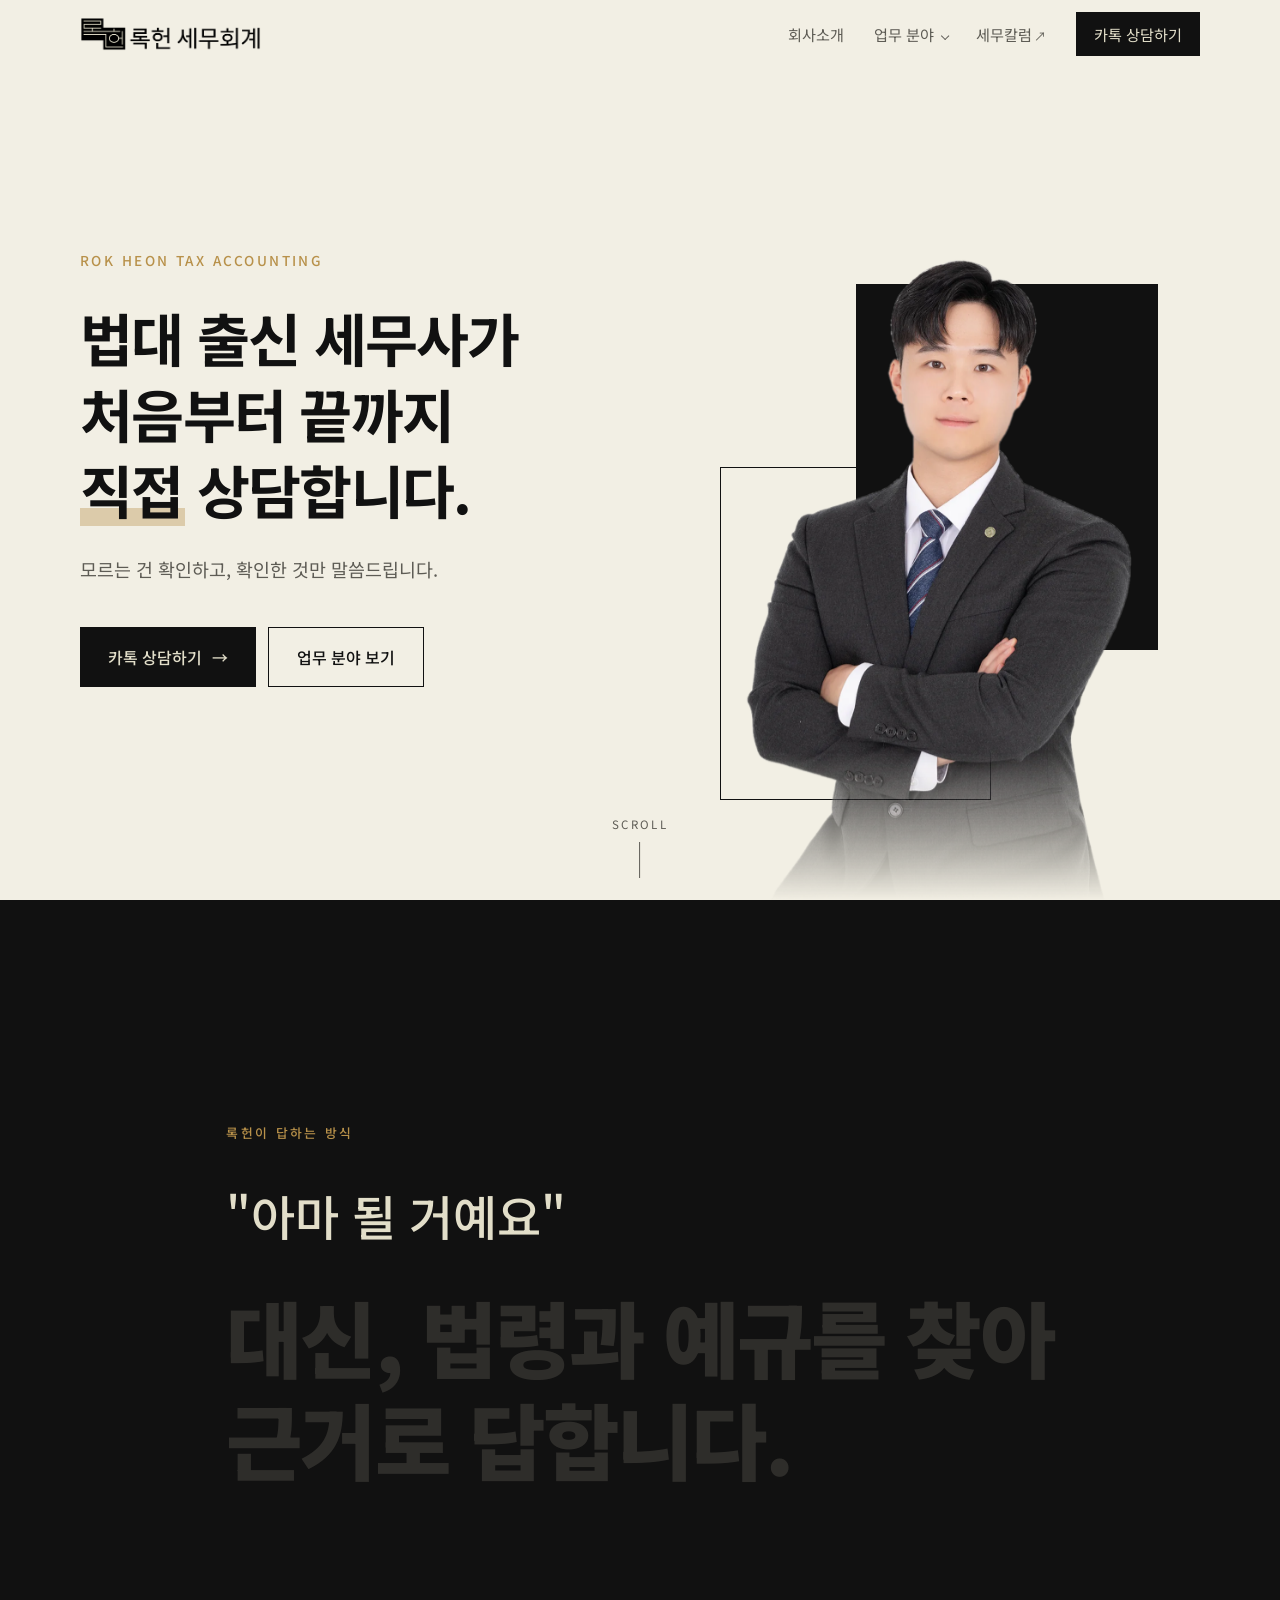
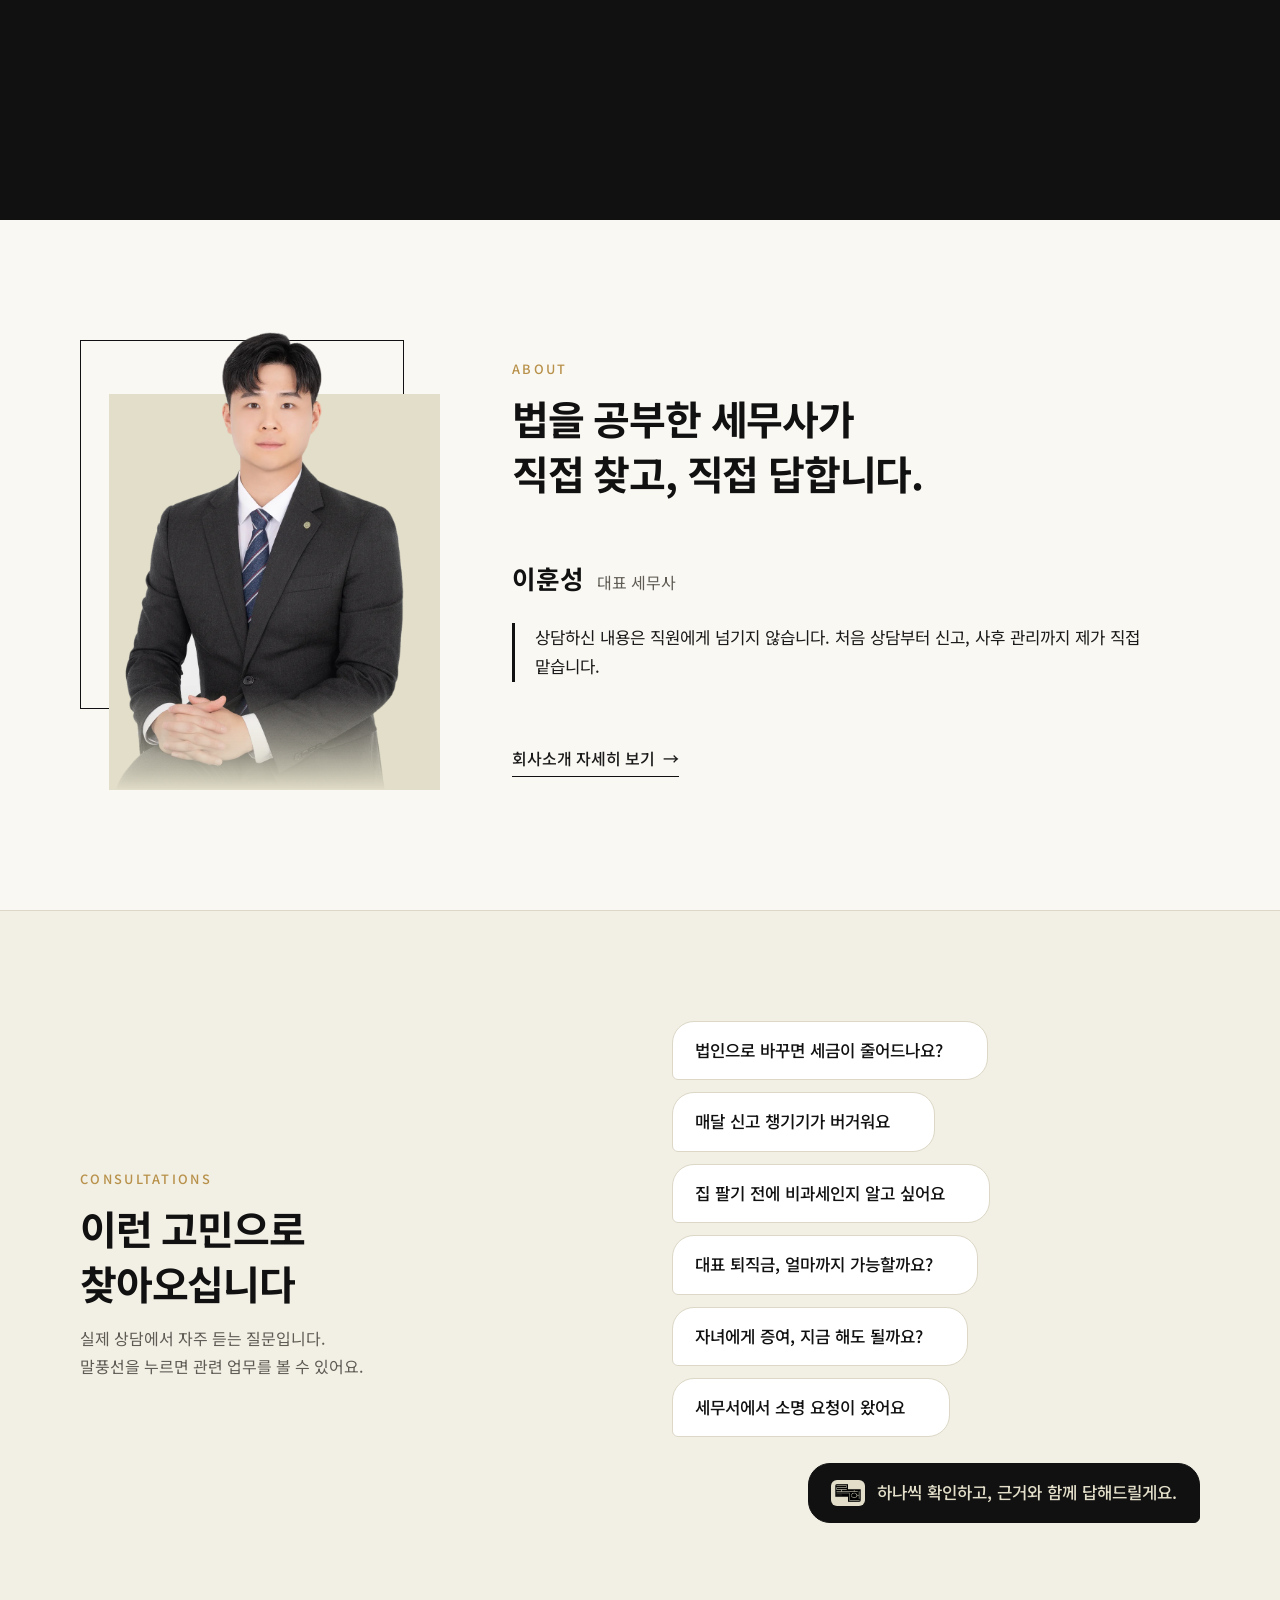
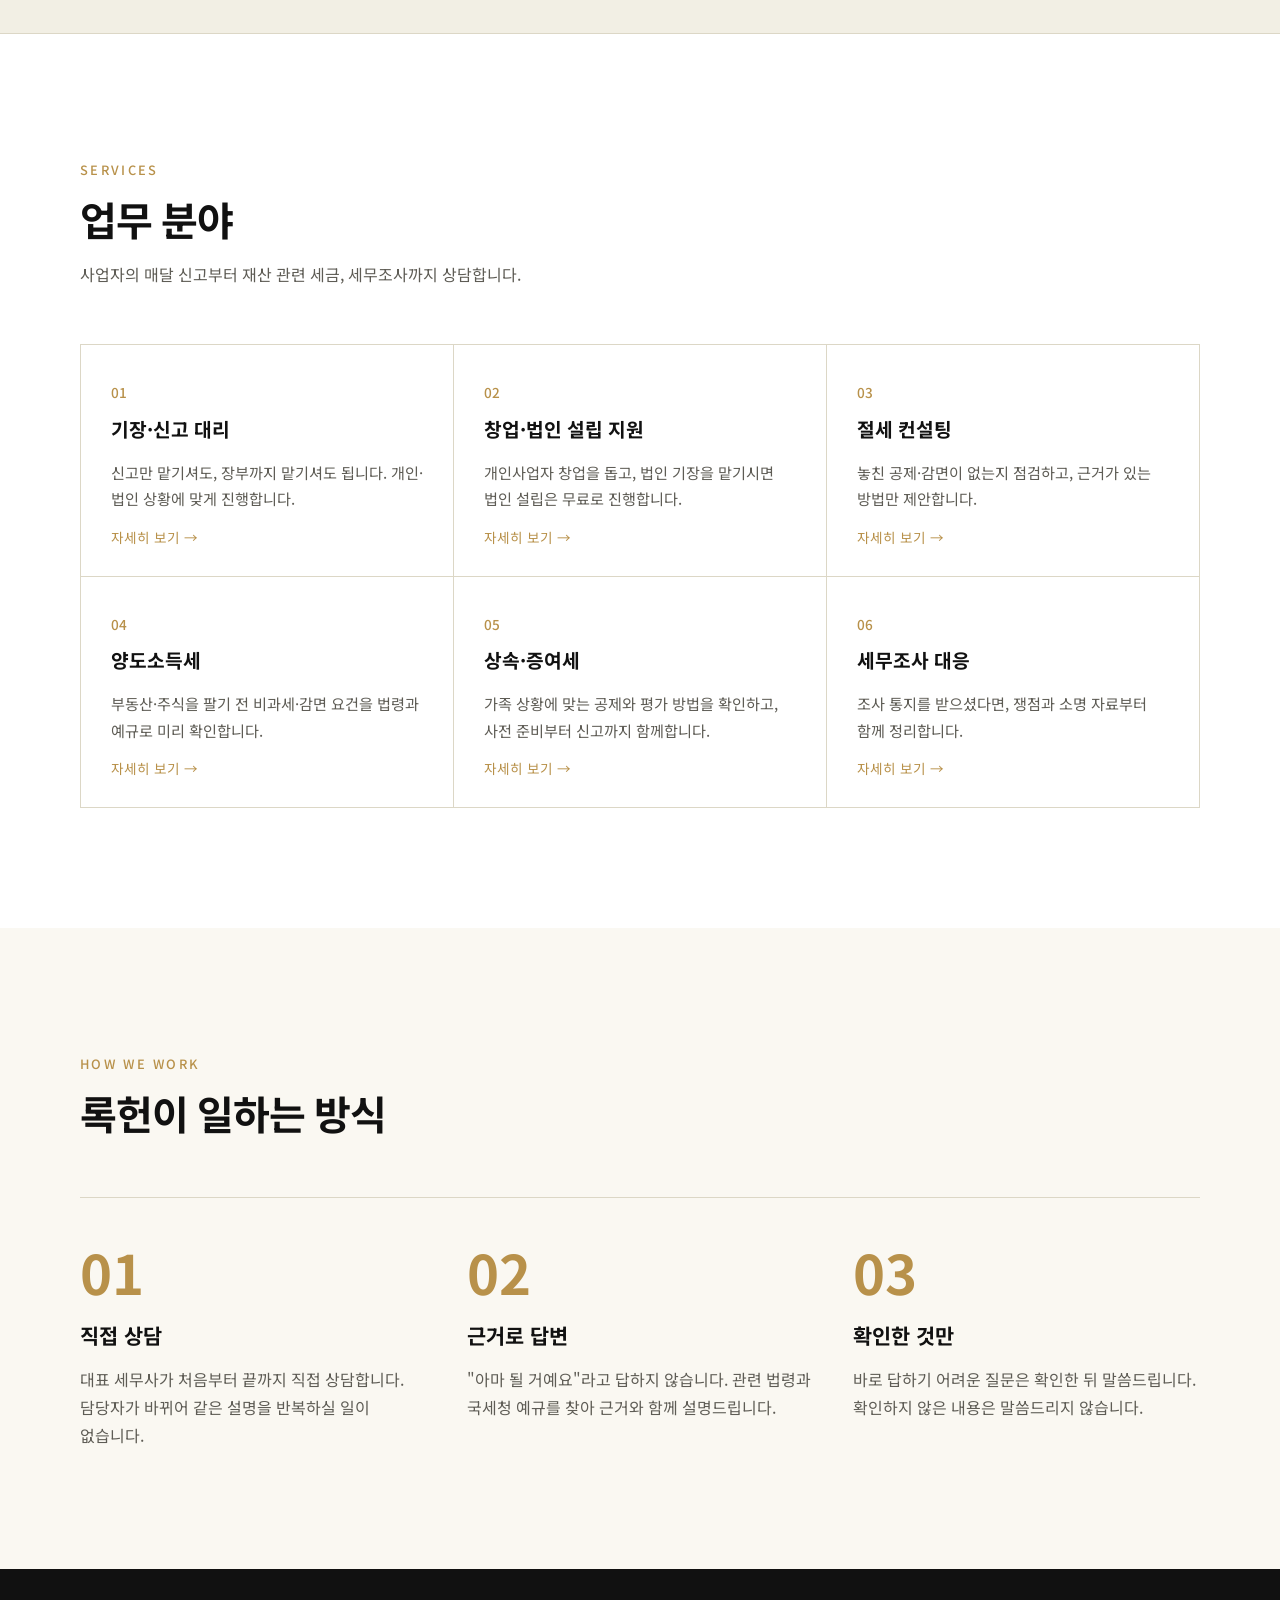
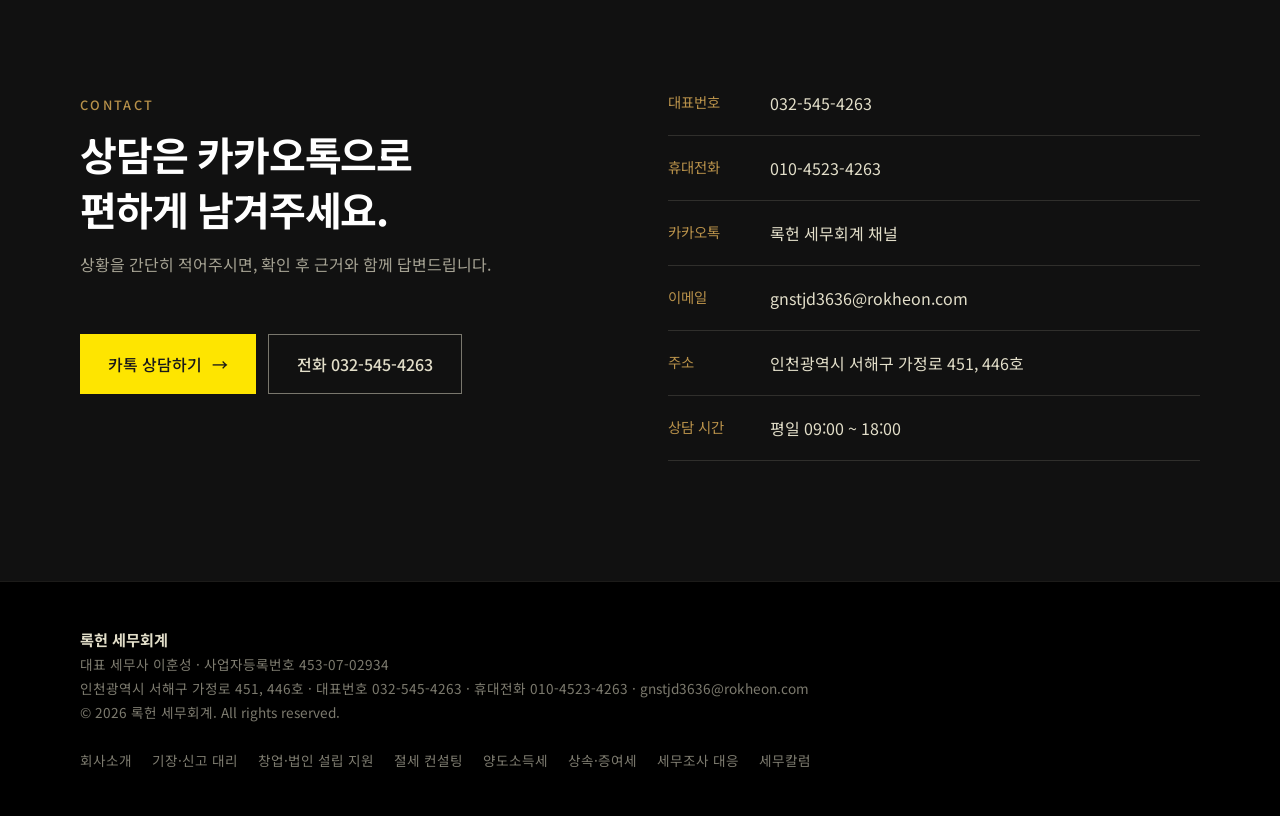
<file: index.html>
<!doctype html>
<html lang="ko">
<head>
<meta charset="utf-8">
<meta name="viewport" content="width=device-width, initial-scale=1">
<title>록헌 세무회계 | 인천 서해구 세무사 이훈성</title>
<meta name="description" content="인천 서해구 록헌 세무회계. 법대 출신 세무사가 처음부터 끝까지 직접 상담합니다. 법령과 예규를 근거로 답합니다.">
<link rel="canonical" href="http://rokheon.com/">
<meta property="og:type" content="website">
<meta property="og:site_name" content="록헌 세무회계">
<meta property="og:locale" content="ko_KR">
<meta property="og:url" content="http://rokheon.com/">
<meta property="og:title" content="록헌 세무회계 | 인천 서해구 세무사 이훈성">
<meta property="og:description" content="인천 서해구 록헌 세무회계. 법대 출신 세무사가 처음부터 끝까지 직접 상담합니다. 법령과 예규를 근거로 답합니다.">
<meta property="og:image" content="http://rokheon.com/%EC%9D%B4%EB%AF%B8%EC%A7%80/%EA%B3%B5%EC%9C%A0%EC%9D%B4%EB%AF%B8%EC%A7%80.jpg">
<meta property="og:image:width" content="1200">
<meta property="og:image:height" content="630">
<meta property="og:image:alt" content="록헌 세무회계 대표 세무사 이훈성">
<meta name="twitter:card" content="summary_large_image">
<script type="application/ld+json">{"@context":"https://schema.org","@type":"AccountingService","name":"록헌 세무회계","url":"http://rokheon.com/","image":"http://rokheon.com/%EC%9D%B4%EB%AF%B8%EC%A7%80/%EA%B3%B5%EC%9C%A0%EC%9D%B4%EB%AF%B8%EC%A7%80.jpg","logo":"http://rokheon.com/%EC%9D%B4%EB%AF%B8%EC%A7%80/%EB%A1%9C%EA%B3%A0_%EA%B3%A8%EB%93%9C.png","telephone":"+82-32-545-4263","email":"gnstjd3636@rokheon.com","address":{"@type":"PostalAddress","addressCountry":"KR","addressRegion":"인천광역시","addressLocality":"서해구","streetAddress":"가정로 451, 446호"},"openingHoursSpecification":{"@type":"OpeningHoursSpecification","dayOfWeek":["Monday","Tuesday","Wednesday","Thursday","Friday"],"opens":"09:00","closes":"18:00"},"founder":{"@type":"Person","name":"이훈성","jobTitle":"대표 세무사"},"sameAs":["https://blog.naver.com/rokheontax","https://www.youtube.com/channel/UC6APMK1LwbIcdYDDVssYpdw","https://www.instagram.com/rokheontax","https://pf.kakao.com/_EGkQG"]}</script>
<link rel="icon" href="이미지/심볼.png">
<link rel="preconnect" href="https://fonts.googleapis.com">
<link rel="preconnect" href="https://fonts.gstatic.com" crossorigin>
<link href="https://fonts.googleapis.com/css2?family=Noto+Sans+KR:wght@400;500;700;900&display=swap" rel="stylesheet">
<link rel="stylesheet" href="css/style.css?v=43c97560">
<script>document.documentElement.classList.add('js');</script>
</head>
<body>

<!-- 이 파일은 build.py가 만든 결과물입니다. 직접 고치지 말고 build.py 또는 _원본을 고친 뒤 다시 실행하세요. -->
<header class="site">
  <div class="wrap nav">
    <a href="index.html" class="logo"><img src="이미지/로고_가로.png" alt="록헌 세무회계"></a>
    <button class="burger" aria-label="메뉴 열기" aria-expanded="false"><i></i></button>
    <nav class="menu">
      <a href="about.html">회사소개</a>
      <div class="dd">
        <button class="dd-btn" aria-expanded="false">업무 분야<span class="chev"></span></button>
        <div class="dd-panel">
          <a href="services/bookkeeping.html">기장·신고 대리 <span>→</span></a>
          <a href="services/startup.html">창업·법인 설립 지원 <span>→</span></a>
          <a href="services/tax-planning.html">절세 컨설팅 <span>→</span></a>
          <a href="services/capital-gains.html">양도소득세 <span>→</span></a>
          <a href="services/inheritance-gift.html">상속·증여세 <span>→</span></a>
          <a href="services/tax-audit.html">세무조사 대응 <span>→</span></a>
        </div>
      </div>
      <a href="https://blog.naver.com/PostList.naver?blogId=rokheontax&amp;from=postList&amp;categoryNo=3" target="_blank" rel="noopener">세무칼럼<span class="ext">↗</span></a>
      <a href="https://pf.kakao.com/_EGkQG/chat" target="_blank" rel="noopener" class="cta">카톡 상담하기</a>
    </nav>
  </div>
  <div class="progress"></div>
</header>

<main>
  <!-- 1. 메인 -->
  <div class="hero">
    <div class="wrap">
      <div class="hero-text">
        <p class="eyebrow fade-in" style="--d:.1s">ROK HEON TAX ACCOUNTING</p>
        <h1>
          <span class="line"><span style="--d:.2s">법대 출신 세무사가</span></span>
          <span class="line"><span style="--d:.35s">처음부터 끝까지</span></span>
          <span class="line"><span style="--d:.5s"><em>직접</em> 상담합니다.</span></span>
        </h1>
        <p class="sub fade-in" style="--d:.9s">모르는 건 확인하고, 확인한 것만 말씀드립니다.</p>
        <div class="btns fade-in" style="--d:1.1s">
          <a href="https://pf.kakao.com/_EGkQG/chat" target="_blank" rel="noopener" class="btn btn-dark">카톡 상담하기 <span class="arr">→</span></a>
          <a href="#services" class="btn btn-line">업무 분야 보기</a>
        </div>
      </div>
      <div class="hero-visual">
        <div class="blk blk-a"></div>
        <div class="blk blk-b"></div>
        <div class="person"><img src="이미지/대표_메인.webp" alt="록헌 세무회계 대표 세무사 이훈성"></div>
      </div>
    </div>
    <div class="scroll-hint">SCROLL<i></i></div>
  </div>

  <!-- 2. 원칙 문장 — 스크롤하면 한 단어씩 채워짐 -->
  <div class="statement" id="statement">
    <div class="sticky">
      <div class="wrap">
        <small>록헌이 답하는 방식</small><br>
        <span class="maybe">"아마 될 거예요"</span>
        <p class="big">
          <span class="w">대신,</span> <span class="w gold">법령</span><span class="w">과</span> <span class="w gold">예규</span><span class="w">를</span> <span class="w">찾아</span><br>
          <span class="w">근거로</span> <span class="w">답합니다.</span>
        </p>
        <p class="after">감으로 하는 답변 대신, 조문과 국세청 해석 사례를 직접 찾아 확인한 내용만 말씀드립니다.</p>
      </div>
    </div>
  </div>

  <!-- 3. 대표 소개 (요약) -->
  <section class="sec">
    <div class="wrap">
      <div class="about">
        <div class="about-visual" data-reveal>
          <div class="frame-line"></div>
          <div class="frame"></div>
          <img src="이미지/대표_소개.webp" alt="대표 세무사 이훈성">
        </div>
        <div>
          <div class="sec-head" data-reveal>
            <small>ABOUT</small>
            <h2>법을 공부한 세무사가<br>직접 찾고, 직접 답합니다.</h2>
          </div>
          <h3 data-reveal>이훈성 <span>대표 세무사</span></h3>
          <p class="quote" data-reveal style="--d:.1s">상담하신 내용은 직원에게 넘기지 않습니다. 처음 상담부터 신고, 사후 관리까지 제가 직접 맡습니다.</p>
          <a href="about.html" class="more" data-reveal style="--d:.2s">회사소개 자세히 보기 <span class="arr">→</span></a>
        </div>
      </div>
    </div>
  </section>

  <!-- 이런 고민으로 찾아오십니다 — 메신저 대화처럼 하나씩 나타나는 말풍선 (질문 목록은 build.py WORRIES) -->
  <section class="worries" aria-labelledby="worries-title">
    <div class="wrap worries-grid">
      <div class="sec-head" data-reveal>
        <small>CONSULTATIONS</small>
        <h2 id="worries-title">이런 고민으로<br>찾아오십니다</h2>
        <p>실제 상담에서 자주 듣는 질문입니다.<br>말풍선을 누르면 관련 업무를 볼 수 있어요.</p>
      </div>
      <div class="chat">
        <a class="msg" href="services/startup.html" data-reveal style="--d:0.00s">법인으로 바꾸면 세금이 줄어드나요?</a>
        <a class="msg" href="services/bookkeeping.html" data-reveal style="--d:0.12s">매달 신고 챙기기가 버거워요</a>
        <a class="msg" href="services/capital-gains.html" data-reveal style="--d:0.24s">집 팔기 전에 비과세인지 알고 싶어요</a>
        <a class="msg" href="services/tax-planning.html" data-reveal style="--d:0.36s">대표 퇴직금, 얼마까지 가능할까요?</a>
        <a class="msg" href="services/inheritance-gift.html" data-reveal style="--d:0.48s">자녀에게 증여, 지금 해도 될까요?</a>
        <a class="msg" href="services/tax-audit.html" data-reveal style="--d:0.60s">세무서에서 소명 요청이 왔어요</a>
        <p class="msg me" data-reveal style="--d:0.82s"><img src="이미지/심볼.png" alt="록헌">하나씩 확인하고, 근거와 함께 답해드릴게요.</p>
      </div>
    </div>
  </section>

  <!-- 4. 업무 분야 -->
  <section id="services" class="sec bg-white">
    <div class="wrap">
      <div class="sec-head" data-reveal>
        <small>SERVICES</small>
        <h2>업무 분야</h2>
        <p>사업자의 매달 신고부터 재산 관련 세금, 세무조사까지 상담합니다.</p>
      </div>
      <div class="cards">
        <a class="card" href="services/bookkeeping.html" data-reveal style="--d:0.00s"><div class="num">01</div><h4>기장·신고 대리</h4><p>신고만 맡기셔도, 장부까지 맡기셔도 됩니다. 개인·법인 상황에 맞게 진행합니다.</p><span class="go">자세히 보기 <span class="arr">→</span></span></a>
        <a class="card" href="services/startup.html" data-reveal style="--d:0.08s"><div class="num">02</div><h4>창업·법인 설립 지원</h4><p>개인사업자 창업을 돕고, 법인 기장을 맡기시면 법인 설립은 무료로 진행합니다.</p><span class="go">자세히 보기 <span class="arr">→</span></span></a>
        <a class="card" href="services/tax-planning.html" data-reveal style="--d:0.16s"><div class="num">03</div><h4>절세 컨설팅</h4><p>놓친 공제·감면이 없는지 점검하고, 근거가 있는 방법만 제안합니다.</p><span class="go">자세히 보기 <span class="arr">→</span></span></a>
        <a class="card" href="services/capital-gains.html" data-reveal style="--d:0.24s"><div class="num">04</div><h4>양도소득세</h4><p>부동산·주식을 팔기 전 비과세·감면 요건을 법령과 예규로 미리 확인합니다.</p><span class="go">자세히 보기 <span class="arr">→</span></span></a>
        <a class="card" href="services/inheritance-gift.html" data-reveal style="--d:0.32s"><div class="num">05</div><h4>상속·증여세</h4><p>가족 상황에 맞는 공제와 평가 방법을 확인하고, 사전 준비부터 신고까지 함께합니다.</p><span class="go">자세히 보기 <span class="arr">→</span></span></a>
        <a class="card" href="services/tax-audit.html" data-reveal style="--d:0.40s"><div class="num">06</div><h4>세무조사 대응</h4><p>조사 통지를 받으셨다면, 쟁점과 소명 자료부터 함께 정리합니다.</p><span class="go">자세히 보기 <span class="arr">→</span></span></a>
      </div>
    </div>
  </section>

  <!-- 5. 일하는 방식 -->
  <section class="sec">
    <div class="wrap">
      <div class="sec-head" data-reveal>
        <small>HOW WE WORK</small>
        <h2>록헌이 일하는 방식</h2>
      </div>
      <div class="steps">
        <div class="step" data-reveal style="--d:0.00s"><div class="n">01</div><b>직접 상담</b><p>대표 세무사가 처음부터 끝까지 직접 상담합니다. 담당자가 바뀌어 같은 설명을 반복하실 일이 없습니다.</p></div>
        <div class="step" data-reveal style="--d:0.12s"><div class="n">02</div><b>근거로 답변</b><p>&quot;아마 될 거예요&quot;라고 답하지 않습니다. 관련 법령과 국세청 예규를 찾아 근거와 함께 설명드립니다.</p></div>
        <div class="step" data-reveal style="--d:0.24s"><div class="n">03</div><b>확인한 것만</b><p>바로 답하기 어려운 질문은 확인한 뒤 말씀드립니다. 확인하지 않은 내용은 말씀드리지 않습니다.</p></div>
      </div>
    </div>
  </section>

  <!-- 6. 상담 안내 -->
  <section id="contact" class="sec contact">
    <div class="wrap">
      <div class="contact-grid">
        <div data-reveal>
          <div class="sec-head">
            <small>CONTACT</small>
            <h2>상담은 카카오톡으로<br>편하게 남겨주세요.</h2>
            <p>상황을 간단히 적어주시면, 확인 후 근거와 함께 답변드립니다.</p>
          </div>
          <div class="btns">
            <a href="https://pf.kakao.com/_EGkQG/chat" target="_blank" rel="noopener" class="btn btn-kakao">카톡 상담하기 <span class="arr">→</span></a>
            <a href="tel:0325454263" class="btn btn-cream-line">전화 032-545-4263</a>
          </div>
        </div>
        <div data-reveal style="--d:.15s">
          <dl class="info">
            <div><dt>대표번호</dt><dd><a href="tel:0325454263">032-545-4263</a></dd></div>
            <div><dt>휴대전화</dt><dd><a href="tel:01045234263">010-4523-4263</a></dd></div>
            <div><dt>카카오톡</dt><dd><a href="https://pf.kakao.com/_EGkQG/chat" target="_blank" rel="noopener">록헌 세무회계 채널</a></dd></div>
            <div><dt>이메일</dt><dd><a href="mailto:gnstjd3636@rokheon.com">gnstjd3636@rokheon.com</a></dd></div>
            <div><dt>주소</dt><dd>인천광역시 서해구 가정로 451, 446호</dd></div>
            <div><dt>상담 시간</dt><dd>평일 09:00 ~ 18:00</dd></div>
          </dl>
        </div>
      </div>
    </div>
  </section>

</main>

<footer class="site">
  <div class="wrap">
    <div>
      <b>록헌 세무회계</b><br>
      대표 세무사 이훈성 · 사업자등록번호 453-07-02934<br>
      인천광역시 서해구 가정로 451, 446호 · 대표번호 032-545-4263 · 휴대전화 010-4523-4263 · gnstjd3636@rokheon.com<br>
      © 2026 록헌 세무회계. All rights reserved.
    </div>
    <nav>
      <a href="about.html">회사소개</a><a href="services/bookkeeping.html">기장·신고 대리</a><a href="services/startup.html">창업·법인 설립 지원</a><a href="services/tax-planning.html">절세 컨설팅</a><a href="services/capital-gains.html">양도소득세</a><a href="services/inheritance-gift.html">상속·증여세</a><a href="services/tax-audit.html">세무조사 대응</a><a href="https://blog.naver.com/PostList.naver?blogId=rokheontax&amp;from=postList&amp;categoryNo=3" target="_blank" rel="noopener">세무칼럼</a>
    </nav>
  </div>
</footer>

<div class="mbar">
  <a href="tel:0325454263" class="tel">전화하기</a>
  <a href="https://pf.kakao.com/_EGkQG/chat" target="_blank" rel="noopener" class="kakao">카톡 상담하기</a>
</div>

<script src="js/main.js?v=a6a54448"></script>
</body>
</html>
</file>
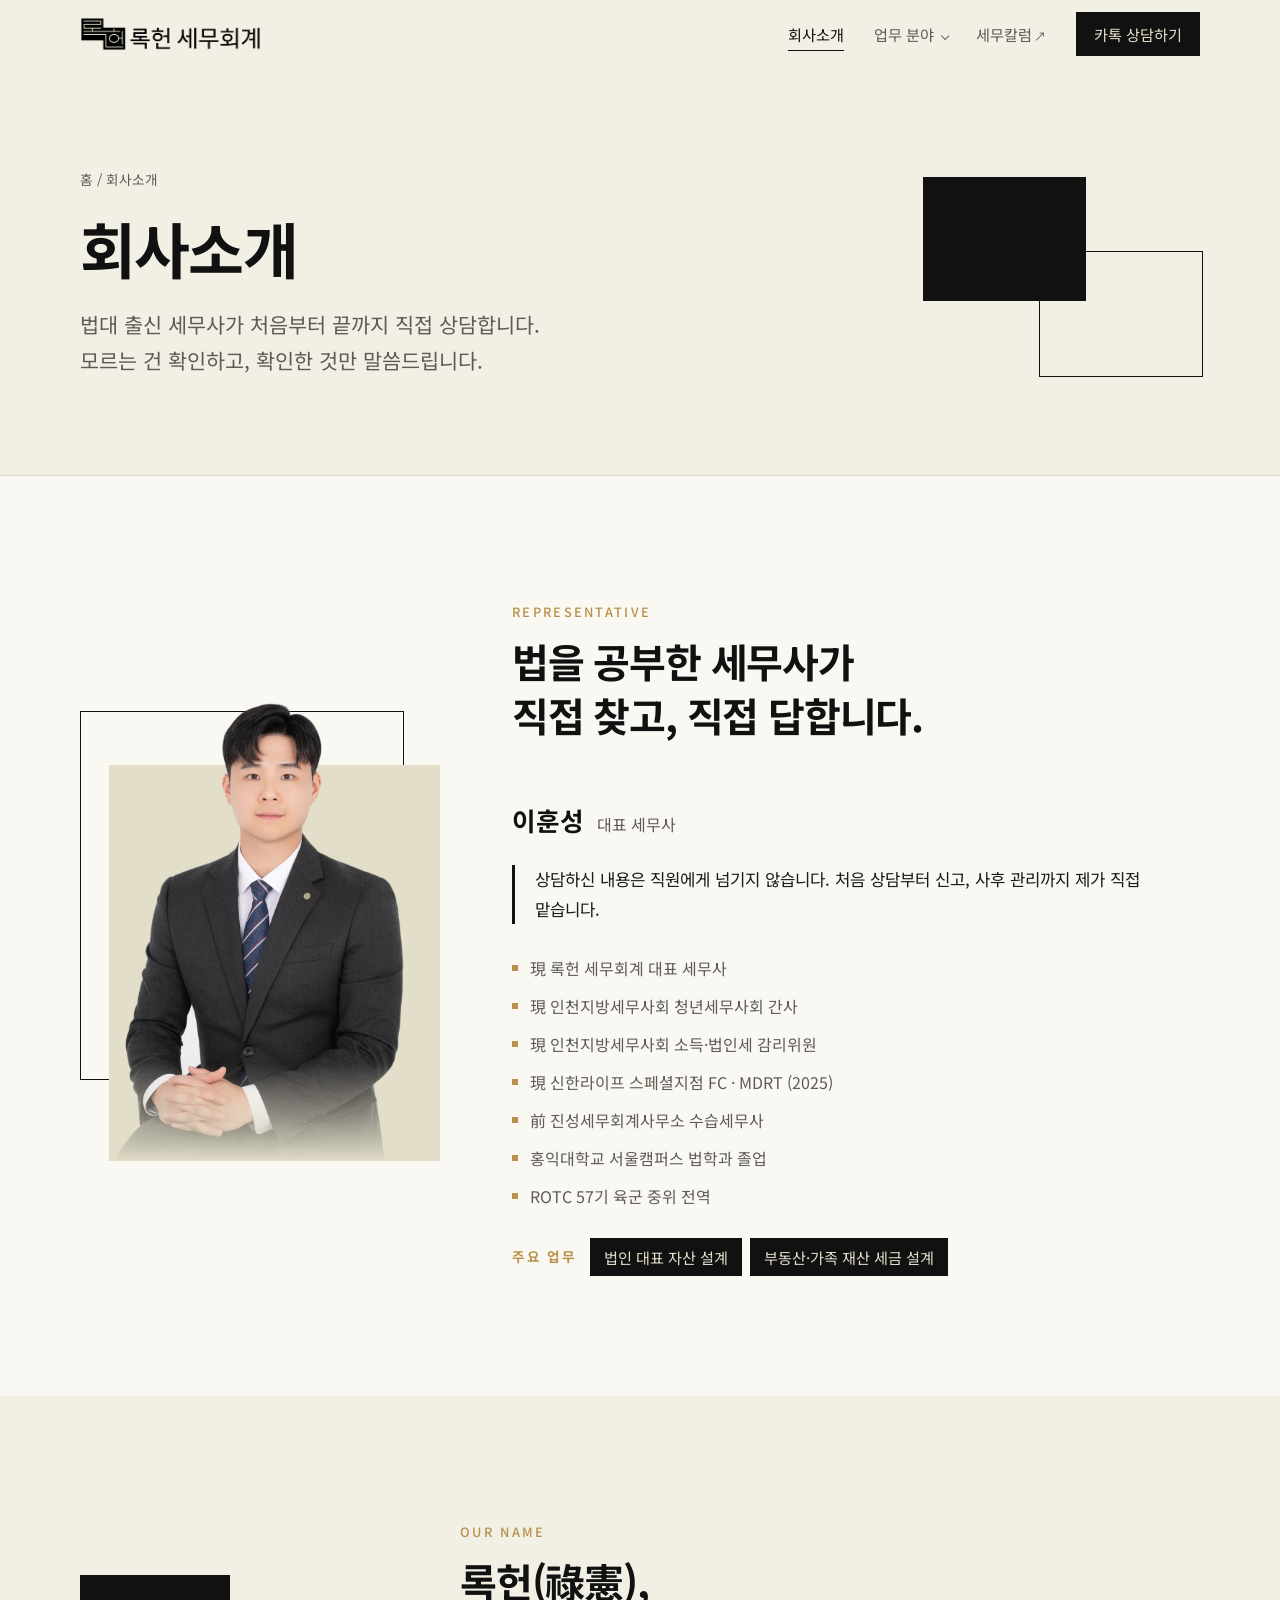
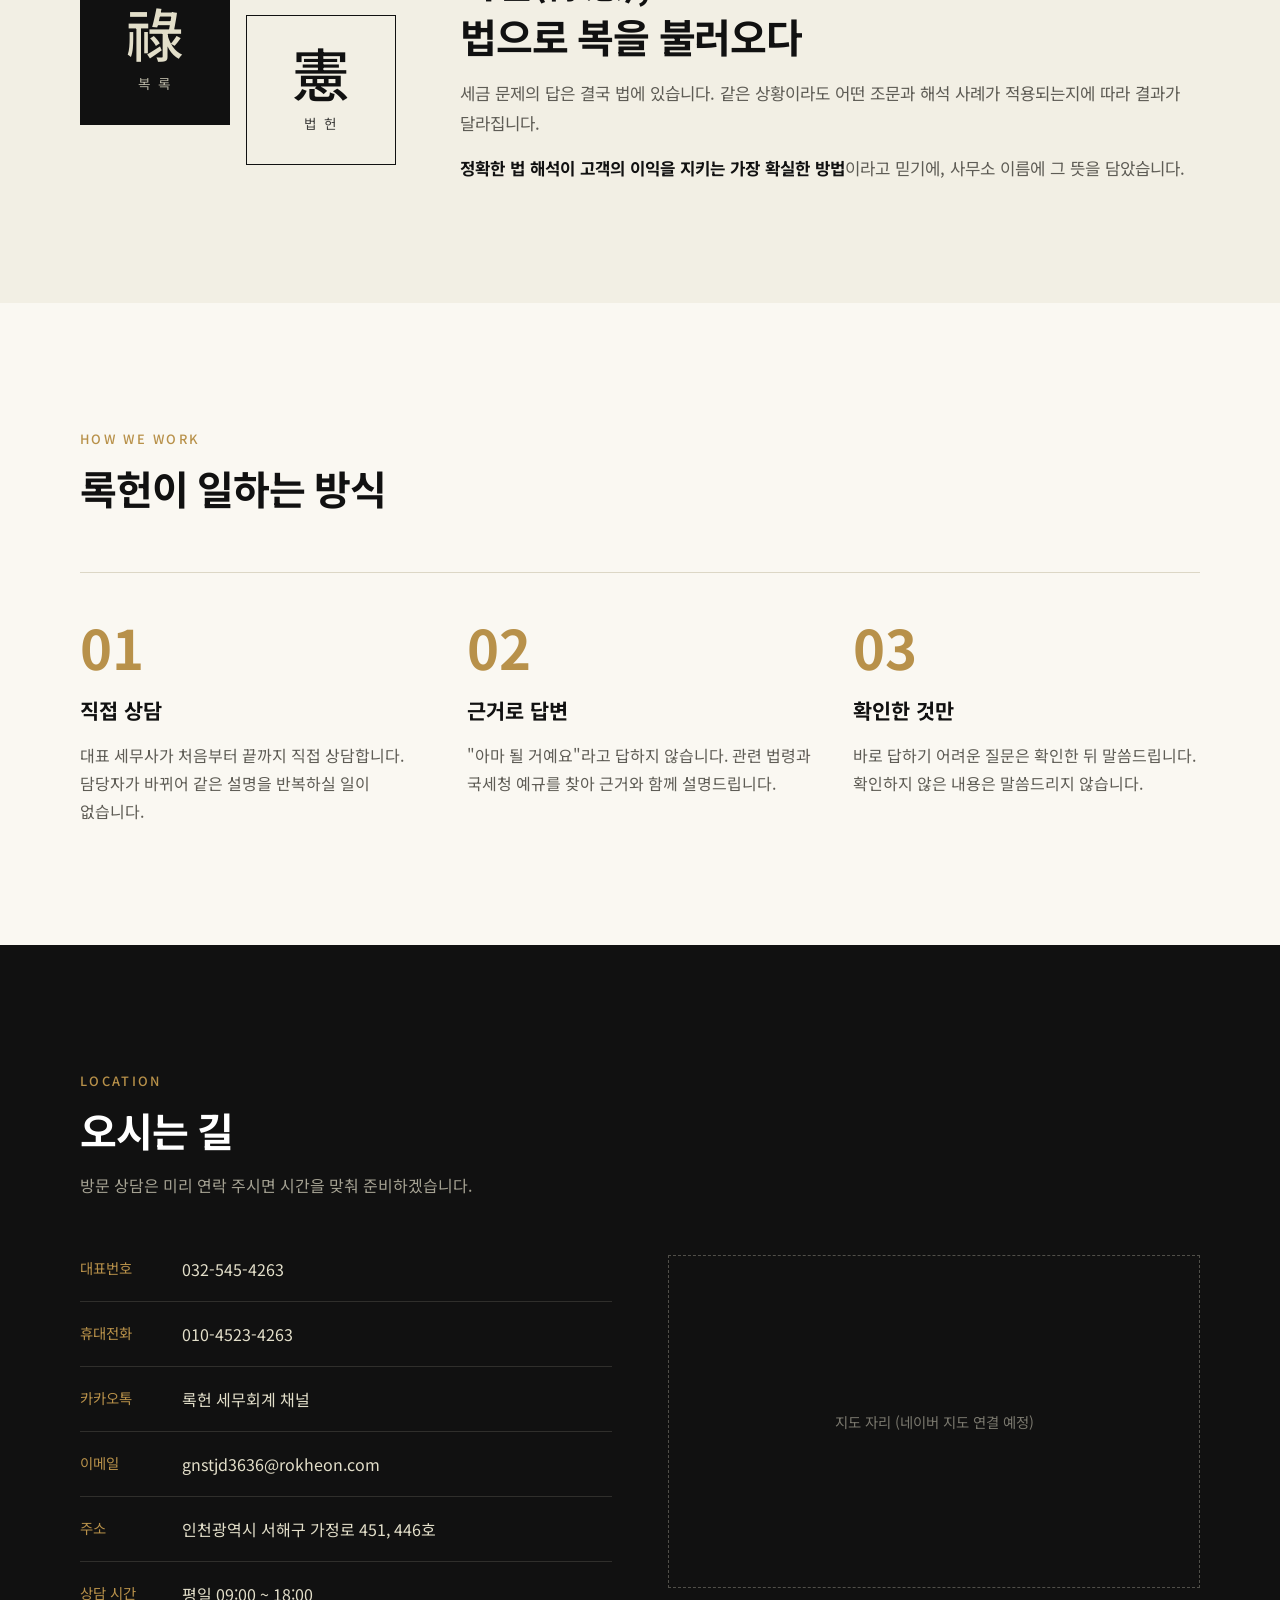
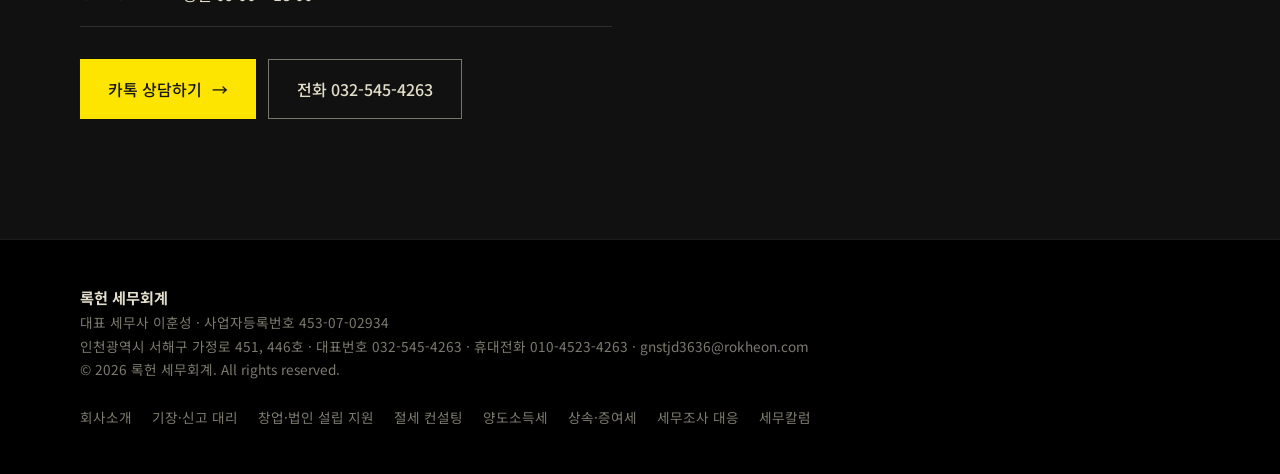
<file: about.html>
<!doctype html>
<html lang="ko">
<head>
<meta charset="utf-8">
<meta name="viewport" content="width=device-width, initial-scale=1">
<title>회사소개 | 인천 서해구 세무사 록헌 세무회계</title>
<meta name="description" content="록헌 세무회계 대표 세무사 이훈성 소개, 일하는 방식, 오시는 길.">
<link rel="canonical" href="http://rokheon.com/about.html">
<meta property="og:type" content="website">
<meta property="og:site_name" content="록헌 세무회계">
<meta property="og:locale" content="ko_KR">
<meta property="og:url" content="http://rokheon.com/about.html">
<meta property="og:title" content="회사소개 | 인천 서해구 세무사 록헌 세무회계">
<meta property="og:description" content="록헌 세무회계 대표 세무사 이훈성 소개, 일하는 방식, 오시는 길.">
<meta property="og:image" content="http://rokheon.com/%EC%9D%B4%EB%AF%B8%EC%A7%80/%EA%B3%B5%EC%9C%A0%EC%9D%B4%EB%AF%B8%EC%A7%80.jpg">
<meta property="og:image:width" content="1200">
<meta property="og:image:height" content="630">
<meta property="og:image:alt" content="록헌 세무회계 대표 세무사 이훈성">
<meta name="twitter:card" content="summary_large_image">
<link rel="icon" href="이미지/심볼.png">
<link rel="preconnect" href="https://fonts.googleapis.com">
<link rel="preconnect" href="https://fonts.gstatic.com" crossorigin>
<link href="https://fonts.googleapis.com/css2?family=Noto+Sans+KR:wght@400;500;700;900&display=swap" rel="stylesheet">
<link rel="stylesheet" href="css/style.css?v=43c97560">
<script>document.documentElement.classList.add('js');</script>
</head>
<body>

<!-- 이 파일은 build.py가 만든 결과물입니다. 직접 고치지 말고 build.py 또는 _원본을 고친 뒤 다시 실행하세요. -->
<header class="site">
  <div class="wrap nav">
    <a href="index.html" class="logo"><img src="이미지/로고_가로.png" alt="록헌 세무회계"></a>
    <button class="burger" aria-label="메뉴 열기" aria-expanded="false"><i></i></button>
    <nav class="menu">
      <a href="about.html" class="on">회사소개</a>
      <div class="dd">
        <button class="dd-btn" aria-expanded="false">업무 분야<span class="chev"></span></button>
        <div class="dd-panel">
          <a href="services/bookkeeping.html">기장·신고 대리 <span>→</span></a>
          <a href="services/startup.html">창업·법인 설립 지원 <span>→</span></a>
          <a href="services/tax-planning.html">절세 컨설팅 <span>→</span></a>
          <a href="services/capital-gains.html">양도소득세 <span>→</span></a>
          <a href="services/inheritance-gift.html">상속·증여세 <span>→</span></a>
          <a href="services/tax-audit.html">세무조사 대응 <span>→</span></a>
        </div>
      </div>
      <a href="https://blog.naver.com/PostList.naver?blogId=rokheontax&amp;from=postList&amp;categoryNo=3" target="_blank" rel="noopener">세무칼럼<span class="ext">↗</span></a>
      <a href="https://pf.kakao.com/_EGkQG/chat" target="_blank" rel="noopener" class="cta">카톡 상담하기</a>
    </nav>
  </div>
  <div class="progress"></div>
</header>

<main>
  <div class="page-hero">
    <div class="wrap">
      <p class="crumb fade-in"><a href="index.html">홈</a> / 회사소개</p>
      <h1><span class="line"><span style="--d:.1s">회사소개</span></span></h1>
      <p class="lead fade-in" style="--d:.4s">법대 출신 세무사가 처음부터 끝까지 직접 상담합니다.<br>모르는 건 확인하고, 확인한 것만 말씀드립니다.</p>
    </div>
    <div class="deco" aria-hidden="true"></div>
  </div>

  <!-- 대표 세무사 -->
  <section class="sec">
    <div class="wrap">
      <div class="about">
        <div class="about-visual" data-reveal>
          <div class="frame-line"></div>
          <div class="frame"></div>
          <img src="이미지/대표_소개.webp" alt="대표 세무사 이훈성">
        </div>
        <div>
          <div class="sec-head" data-reveal>
            <small>REPRESENTATIVE</small>
            <h2>법을 공부한 세무사가<br>직접 찾고, 직접 답합니다.</h2>
          </div>
          <h3 data-reveal>이훈성 <span>대표 세무사</span></h3>
          <p class="quote" data-reveal style="--d:.1s">상담하신 내용은 직원에게 넘기지 않습니다. 처음 상담부터 신고, 사후 관리까지 제가 직접 맡습니다.</p>
          <ul class="career">
            <li data-reveal style="--d:0.10s">現 록헌 세무회계 대표 세무사</li>
            <li data-reveal style="--d:0.16s">現 인천지방세무사회 청년세무사회 간사</li>
            <li data-reveal style="--d:0.22s">現 인천지방세무사회 소득·법인세 감리위원</li>
            <li data-reveal style="--d:0.28s">現 신한라이프 스페셜지점 FC · MDRT (2025)</li>
            <li data-reveal style="--d:0.34s">前 진성세무회계사무소 수습세무사</li>
            <li data-reveal style="--d:0.40s">홍익대학교 서울캠퍼스 법학과 졸업</li>
            <li data-reveal style="--d:0.46s">ROTC 57기 육군 중위 전역</li>
          </ul>
          <p class="field" data-reveal style="--d:.5s"><b>주요 업무</b><span>법인 대표 자산 설계</span><span>부동산·가족 재산 세금 설계</span></p>
        </div>
      </div>
    </div>
  </section>

  <!-- 록헌의 의미 -->
  <section class="sec bg-cream">
    <div class="wrap">
      <div class="meaning">
        <div class="hanja" data-reveal aria-hidden="true">
          <div><b>祿</b><span>복 록</span></div>
          <div><b>憲</b><span>법 헌</span></div>
        </div>
        <div>
          <div class="sec-head" data-reveal style="margin-bottom:0">
            <small>OUR NAME</small>
            <h2>록헌(祿憲),<br>법으로 복을 불러오다</h2>
          </div>
          <p data-reveal style="--d:.1s">세금 문제의 답은 결국 법에 있습니다. 같은 상황이라도 어떤 조문과 해석 사례가 적용되는지에 따라 결과가 달라집니다.</p>
          <p data-reveal style="--d:.18s"><strong>정확한 법 해석이 고객의 이익을 지키는 가장 확실한 방법</strong>이라고 믿기에, 사무소 이름에 그 뜻을 담았습니다.</p>
        </div>
      </div>
    </div>
  </section>

  <!-- 일하는 방식 -->
  <section class="sec">
    <div class="wrap">
      <div class="sec-head" data-reveal>
        <small>HOW WE WORK</small>
        <h2>록헌이 일하는 방식</h2>
      </div>
      <div class="steps">
        <div class="step" data-reveal style="--d:0.00s"><div class="n">01</div><b>직접 상담</b><p>대표 세무사가 처음부터 끝까지 직접 상담합니다. 담당자가 바뀌어 같은 설명을 반복하실 일이 없습니다.</p></div>
        <div class="step" data-reveal style="--d:0.12s"><div class="n">02</div><b>근거로 답변</b><p>&quot;아마 될 거예요&quot;라고 답하지 않습니다. 관련 법령과 국세청 예규를 찾아 근거와 함께 설명드립니다.</p></div>
        <div class="step" data-reveal style="--d:0.24s"><div class="n">03</div><b>확인한 것만</b><p>바로 답하기 어려운 질문은 확인한 뒤 말씀드립니다. 확인하지 않은 내용은 말씀드리지 않습니다.</p></div>
      </div>
    </div>
  </section>

  <!-- 오시는 길 -->
  <section id="location" class="sec contact">
    <div class="wrap">
      <div class="sec-head" data-reveal>
        <small>LOCATION</small>
        <h2>오시는 길</h2>
        <p>방문 상담은 미리 연락 주시면 시간을 맞춰 준비하겠습니다.</p>
      </div>
      <div class="contact-grid">
        <div data-reveal>
          <dl class="info">
            <div><dt>대표번호</dt><dd><a href="tel:0325454263">032-545-4263</a></dd></div>
            <div><dt>휴대전화</dt><dd><a href="tel:01045234263">010-4523-4263</a></dd></div>
            <div><dt>카카오톡</dt><dd><a href="https://pf.kakao.com/_EGkQG/chat" target="_blank" rel="noopener">록헌 세무회계 채널</a></dd></div>
            <div><dt>이메일</dt><dd><a href="mailto:gnstjd3636@rokheon.com">gnstjd3636@rokheon.com</a></dd></div>
            <div><dt>주소</dt><dd>인천광역시 서해구 가정로 451, 446호</dd></div>
            <div><dt>상담 시간</dt><dd>평일 09:00 ~ 18:00</dd></div>
          </dl>
          <div class="btns" style="margin-top:32px">
            <a href="https://pf.kakao.com/_EGkQG/chat" target="_blank" rel="noopener" class="btn btn-kakao">카톡 상담하기 <span class="arr">→</span></a>
            <a href="tel:0325454263" class="btn btn-cream-line">전화 032-545-4263</a>
          </div>
        </div>
        <div class="map" data-reveal style="--d:.15s">지도 자리 (네이버 지도 연결 예정)</div>
      </div>
    </div>
  </section>

</main>

<footer class="site">
  <div class="wrap">
    <div>
      <b>록헌 세무회계</b><br>
      대표 세무사 이훈성 · 사업자등록번호 453-07-02934<br>
      인천광역시 서해구 가정로 451, 446호 · 대표번호 032-545-4263 · 휴대전화 010-4523-4263 · gnstjd3636@rokheon.com<br>
      © 2026 록헌 세무회계. All rights reserved.
    </div>
    <nav>
      <a href="about.html">회사소개</a><a href="services/bookkeeping.html">기장·신고 대리</a><a href="services/startup.html">창업·법인 설립 지원</a><a href="services/tax-planning.html">절세 컨설팅</a><a href="services/capital-gains.html">양도소득세</a><a href="services/inheritance-gift.html">상속·증여세</a><a href="services/tax-audit.html">세무조사 대응</a><a href="https://blog.naver.com/PostList.naver?blogId=rokheontax&amp;from=postList&amp;categoryNo=3" target="_blank" rel="noopener">세무칼럼</a>
    </nav>
  </div>
</footer>

<div class="mbar">
  <a href="tel:0325454263" class="tel">전화하기</a>
  <a href="https://pf.kakao.com/_EGkQG/chat" target="_blank" rel="noopener" class="kakao">카톡 상담하기</a>
</div>

<script src="js/main.js?v=a6a54448"></script>
</body>
</html>
</file>
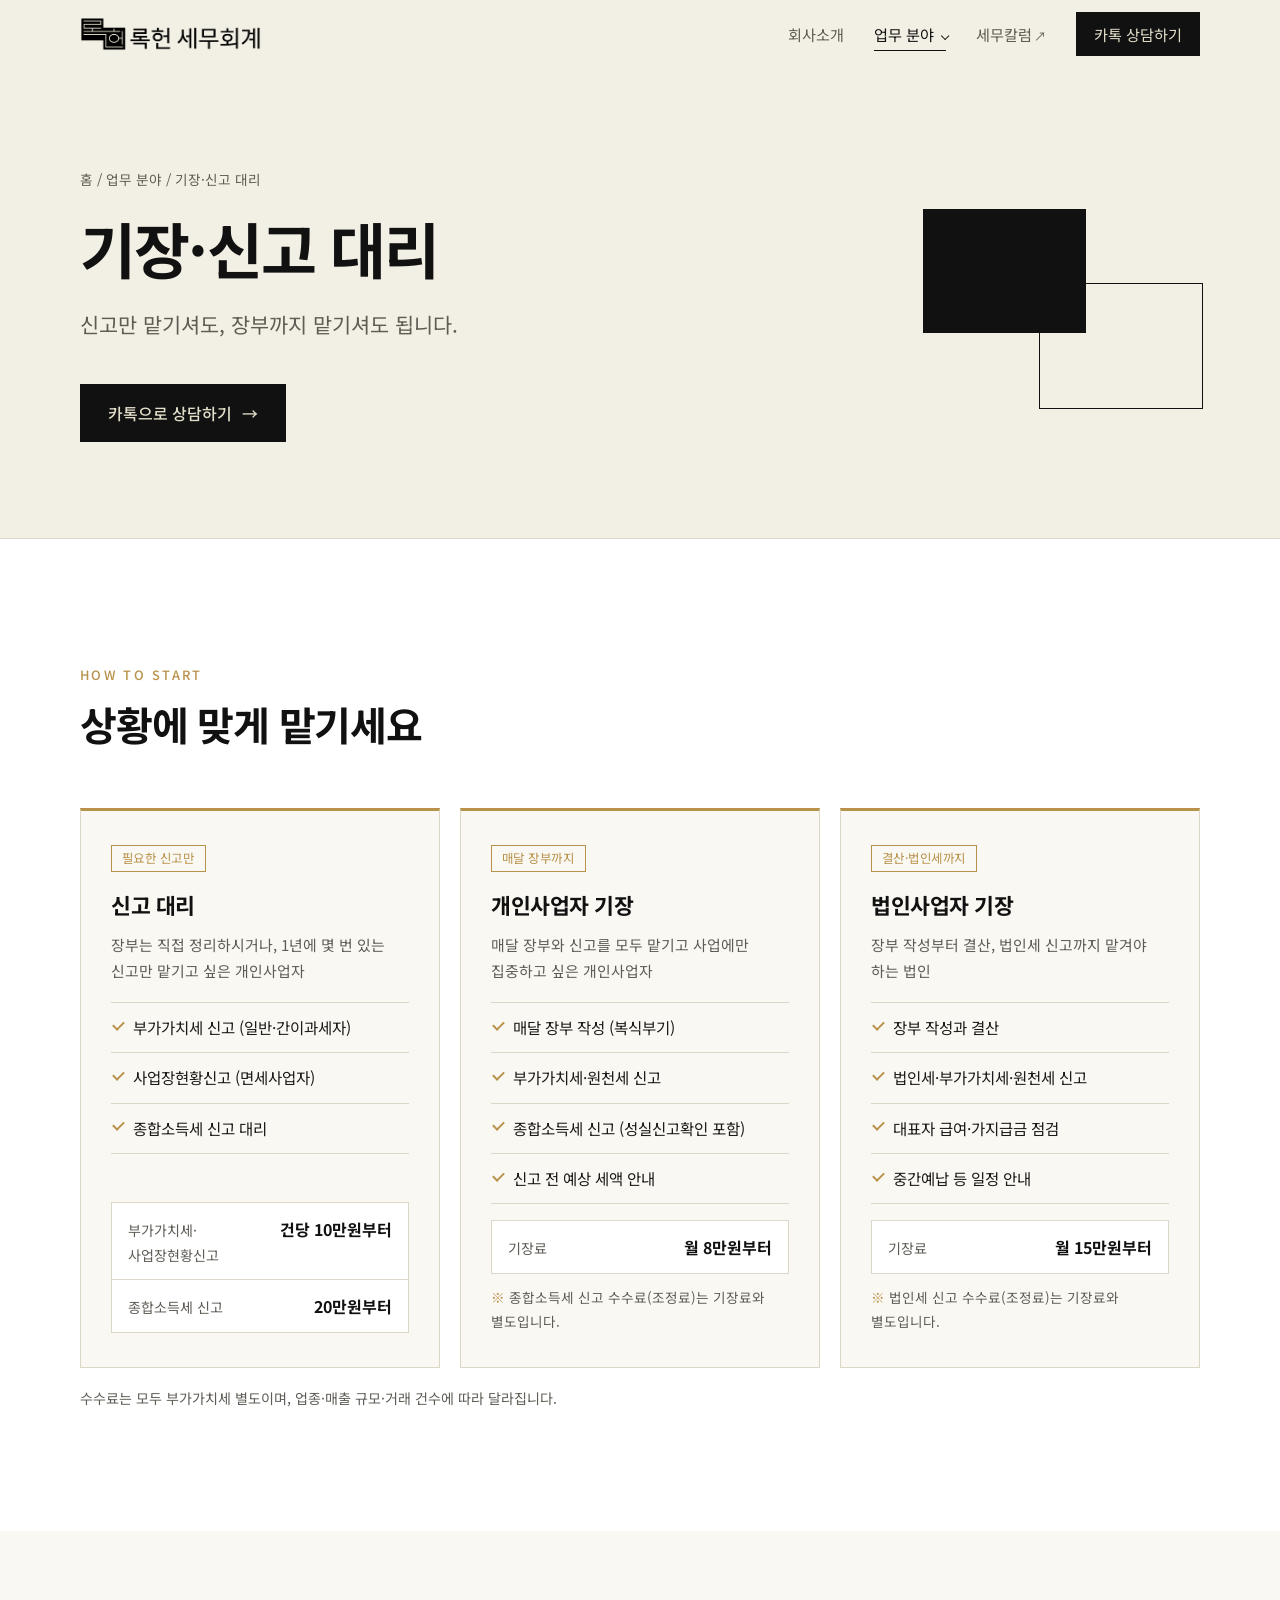
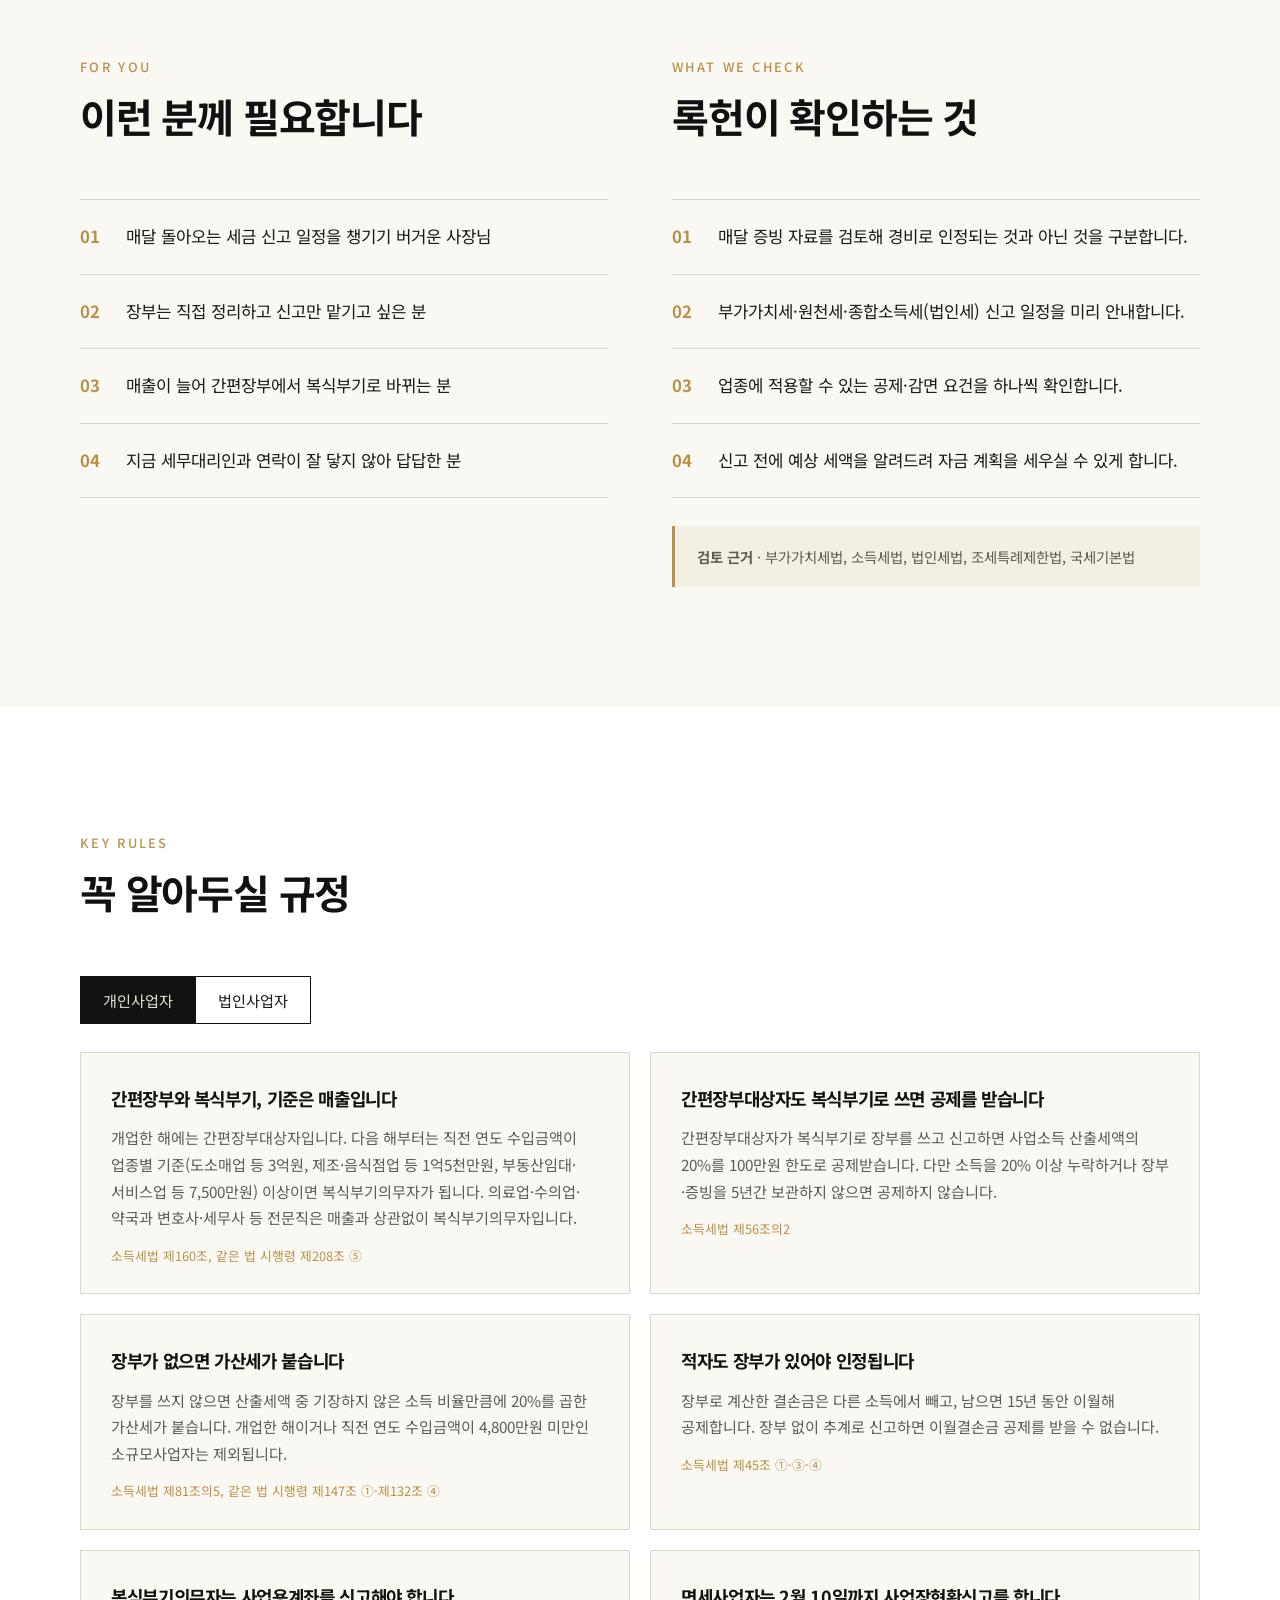
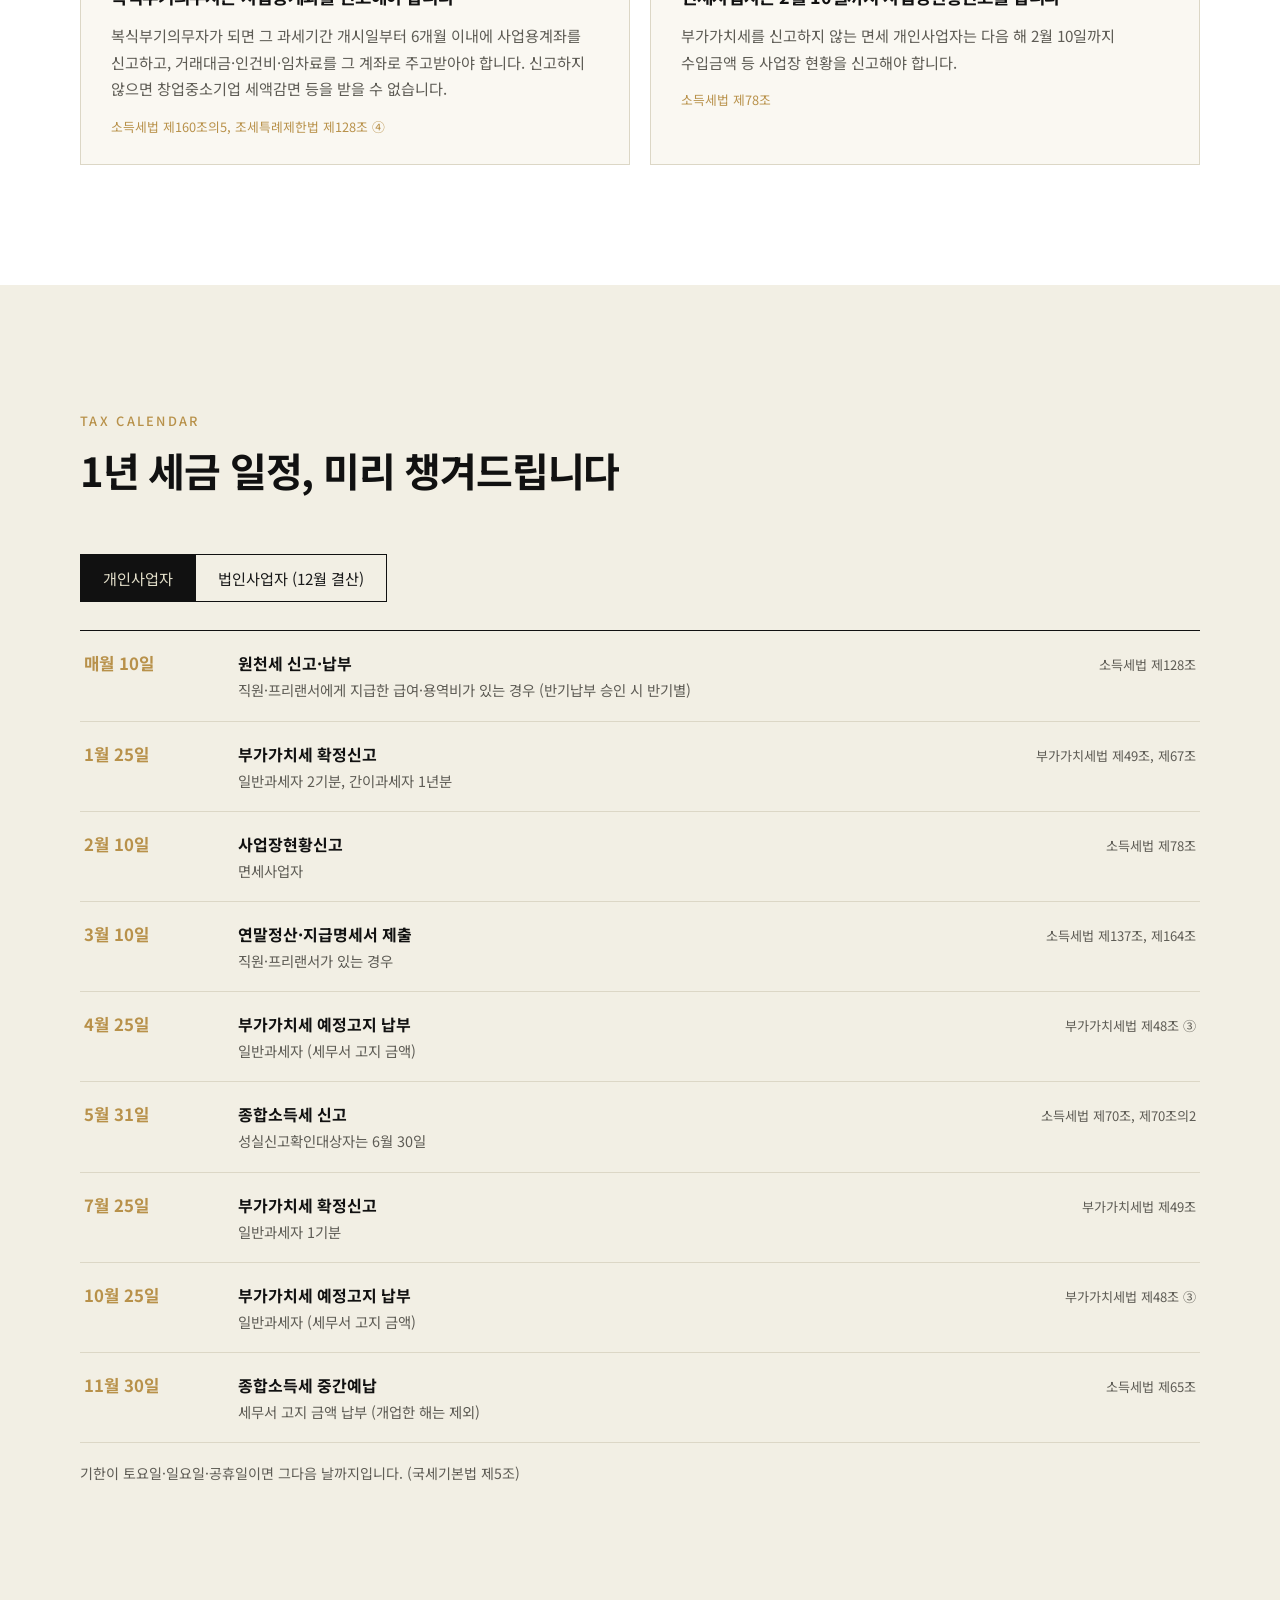
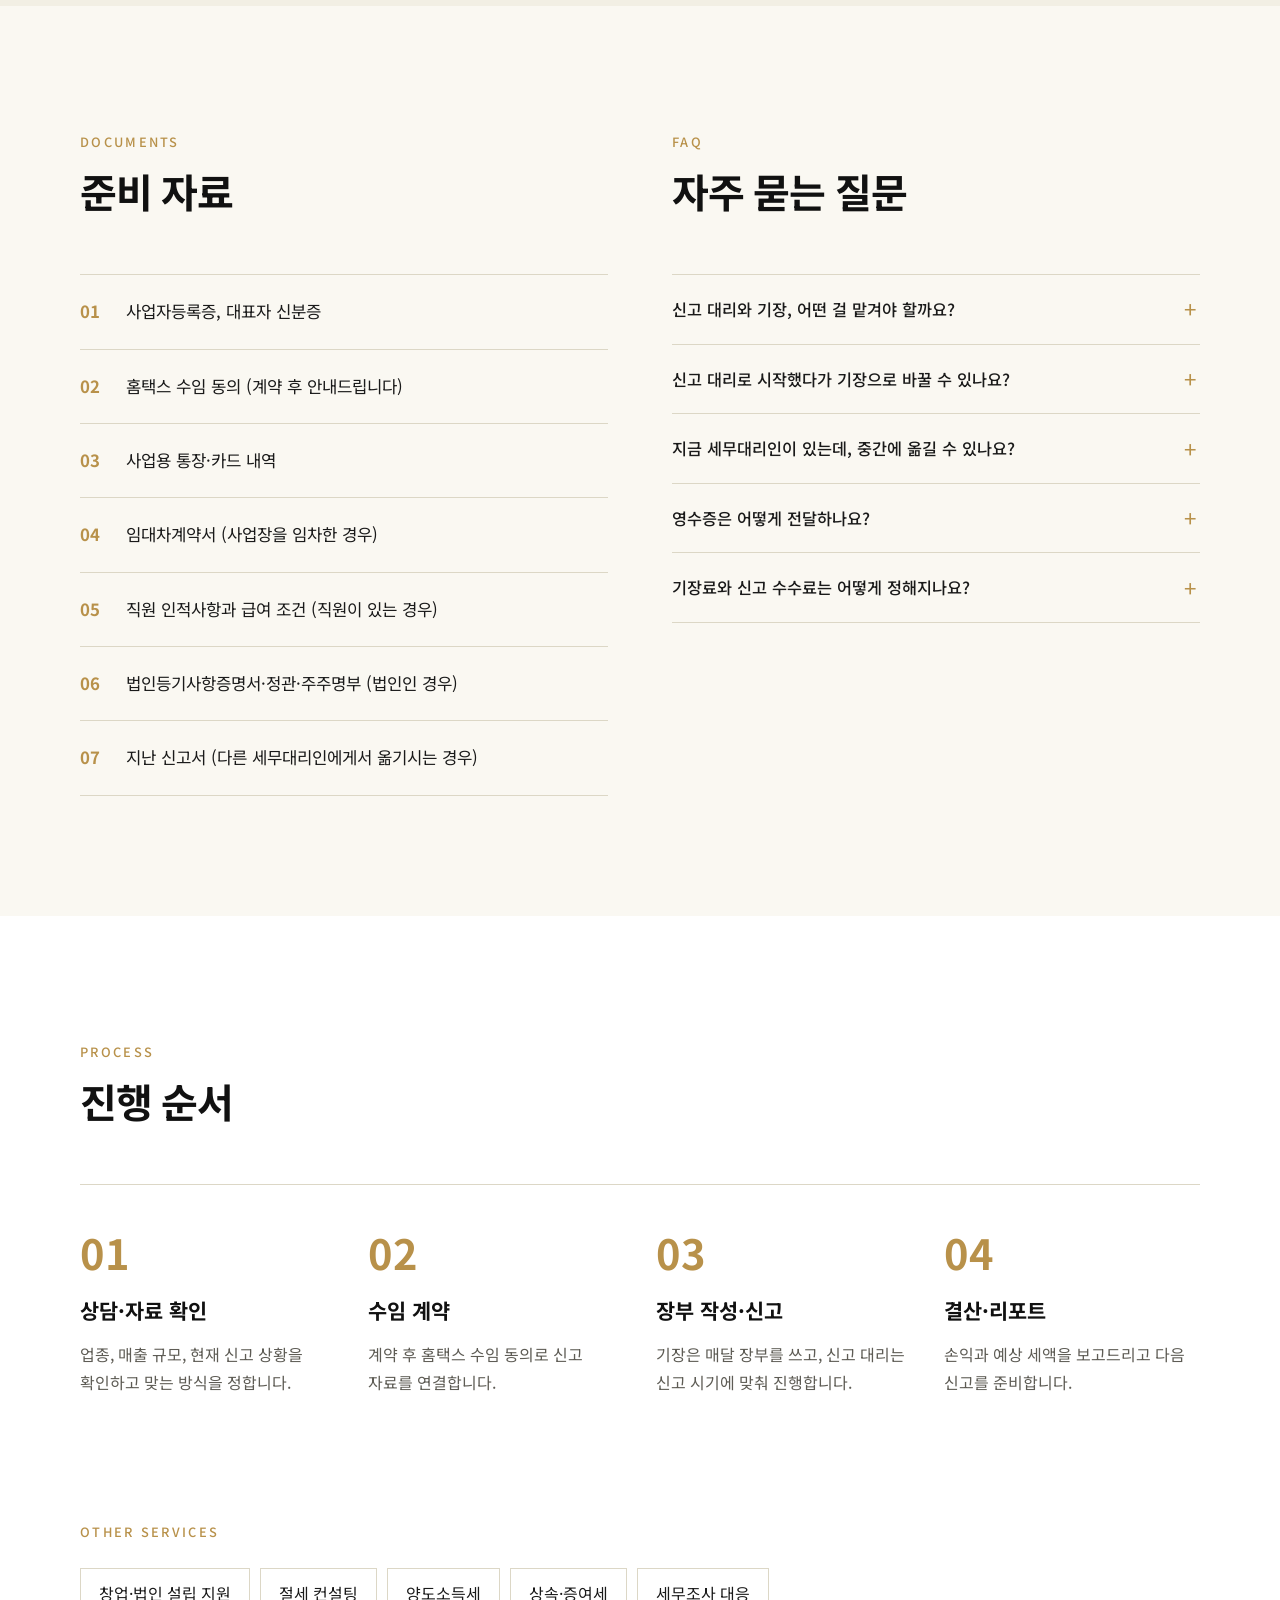
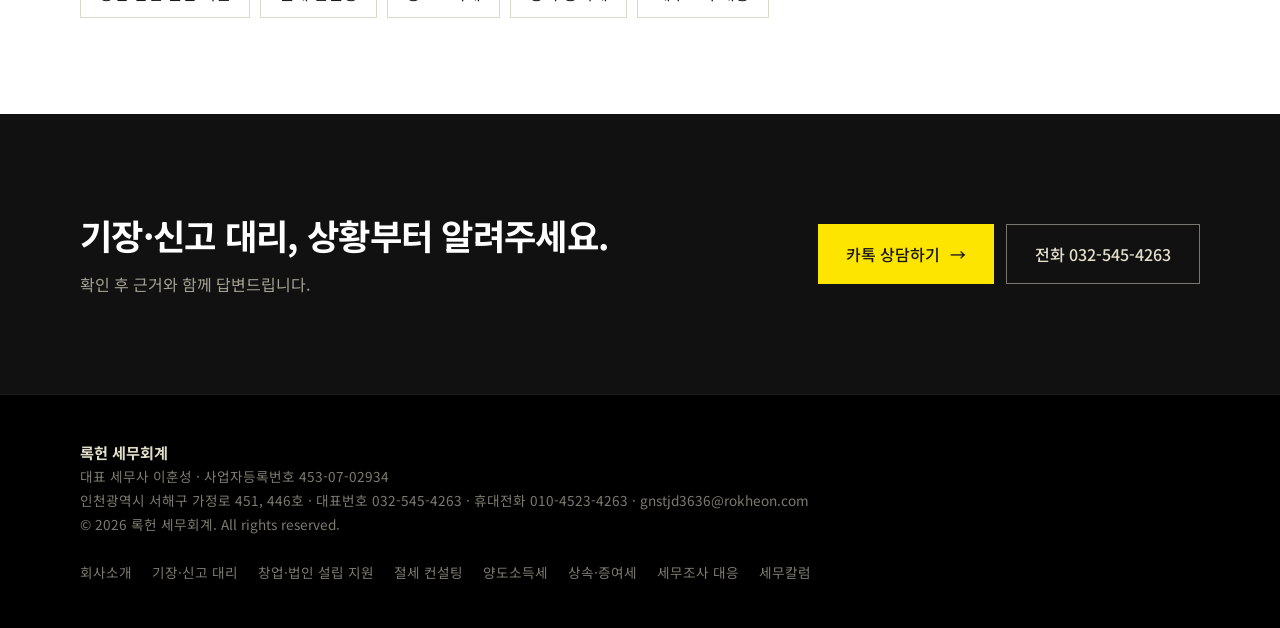
<file: services/bookkeeping.html>
<!doctype html>
<html lang="ko">
<head>
<meta charset="utf-8">
<meta name="viewport" content="width=device-width, initial-scale=1">
<title>기장·신고 대리 | 인천 서해구 세무사 록헌 세무회계</title>
<meta name="description" content="기장·신고 대리 — 신고만 맡기셔도, 장부까지 맡기셔도 됩니다. 록헌 세무회계.">
<link rel="canonical" href="http://rokheon.com/services/bookkeeping.html">
<meta property="og:type" content="website">
<meta property="og:site_name" content="록헌 세무회계">
<meta property="og:locale" content="ko_KR">
<meta property="og:url" content="http://rokheon.com/services/bookkeeping.html">
<meta property="og:title" content="기장·신고 대리 | 인천 서해구 세무사 록헌 세무회계">
<meta property="og:description" content="기장·신고 대리 — 신고만 맡기셔도, 장부까지 맡기셔도 됩니다. 록헌 세무회계.">
<meta property="og:image" content="http://rokheon.com/%EC%9D%B4%EB%AF%B8%EC%A7%80/%EA%B3%B5%EC%9C%A0%EC%9D%B4%EB%AF%B8%EC%A7%80.jpg">
<meta property="og:image:width" content="1200">
<meta property="og:image:height" content="630">
<meta property="og:image:alt" content="록헌 세무회계 대표 세무사 이훈성">
<meta name="twitter:card" content="summary_large_image">
<link rel="icon" href="../이미지/심볼.png">
<link rel="preconnect" href="https://fonts.googleapis.com">
<link rel="preconnect" href="https://fonts.gstatic.com" crossorigin>
<link href="https://fonts.googleapis.com/css2?family=Noto+Sans+KR:wght@400;500;700;900&display=swap" rel="stylesheet">
<link rel="stylesheet" href="../css/style.css?v=43c97560">
<script>document.documentElement.classList.add('js');</script>
</head>
<body>

<!-- 이 파일은 build.py가 만든 결과물입니다. 직접 고치지 말고 build.py 또는 _원본을 고친 뒤 다시 실행하세요. -->
<header class="site">
  <div class="wrap nav">
    <a href="../index.html" class="logo"><img src="../이미지/로고_가로.png" alt="록헌 세무회계"></a>
    <button class="burger" aria-label="메뉴 열기" aria-expanded="false"><i></i></button>
    <nav class="menu">
      <a href="../about.html">회사소개</a>
      <div class="dd">
        <button class="dd-btn on" aria-expanded="false">업무 분야<span class="chev"></span></button>
        <div class="dd-panel">
          <a href="../services/bookkeeping.html" class="on">기장·신고 대리 <span>→</span></a>
          <a href="../services/startup.html">창업·법인 설립 지원 <span>→</span></a>
          <a href="../services/tax-planning.html">절세 컨설팅 <span>→</span></a>
          <a href="../services/capital-gains.html">양도소득세 <span>→</span></a>
          <a href="../services/inheritance-gift.html">상속·증여세 <span>→</span></a>
          <a href="../services/tax-audit.html">세무조사 대응 <span>→</span></a>
        </div>
      </div>
      <a href="https://blog.naver.com/PostList.naver?blogId=rokheontax&amp;from=postList&amp;categoryNo=3" target="_blank" rel="noopener">세무칼럼<span class="ext">↗</span></a>
      <a href="https://pf.kakao.com/_EGkQG/chat" target="_blank" rel="noopener" class="cta">카톡 상담하기</a>
    </nav>
  </div>
  <div class="progress"></div>
</header>

<main>
  <div class="page-hero">
    <div class="wrap">
      <p class="crumb fade-in"><a href="../index.html">홈</a> / <a href="../index.html#services">업무 분야</a> / 기장·신고 대리</p>
      <h1><span class="line"><span style="--d:.1s">기장·신고 대리</span></span></h1>
      <p class="lead fade-in" style="--d:.4s">신고만 맡기셔도, 장부까지 맡기셔도 됩니다.</p>
      <div class="btns fade-in" style="--d:.6s">
        <a href="https://pf.kakao.com/_EGkQG/chat" target="_blank" rel="noopener" class="btn btn-dark">카톡으로 상담하기 <span class="arr">→</span></a>
      </div>
    </div>
    <div class="deco" aria-hidden="true"></div>
  </div>

  <section class="sec bg-white">
    <div class="wrap">
      <div class="sec-head" data-reveal><small>HOW TO START</small><h2>상황에 맞게 맡기세요</h2></div>
      <div class="parts" style="--n:3">
        <div class="part" data-reveal style="--d:0.00s"><span class="tag">필요한 신고만</span><h3>신고 대리</h3><p class="who">장부는 직접 정리하시거나, 1년에 몇 번 있는 신고만 맡기고 싶은 개인사업자</p><ul><li>부가가치세 신고 (일반·간이과세자)</li><li>사업장현황신고 (면세사업자)</li><li>종합소득세 신고 대리</li></ul><dl class="price"><div><dt>부가가치세·사업장현황신고</dt><dd>건당 10만원부터</dd></div><div><dt>종합소득세 신고</dt><dd>20만원부터</dd></div></dl></div>
        <div class="part" data-reveal style="--d:0.10s"><span class="tag">매달 장부까지</span><h3>개인사업자 기장</h3><p class="who">매달 장부와 신고를 모두 맡기고 사업에만 집중하고 싶은 개인사업자</p><ul><li>매달 장부 작성 (복식부기)</li><li>부가가치세·원천세 신고</li><li>종합소득세 신고 (성실신고확인 포함)</li><li>신고 전 예상 세액 안내</li></ul><dl class="price"><div><dt>기장료</dt><dd>월 8만원부터</dd></div></dl><p class="part-note">종합소득세 신고 수수료(조정료)는 기장료와 별도입니다.</p></div>
        <div class="part" data-reveal style="--d:0.20s"><span class="tag">결산·법인세까지</span><h3>법인사업자 기장</h3><p class="who">장부 작성부터 결산, 법인세 신고까지 맡겨야 하는 법인</p><ul><li>장부 작성과 결산</li><li>법인세·부가가치세·원천세 신고</li><li>대표자 급여·가지급금 점검</li><li>중간예납 등 일정 안내</li></ul><dl class="price"><div><dt>기장료</dt><dd>월 15만원부터</dd></div></dl><p class="part-note">법인세 신고 수수료(조정료)는 기장료와 별도입니다.</p></div>
      </div>
      <p class="cal-note" data-reveal>수수료는 모두 부가가치세 별도이며, 업종·매출 규모·거래 건수에 따라 달라집니다.</p>
    </div>
  </section>

  <section class="sec">
    <div class="wrap split">
      <div>
        <div class="sec-head" data-reveal><small>FOR YOU</small><h2>이런 분께 필요합니다</h2></div>
        <ul class="checklist">
            <li data-reveal style="--d:0.00s"><i>01</i>매달 돌아오는 세금 신고 일정을 챙기기 버거운 사장님</li>
            <li data-reveal style="--d:0.08s"><i>02</i>장부는 직접 정리하고 신고만 맡기고 싶은 분</li>
            <li data-reveal style="--d:0.16s"><i>03</i>매출이 늘어 간편장부에서 복식부기로 바뀌는 분</li>
            <li data-reveal style="--d:0.24s"><i>04</i>지금 세무대리인과 연락이 잘 닿지 않아 답답한 분</li>
        </ul>
      </div>
      <div>
        <div class="sec-head" data-reveal><small>WHAT WE CHECK</small><h2>록헌이 확인하는 것</h2></div>
        <ul class="checklist">
            <li data-reveal style="--d:0.00s"><i>01</i>매달 증빙 자료를 검토해 경비로 인정되는 것과 아닌 것을 구분합니다.</li>
            <li data-reveal style="--d:0.08s"><i>02</i>부가가치세·원천세·종합소득세(법인세) 신고 일정을 미리 안내합니다.</li>
            <li data-reveal style="--d:0.16s"><i>03</i>업종에 적용할 수 있는 공제·감면 요건을 하나씩 확인합니다.</li>
            <li data-reveal style="--d:0.24s"><i>04</i>신고 전에 예상 세액을 알려드려 자금 계획을 세우실 수 있게 합니다.</li>
        </ul>
        <p class="basis" data-reveal><b>검토 근거</b> · 부가가치세법, 소득세법, 법인세법, 조세특례제한법, 국세기본법</p>
      </div>
    </div>
  </section>

  <section class="sec bg-white">
    <div class="wrap">
      <div class="sec-head" data-reveal><small>KEY RULES</small><h2>꼭 알아두실 규정</h2></div>
      <div class="tabs" role="tablist" data-reveal><button type="button" role="tab" aria-selected="true" data-tab="rules-0">개인사업자</button><button type="button" role="tab" aria-selected="false" data-tab="rules-1">법인사업자</button></div>
      <div class="tab-panel on" id="rules-0" role="tabpanel">
      <div class="rules">
        <div class="rule" data-reveal style="--d:0.00s"><h4>간편장부와 복식부기, 기준은 매출입니다</h4><p>개업한 해에는 간편장부대상자입니다. 다음 해부터는 직전 연도 수입금액이 업종별 기준(도소매업 등 3억원, 제조·음식점업 등 1억5천만원, 부동산임대·서비스업 등 7,500만원) 이상이면 복식부기의무자가 됩니다. 의료업·수의업·약국과 변호사·세무사 등 전문직은 매출과 상관없이 복식부기의무자입니다.</p><small>소득세법 제160조, 같은 법 시행령 제208조 ⑤</small></div>
        <div class="rule" data-reveal style="--d:0.10s"><h4>간편장부대상자도 복식부기로 쓰면 공제를 받습니다</h4><p>간편장부대상자가 복식부기로 장부를 쓰고 신고하면 사업소득 산출세액의 20%를 100만원 한도로 공제받습니다. 다만 소득을 20% 이상 누락하거나 장부·증빙을 5년간 보관하지 않으면 공제하지 않습니다.</p><small>소득세법 제56조의2</small></div>
        <div class="rule" data-reveal style="--d:0.00s"><h4>장부가 없으면 가산세가 붙습니다</h4><p>장부를 쓰지 않으면 산출세액 중 기장하지 않은 소득 비율만큼에 20%를 곱한 가산세가 붙습니다. 개업한 해이거나 직전 연도 수입금액이 4,800만원 미만인 소규모사업자는 제외됩니다.</p><small>소득세법 제81조의5, 같은 법 시행령 제147조 ①·제132조 ④</small></div>
        <div class="rule" data-reveal style="--d:0.10s"><h4>적자도 장부가 있어야 인정됩니다</h4><p>장부로 계산한 결손금은 다른 소득에서 빼고, 남으면 15년 동안 이월해 공제합니다. 장부 없이 추계로 신고하면 이월결손금 공제를 받을 수 없습니다.</p><small>소득세법 제45조 ①·③·④</small></div>
        <div class="rule" data-reveal style="--d:0.00s"><h4>복식부기의무자는 사업용계좌를 신고해야 합니다</h4><p>복식부기의무자가 되면 그 과세기간 개시일부터 6개월 이내에 사업용계좌를 신고하고, 거래대금·인건비·임차료를 그 계좌로 주고받아야 합니다. 신고하지 않으면 창업중소기업 세액감면 등을 받을 수 없습니다.</p><small>소득세법 제160조의5, 조세특례제한법 제128조 ④</small></div>
        <div class="rule" data-reveal style="--d:0.10s"><h4>면세사업자는 2월 10일까지 사업장현황신고를 합니다</h4><p>부가가치세를 신고하지 않는 면세 개인사업자는 다음 해 2월 10일까지 수입금액 등 사업장 현황을 신고해야 합니다.</p><small>소득세법 제78조</small></div>
      </div>
      </div>
      <div class="tab-panel" id="rules-1" role="tabpanel">
      <div class="rules">
        <div class="rule" data-reveal style="--d:0.00s"><h4>법인은 규모와 상관없이 복식부기입니다</h4><p>법인은 매출 규모와 상관없이 복식부기로 장부를 쓰고, 장부와 관련된 중요한 증빙을 보관해야 합니다.</p><small>법인세법 제112조</small></div>
        <div class="rule" data-reveal style="--d:0.10s"><h4>장부가 없으면 산출세액이 없어도 가산세가 붙습니다</h4><p>장부를 쓰지 않으면 산출세액의 20%와 수입금액의 0.07% 중 큰 금액이 가산세로 붙고, 산출세액이 없어도 적용됩니다.</p><small>법인세법 제75조의3</small></div>
        <div class="rule" data-reveal style="--d:0.00s"><h4>증빙은 적격증빙으로, 5년간 보관합니다</h4><p>사업 관련 거래의 증빙은 신고기한이 지난 날부터 5년간 보관해야 합니다. 사업자에게 대가를 지급할 때는 세금계산서·계산서·신용카드매출전표·현금영수증을 받아야 하고, 받지 않으면 가산세가 붙습니다.</p><small>법인세법 제116조, 제75조의5</small></div>
        <div class="rule" data-reveal style="--d:0.10s"><h4>법인 부가가치세는 1년에 네 번 신고합니다</h4><p>법인은 분기마다 예정신고와 확정신고를 합니다. 다만 직전 과세기간 공급가액이 1억5천만원 미만인 법인은 예정신고 대신 세무서가 고지한 금액을 납부합니다.</p><small>부가가치세법 제48조·제49조, 같은 법 시행령 제90조 ④</small></div>
      </div>
      </div>
    </div>
  </section>

  <section class="sec bg-cream">
    <div class="wrap">
      <div class="sec-head" data-reveal><small>TAX CALENDAR</small><h2>1년 세금 일정, 미리 챙겨드립니다</h2></div>
      <div class="tabs" role="tablist" data-reveal><button type="button" role="tab" aria-selected="true" data-tab="cal-0">개인사업자</button><button type="button" role="tab" aria-selected="false" data-tab="cal-1">법인사업자 (12월 결산)</button></div>
      <div class="tab-panel on" id="cal-0" role="tabpanel">
      <div class="cal" data-reveal>
        <div class="cal-row"><b>매월 10일</b><div><strong>원천세 신고·납부</strong><span>직원·프리랜서에게 지급한 급여·용역비가 있는 경우 (반기납부 승인 시 반기별)</span></div><small>소득세법 제128조</small></div>
        <div class="cal-row"><b>1월 25일</b><div><strong>부가가치세 확정신고</strong><span>일반과세자 2기분, 간이과세자 1년분</span></div><small>부가가치세법 제49조, 제67조</small></div>
        <div class="cal-row"><b>2월 10일</b><div><strong>사업장현황신고</strong><span>면세사업자</span></div><small>소득세법 제78조</small></div>
        <div class="cal-row"><b>3월 10일</b><div><strong>연말정산·지급명세서 제출</strong><span>직원·프리랜서가 있는 경우</span></div><small>소득세법 제137조, 제164조</small></div>
        <div class="cal-row"><b>4월 25일</b><div><strong>부가가치세 예정고지 납부</strong><span>일반과세자 (세무서 고지 금액)</span></div><small>부가가치세법 제48조 ③</small></div>
        <div class="cal-row"><b>5월 31일</b><div><strong>종합소득세 신고</strong><span>성실신고확인대상자는 6월 30일</span></div><small>소득세법 제70조, 제70조의2</small></div>
        <div class="cal-row"><b>7월 25일</b><div><strong>부가가치세 확정신고</strong><span>일반과세자 1기분</span></div><small>부가가치세법 제49조</small></div>
        <div class="cal-row"><b>10월 25일</b><div><strong>부가가치세 예정고지 납부</strong><span>일반과세자 (세무서 고지 금액)</span></div><small>부가가치세법 제48조 ③</small></div>
        <div class="cal-row"><b>11월 30일</b><div><strong>종합소득세 중간예납</strong><span>세무서 고지 금액 납부 (개업한 해는 제외)</span></div><small>소득세법 제65조</small></div>
      </div>
      </div>
      <div class="tab-panel" id="cal-1" role="tabpanel">
      <div class="cal" data-reveal>
        <div class="cal-row"><b>매월 10일</b><div><strong>원천세 신고·납부</strong><span>급여·용역비 등을 지급한 경우 (반기납부 승인 시 반기별)</span></div><small>소득세법 제128조</small></div>
        <div class="cal-row"><b>1월 25일</b><div><strong>부가가치세 2기 확정신고</strong></div><small>부가가치세법 제49조</small></div>
        <div class="cal-row"><b>3월 10일</b><div><strong>연말정산·지급명세서 제출</strong><span>직원·프리랜서가 있는 경우</span></div><small>소득세법 제137조, 제164조</small></div>
        <div class="cal-row"><b>3월 31일</b><div><strong>법인세 신고</strong><span>성실신고확인 법인은 4월 30일</span></div><small>법인세법 제60조</small></div>
        <div class="cal-row"><b>4월 25일</b><div><strong>부가가치세 1기 예정신고</strong><span>직전 과세기간 공급가액 1억5천만원 미만 법인은 고지 금액 납부</span></div><small>부가가치세법 제48조</small></div>
        <div class="cal-row"><b>7월 25일</b><div><strong>부가가치세 1기 확정신고</strong></div><small>부가가치세법 제49조</small></div>
        <div class="cal-row"><b>8월 31일</b><div><strong>법인세 중간예납</strong><span>설립 후 첫 사업연도는 제외</span></div><small>법인세법 제63조</small></div>
        <div class="cal-row"><b>10월 25일</b><div><strong>부가가치세 2기 예정신고</strong><span>직전 과세기간 공급가액 1억5천만원 미만 법인은 고지 금액 납부</span></div><small>부가가치세법 제48조</small></div>
      </div>
      </div>
      <p class="cal-note" data-reveal>기한이 토요일·일요일·공휴일이면 그다음 날까지입니다. (국세기본법 제5조)</p>
    </div>
  </section>

  <section class="sec">
    <div class="wrap split">
      <div>
        <div class="sec-head" data-reveal><small>DOCUMENTS</small><h2>준비 자료</h2></div>
        <ul class="checklist">
            <li data-reveal style="--d:0.00s"><i>01</i>사업자등록증, 대표자 신분증</li>
            <li data-reveal style="--d:0.06s"><i>02</i>홈택스 수임 동의 (계약 후 안내드립니다)</li>
            <li data-reveal style="--d:0.12s"><i>03</i>사업용 통장·카드 내역</li>
            <li data-reveal style="--d:0.18s"><i>04</i>임대차계약서 (사업장을 임차한 경우)</li>
            <li data-reveal style="--d:0.24s"><i>05</i>직원 인적사항과 급여 조건 (직원이 있는 경우)</li>
            <li data-reveal style="--d:0.30s"><i>06</i>법인등기사항증명서·정관·주주명부 (법인인 경우)</li>
            <li data-reveal style="--d:0.36s"><i>07</i>지난 신고서 (다른 세무대리인에게서 옮기시는 경우)</li>
        </ul>
      </div>
      <div>
        <div class="sec-head" data-reveal><small>FAQ</small><h2>자주 묻는 질문</h2></div>
        <div class="faq">
          <details class="qa" data-reveal><summary>신고 대리와 기장, 어떤 걸 맡겨야 할까요?</summary><p>매출 규모, 직원 유무, 장부를 직접 정리하실 수 있는지에 따라 달라집니다. 복식부기의무자이거나 직원이 있다면 기장을 권해드리고, 그 외에는 상황을 듣고 함께 정합니다.</p></details>
          <details class="qa" data-reveal><summary>신고 대리로 시작했다가 기장으로 바꿀 수 있나요?</summary><p>네. 매출이 늘어 복식부기의무자가 되거나 직원을 채용하시면 기장으로 바꿔 이어서 진행합니다.</p></details>
          <details class="qa" data-reveal><summary>지금 세무대리인이 있는데, 중간에 옮길 수 있나요?</summary><p>네, 가능합니다. 새로 수임 동의를 하시면 되고, 이전 신고 내역과 장부를 넘겨받아 이어서 진행합니다.</p></details>
          <details class="qa" data-reveal><summary>영수증은 어떻게 전달하나요?</summary><p>카드·현금영수증·세금계산서처럼 홈택스에서 조회되는 자료는 저희가 직접 확인합니다. 조회되지 않는 계약서나 간이영수증 등은 담당자가 사진이나 메일로 직접 받습니다.</p></details>
          <details class="qa" data-reveal><summary>기장료와 신고 수수료는 어떻게 정해지나요?</summary><p>위에 적은 금액부터 시작하고, 업종, 매출 규모, 직원 수, 거래 건수에 따라 달라집니다. 현재 상황을 확인한 뒤 정확한 금액을 안내드립니다. 기장을 맡기셔도 종합소득세·법인세 신고 수수료(조정료)는 별도이며, 모든 수수료는 부가가치세 별도입니다.</p></details>
        </div>
      </div>
    </div>
  </section>

  <section class="sec bg-white">
    <div class="wrap">
      <div class="sec-head" data-reveal><small>PROCESS</small><h2>진행 순서</h2></div>
      <div class="steps four">
        <div class="step" data-reveal style="--d:0.00s"><div class="n">01</div><b>상담·자료 확인</b><p>업종, 매출 규모, 현재 신고 상황을 확인하고 맞는 방식을 정합니다.</p></div>
        <div class="step" data-reveal style="--d:0.12s"><div class="n">02</div><b>수임 계약</b><p>계약 후 홈택스 수임 동의로 신고 자료를 연결합니다.</p></div>
        <div class="step" data-reveal style="--d:0.24s"><div class="n">03</div><b>장부 작성·신고</b><p>기장은 매달 장부를 쓰고, 신고 대리는 신고 시기에 맞춰 진행합니다.</p></div>
        <div class="step" data-reveal style="--d:0.36s"><div class="n">04</div><b>결산·리포트</b><p>손익과 예상 세액을 보고드리고 다음 신고를 준비합니다.</p></div>
      </div>
    </div>
  </section>

  <section class="sec" style="padding-top:0;padding-bottom:96px;background:var(--white)">
    <div class="wrap">
      <div class="sec-head" data-reveal style="margin-bottom:24px"><small>OTHER SERVICES</small></div>
      <div class="others" data-reveal><a href="startup.html">창업·법인 설립 지원</a><a href="tax-planning.html">절세 컨설팅</a><a href="capital-gains.html">양도소득세</a><a href="inheritance-gift.html">상속·증여세</a><a href="tax-audit.html">세무조사 대응</a></div>
    </div>
  </section>

  <div class="cta-band">
    <div class="wrap">
      <div data-reveal>
        <h2>기장·신고 대리, 상황부터 알려주세요.</h2>
        <p>확인 후 근거와 함께 답변드립니다.</p>
      </div>
      <div class="btns" data-reveal style="--d:.1s">
        <a href="https://pf.kakao.com/_EGkQG/chat" target="_blank" rel="noopener" class="btn btn-kakao">카톡 상담하기 <span class="arr">→</span></a>
        <a href="tel:0325454263" class="btn btn-cream-line">전화 032-545-4263</a>
      </div>
    </div>
  </div>
</main>

<footer class="site">
  <div class="wrap">
    <div>
      <b>록헌 세무회계</b><br>
      대표 세무사 이훈성 · 사업자등록번호 453-07-02934<br>
      인천광역시 서해구 가정로 451, 446호 · 대표번호 032-545-4263 · 휴대전화 010-4523-4263 · gnstjd3636@rokheon.com<br>
      © 2026 록헌 세무회계. All rights reserved.
    </div>
    <nav>
      <a href="../about.html">회사소개</a><a href="../services/bookkeeping.html">기장·신고 대리</a><a href="../services/startup.html">창업·법인 설립 지원</a><a href="../services/tax-planning.html">절세 컨설팅</a><a href="../services/capital-gains.html">양도소득세</a><a href="../services/inheritance-gift.html">상속·증여세</a><a href="../services/tax-audit.html">세무조사 대응</a><a href="https://blog.naver.com/PostList.naver?blogId=rokheontax&amp;from=postList&amp;categoryNo=3" target="_blank" rel="noopener">세무칼럼</a>
    </nav>
  </div>
</footer>

<div class="mbar">
  <a href="tel:0325454263" class="tel">전화하기</a>
  <a href="https://pf.kakao.com/_EGkQG/chat" target="_blank" rel="noopener" class="kakao">카톡 상담하기</a>
</div>

<script src="../js/main.js?v=a6a54448"></script>
</body>
</html>
</file>
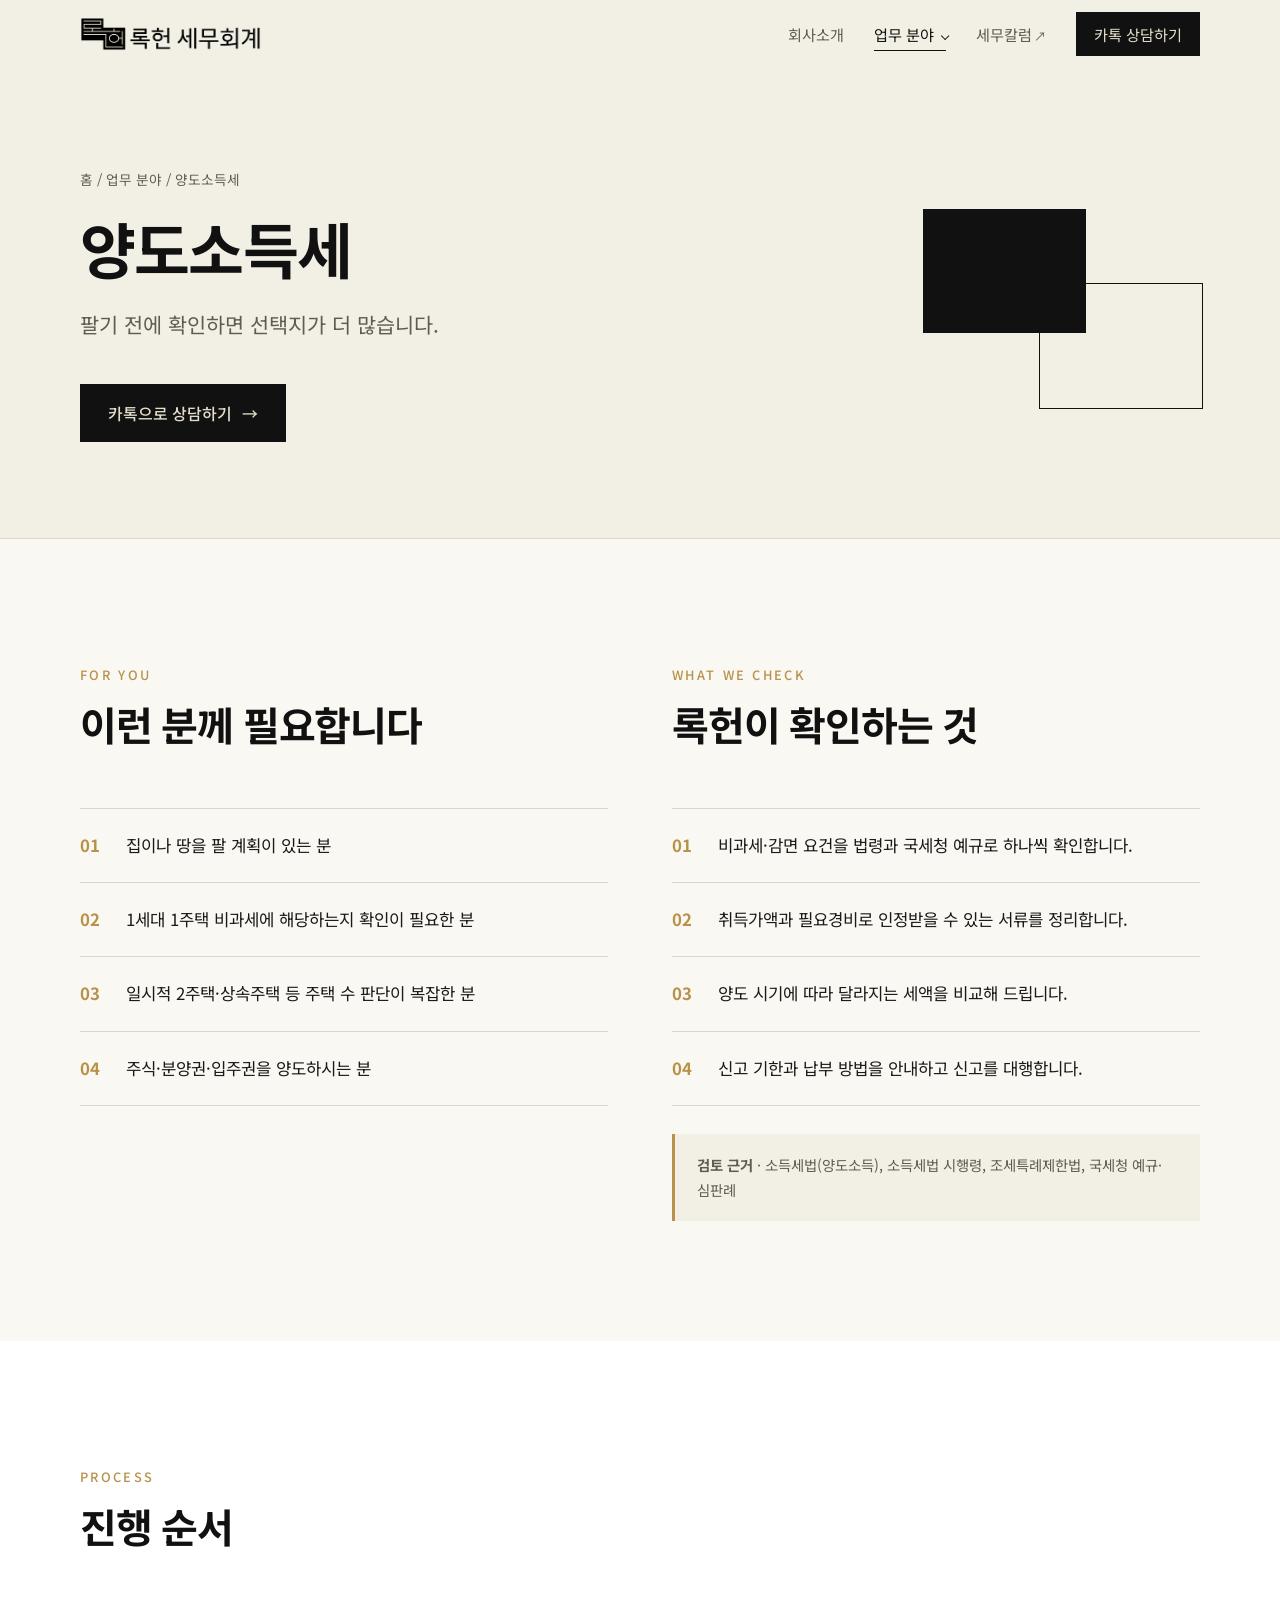
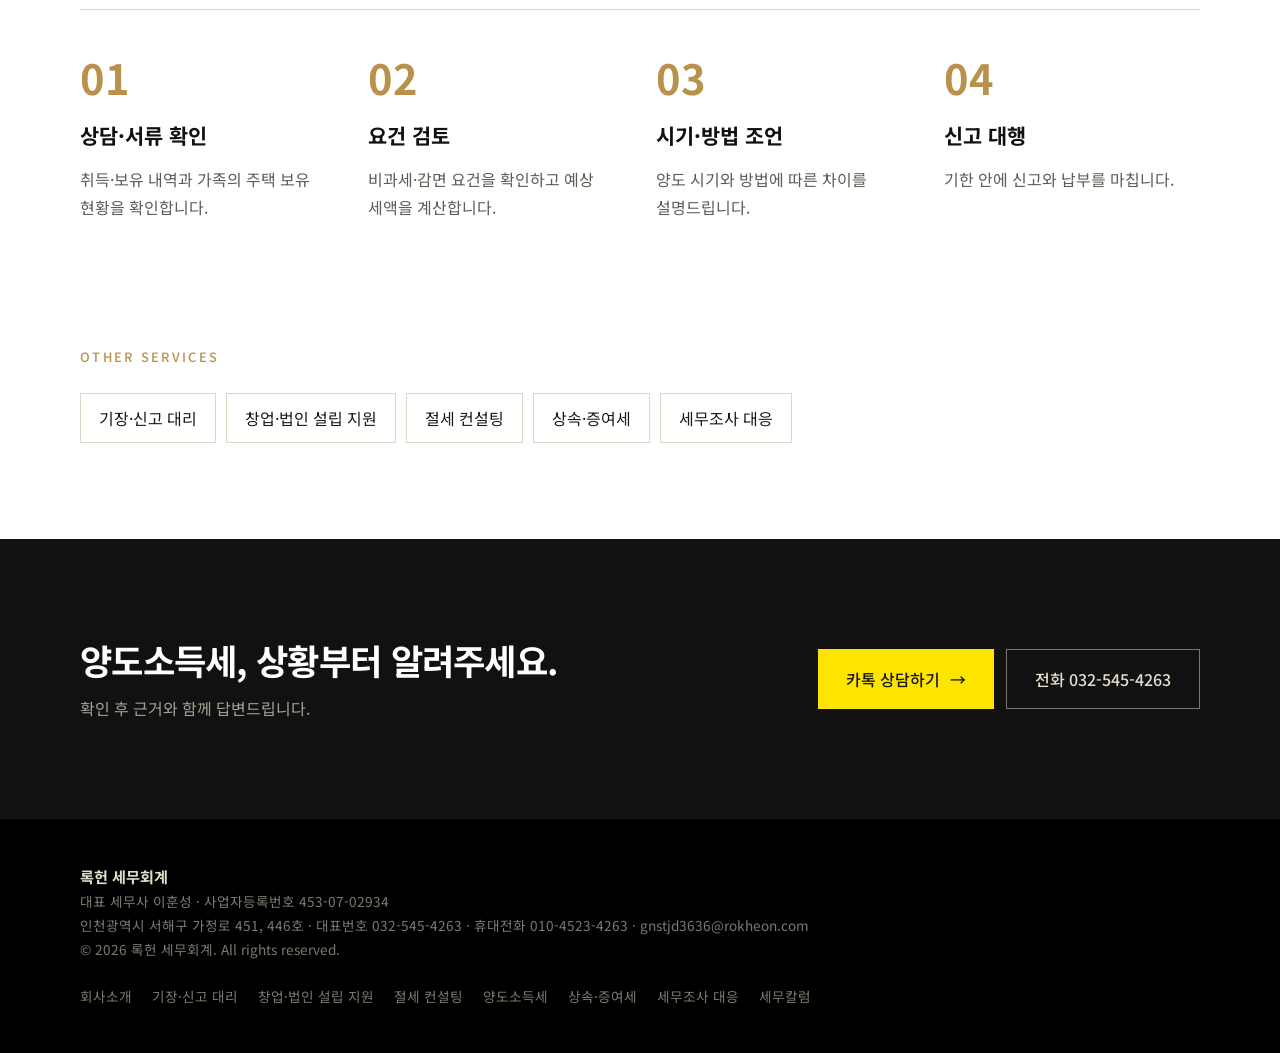
<file: services/capital-gains.html>
<!doctype html>
<html lang="ko">
<head>
<meta charset="utf-8">
<meta name="viewport" content="width=device-width, initial-scale=1">
<title>양도소득세 | 인천 서해구 세무사 록헌 세무회계</title>
<meta name="description" content="양도소득세 — 팔기 전에 확인하면 선택지가 더 많습니다. 록헌 세무회계.">
<link rel="canonical" href="http://rokheon.com/services/capital-gains.html">
<meta property="og:type" content="website">
<meta property="og:site_name" content="록헌 세무회계">
<meta property="og:locale" content="ko_KR">
<meta property="og:url" content="http://rokheon.com/services/capital-gains.html">
<meta property="og:title" content="양도소득세 | 인천 서해구 세무사 록헌 세무회계">
<meta property="og:description" content="양도소득세 — 팔기 전에 확인하면 선택지가 더 많습니다. 록헌 세무회계.">
<meta property="og:image" content="http://rokheon.com/%EC%9D%B4%EB%AF%B8%EC%A7%80/%EA%B3%B5%EC%9C%A0%EC%9D%B4%EB%AF%B8%EC%A7%80.jpg">
<meta property="og:image:width" content="1200">
<meta property="og:image:height" content="630">
<meta property="og:image:alt" content="록헌 세무회계 대표 세무사 이훈성">
<meta name="twitter:card" content="summary_large_image">
<link rel="icon" href="../이미지/심볼.png">
<link rel="preconnect" href="https://fonts.googleapis.com">
<link rel="preconnect" href="https://fonts.gstatic.com" crossorigin>
<link href="https://fonts.googleapis.com/css2?family=Noto+Sans+KR:wght@400;500;700;900&display=swap" rel="stylesheet">
<link rel="stylesheet" href="../css/style.css?v=43c97560">
<script>document.documentElement.classList.add('js');</script>
</head>
<body>

<!-- 이 파일은 build.py가 만든 결과물입니다. 직접 고치지 말고 build.py 또는 _원본을 고친 뒤 다시 실행하세요. -->
<header class="site">
  <div class="wrap nav">
    <a href="../index.html" class="logo"><img src="../이미지/로고_가로.png" alt="록헌 세무회계"></a>
    <button class="burger" aria-label="메뉴 열기" aria-expanded="false"><i></i></button>
    <nav class="menu">
      <a href="../about.html">회사소개</a>
      <div class="dd">
        <button class="dd-btn on" aria-expanded="false">업무 분야<span class="chev"></span></button>
        <div class="dd-panel">
          <a href="../services/bookkeeping.html">기장·신고 대리 <span>→</span></a>
          <a href="../services/startup.html">창업·법인 설립 지원 <span>→</span></a>
          <a href="../services/tax-planning.html">절세 컨설팅 <span>→</span></a>
          <a href="../services/capital-gains.html" class="on">양도소득세 <span>→</span></a>
          <a href="../services/inheritance-gift.html">상속·증여세 <span>→</span></a>
          <a href="../services/tax-audit.html">세무조사 대응 <span>→</span></a>
        </div>
      </div>
      <a href="https://blog.naver.com/PostList.naver?blogId=rokheontax&amp;from=postList&amp;categoryNo=3" target="_blank" rel="noopener">세무칼럼<span class="ext">↗</span></a>
      <a href="https://pf.kakao.com/_EGkQG/chat" target="_blank" rel="noopener" class="cta">카톡 상담하기</a>
    </nav>
  </div>
  <div class="progress"></div>
</header>

<main>
  <div class="page-hero">
    <div class="wrap">
      <p class="crumb fade-in"><a href="../index.html">홈</a> / <a href="../index.html#services">업무 분야</a> / 양도소득세</p>
      <h1><span class="line"><span style="--d:.1s">양도소득세</span></span></h1>
      <p class="lead fade-in" style="--d:.4s">팔기 전에 확인하면 선택지가 더 많습니다.</p>
      <div class="btns fade-in" style="--d:.6s">
        <a href="https://pf.kakao.com/_EGkQG/chat" target="_blank" rel="noopener" class="btn btn-dark">카톡으로 상담하기 <span class="arr">→</span></a>
      </div>
    </div>
    <div class="deco" aria-hidden="true"></div>
  </div>


  <section class="sec">
    <div class="wrap split">
      <div>
        <div class="sec-head" data-reveal><small>FOR YOU</small><h2>이런 분께 필요합니다</h2></div>
        <ul class="checklist">
            <li data-reveal style="--d:0.00s"><i>01</i>집이나 땅을 팔 계획이 있는 분</li>
            <li data-reveal style="--d:0.08s"><i>02</i>1세대 1주택 비과세에 해당하는지 확인이 필요한 분</li>
            <li data-reveal style="--d:0.16s"><i>03</i>일시적 2주택·상속주택 등 주택 수 판단이 복잡한 분</li>
            <li data-reveal style="--d:0.24s"><i>04</i>주식·분양권·입주권을 양도하시는 분</li>
        </ul>
      </div>
      <div>
        <div class="sec-head" data-reveal><small>WHAT WE CHECK</small><h2>록헌이 확인하는 것</h2></div>
        <ul class="checklist">
            <li data-reveal style="--d:0.00s"><i>01</i>비과세·감면 요건을 법령과 국세청 예규로 하나씩 확인합니다.</li>
            <li data-reveal style="--d:0.08s"><i>02</i>취득가액과 필요경비로 인정받을 수 있는 서류를 정리합니다.</li>
            <li data-reveal style="--d:0.16s"><i>03</i>양도 시기에 따라 달라지는 세액을 비교해 드립니다.</li>
            <li data-reveal style="--d:0.24s"><i>04</i>신고 기한과 납부 방법을 안내하고 신고를 대행합니다.</li>
        </ul>
        <p class="basis" data-reveal><b>검토 근거</b> · 소득세법(양도소득), 소득세법 시행령, 조세특례제한법, 국세청 예규·심판례</p>
      </div>
    </div>
  </section>


  <section class="sec bg-white">
    <div class="wrap">
      <div class="sec-head" data-reveal><small>PROCESS</small><h2>진행 순서</h2></div>
      <div class="steps four">
        <div class="step" data-reveal style="--d:0.00s"><div class="n">01</div><b>상담·서류 확인</b><p>취득·보유 내역과 가족의 주택 보유 현황을 확인합니다.</p></div>
        <div class="step" data-reveal style="--d:0.12s"><div class="n">02</div><b>요건 검토</b><p>비과세·감면 요건을 확인하고 예상 세액을 계산합니다.</p></div>
        <div class="step" data-reveal style="--d:0.24s"><div class="n">03</div><b>시기·방법 조언</b><p>양도 시기와 방법에 따른 차이를 설명드립니다.</p></div>
        <div class="step" data-reveal style="--d:0.36s"><div class="n">04</div><b>신고 대행</b><p>기한 안에 신고와 납부를 마칩니다.</p></div>
      </div>
    </div>
  </section>

  <section class="sec" style="padding-top:0;padding-bottom:96px;background:var(--white)">
    <div class="wrap">
      <div class="sec-head" data-reveal style="margin-bottom:24px"><small>OTHER SERVICES</small></div>
      <div class="others" data-reveal><a href="bookkeeping.html">기장·신고 대리</a><a href="startup.html">창업·법인 설립 지원</a><a href="tax-planning.html">절세 컨설팅</a><a href="inheritance-gift.html">상속·증여세</a><a href="tax-audit.html">세무조사 대응</a></div>
    </div>
  </section>

  <div class="cta-band">
    <div class="wrap">
      <div data-reveal>
        <h2>양도소득세, 상황부터 알려주세요.</h2>
        <p>확인 후 근거와 함께 답변드립니다.</p>
      </div>
      <div class="btns" data-reveal style="--d:.1s">
        <a href="https://pf.kakao.com/_EGkQG/chat" target="_blank" rel="noopener" class="btn btn-kakao">카톡 상담하기 <span class="arr">→</span></a>
        <a href="tel:0325454263" class="btn btn-cream-line">전화 032-545-4263</a>
      </div>
    </div>
  </div>
</main>

<footer class="site">
  <div class="wrap">
    <div>
      <b>록헌 세무회계</b><br>
      대표 세무사 이훈성 · 사업자등록번호 453-07-02934<br>
      인천광역시 서해구 가정로 451, 446호 · 대표번호 032-545-4263 · 휴대전화 010-4523-4263 · gnstjd3636@rokheon.com<br>
      © 2026 록헌 세무회계. All rights reserved.
    </div>
    <nav>
      <a href="../about.html">회사소개</a><a href="../services/bookkeeping.html">기장·신고 대리</a><a href="../services/startup.html">창업·법인 설립 지원</a><a href="../services/tax-planning.html">절세 컨설팅</a><a href="../services/capital-gains.html">양도소득세</a><a href="../services/inheritance-gift.html">상속·증여세</a><a href="../services/tax-audit.html">세무조사 대응</a><a href="https://blog.naver.com/PostList.naver?blogId=rokheontax&amp;from=postList&amp;categoryNo=3" target="_blank" rel="noopener">세무칼럼</a>
    </nav>
  </div>
</footer>

<div class="mbar">
  <a href="tel:0325454263" class="tel">전화하기</a>
  <a href="https://pf.kakao.com/_EGkQG/chat" target="_blank" rel="noopener" class="kakao">카톡 상담하기</a>
</div>

<script src="../js/main.js?v=a6a54448"></script>
</body>
</html>
</file>
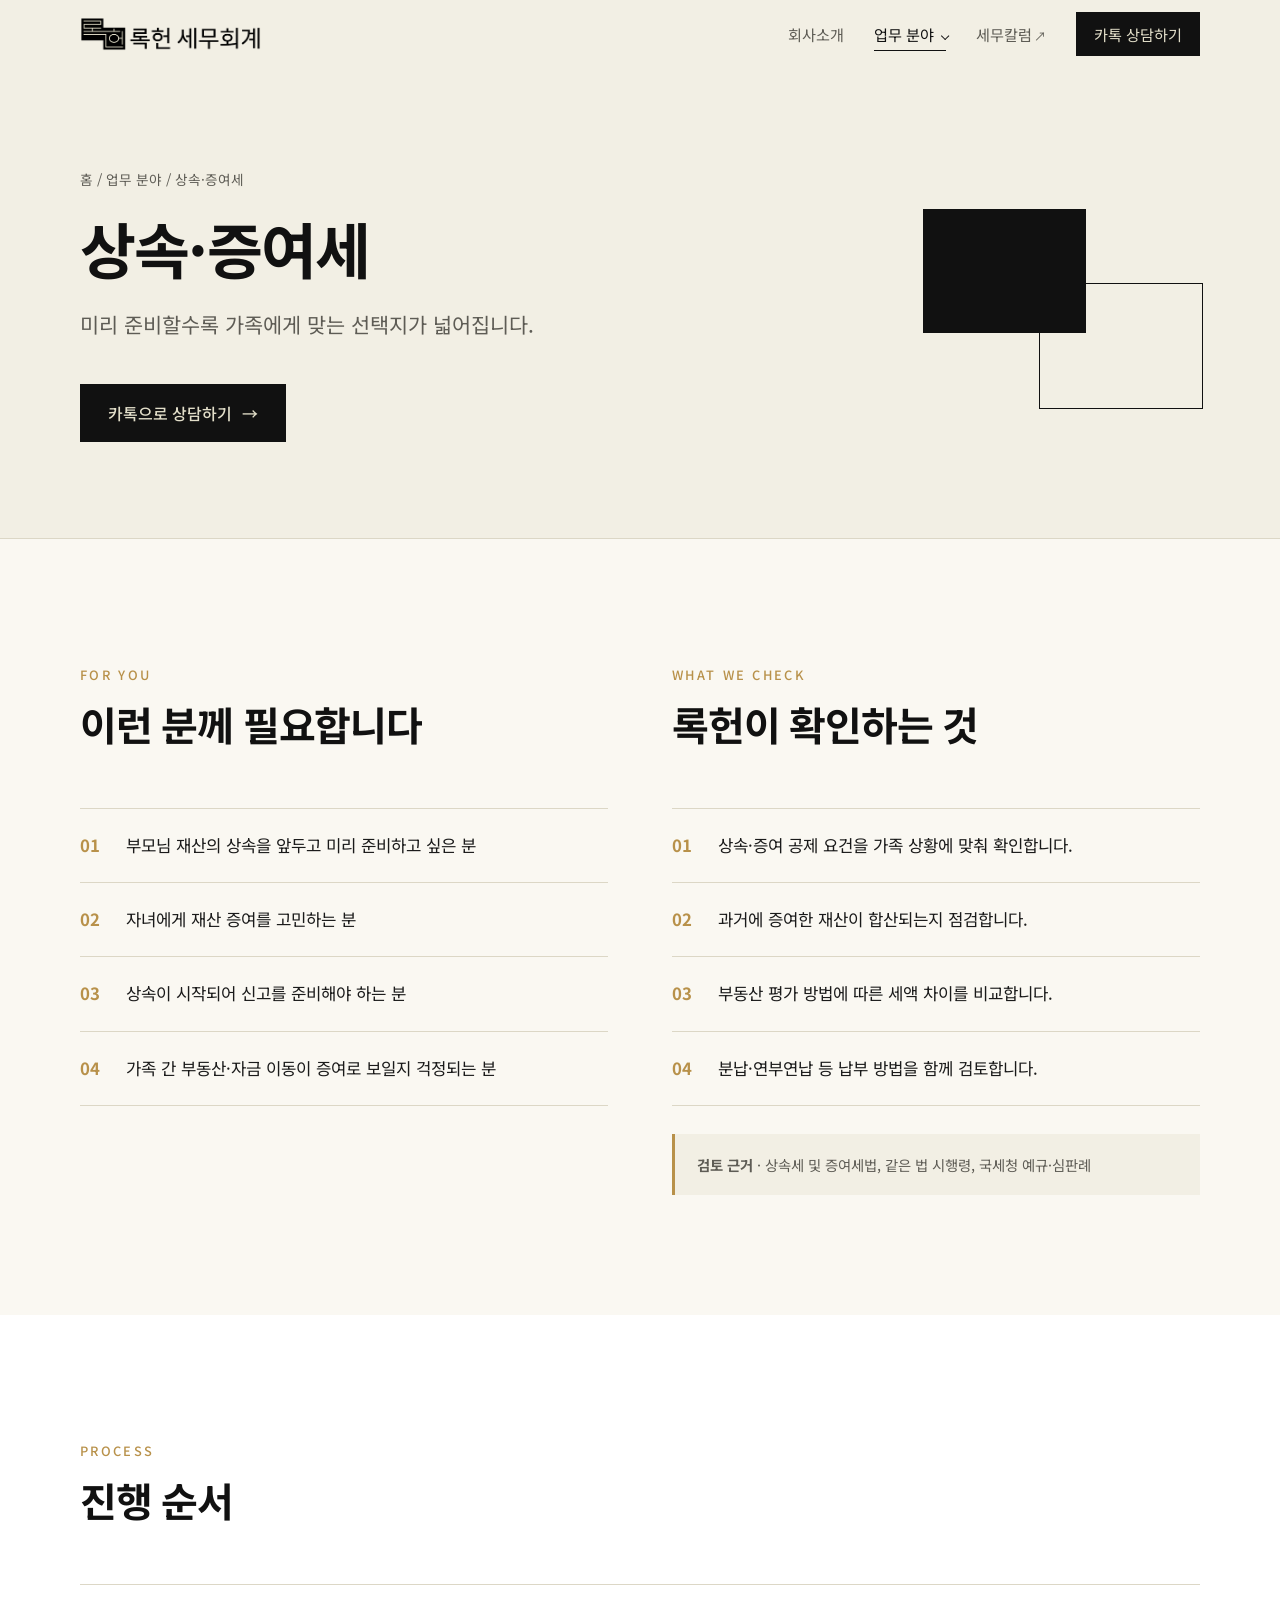
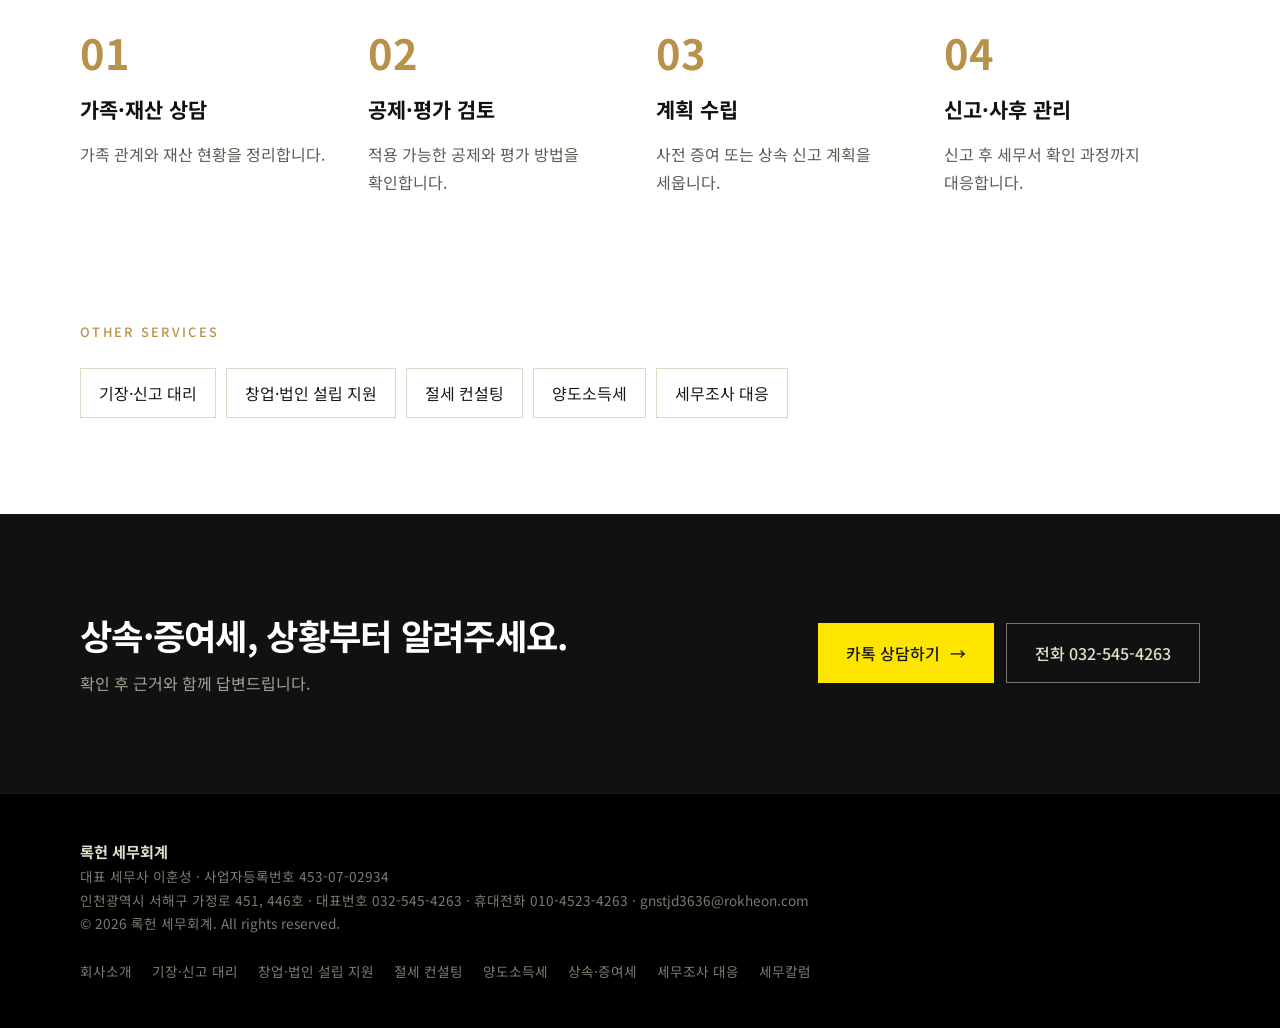
<file: services/inheritance-gift.html>
<!doctype html>
<html lang="ko">
<head>
<meta charset="utf-8">
<meta name="viewport" content="width=device-width, initial-scale=1">
<title>상속·증여세 | 인천 서해구 세무사 록헌 세무회계</title>
<meta name="description" content="상속·증여세 — 미리 준비할수록 가족에게 맞는 선택지가 넓어집니다. 록헌 세무회계.">
<link rel="canonical" href="http://rokheon.com/services/inheritance-gift.html">
<meta property="og:type" content="website">
<meta property="og:site_name" content="록헌 세무회계">
<meta property="og:locale" content="ko_KR">
<meta property="og:url" content="http://rokheon.com/services/inheritance-gift.html">
<meta property="og:title" content="상속·증여세 | 인천 서해구 세무사 록헌 세무회계">
<meta property="og:description" content="상속·증여세 — 미리 준비할수록 가족에게 맞는 선택지가 넓어집니다. 록헌 세무회계.">
<meta property="og:image" content="http://rokheon.com/%EC%9D%B4%EB%AF%B8%EC%A7%80/%EA%B3%B5%EC%9C%A0%EC%9D%B4%EB%AF%B8%EC%A7%80.jpg">
<meta property="og:image:width" content="1200">
<meta property="og:image:height" content="630">
<meta property="og:image:alt" content="록헌 세무회계 대표 세무사 이훈성">
<meta name="twitter:card" content="summary_large_image">
<link rel="icon" href="../이미지/심볼.png">
<link rel="preconnect" href="https://fonts.googleapis.com">
<link rel="preconnect" href="https://fonts.gstatic.com" crossorigin>
<link href="https://fonts.googleapis.com/css2?family=Noto+Sans+KR:wght@400;500;700;900&display=swap" rel="stylesheet">
<link rel="stylesheet" href="../css/style.css?v=43c97560">
<script>document.documentElement.classList.add('js');</script>
</head>
<body>

<!-- 이 파일은 build.py가 만든 결과물입니다. 직접 고치지 말고 build.py 또는 _원본을 고친 뒤 다시 실행하세요. -->
<header class="site">
  <div class="wrap nav">
    <a href="../index.html" class="logo"><img src="../이미지/로고_가로.png" alt="록헌 세무회계"></a>
    <button class="burger" aria-label="메뉴 열기" aria-expanded="false"><i></i></button>
    <nav class="menu">
      <a href="../about.html">회사소개</a>
      <div class="dd">
        <button class="dd-btn on" aria-expanded="false">업무 분야<span class="chev"></span></button>
        <div class="dd-panel">
          <a href="../services/bookkeeping.html">기장·신고 대리 <span>→</span></a>
          <a href="../services/startup.html">창업·법인 설립 지원 <span>→</span></a>
          <a href="../services/tax-planning.html">절세 컨설팅 <span>→</span></a>
          <a href="../services/capital-gains.html">양도소득세 <span>→</span></a>
          <a href="../services/inheritance-gift.html" class="on">상속·증여세 <span>→</span></a>
          <a href="../services/tax-audit.html">세무조사 대응 <span>→</span></a>
        </div>
      </div>
      <a href="https://blog.naver.com/PostList.naver?blogId=rokheontax&amp;from=postList&amp;categoryNo=3" target="_blank" rel="noopener">세무칼럼<span class="ext">↗</span></a>
      <a href="https://pf.kakao.com/_EGkQG/chat" target="_blank" rel="noopener" class="cta">카톡 상담하기</a>
    </nav>
  </div>
  <div class="progress"></div>
</header>

<main>
  <div class="page-hero">
    <div class="wrap">
      <p class="crumb fade-in"><a href="../index.html">홈</a> / <a href="../index.html#services">업무 분야</a> / 상속·증여세</p>
      <h1><span class="line"><span style="--d:.1s">상속·증여세</span></span></h1>
      <p class="lead fade-in" style="--d:.4s">미리 준비할수록 가족에게 맞는 선택지가 넓어집니다.</p>
      <div class="btns fade-in" style="--d:.6s">
        <a href="https://pf.kakao.com/_EGkQG/chat" target="_blank" rel="noopener" class="btn btn-dark">카톡으로 상담하기 <span class="arr">→</span></a>
      </div>
    </div>
    <div class="deco" aria-hidden="true"></div>
  </div>


  <section class="sec">
    <div class="wrap split">
      <div>
        <div class="sec-head" data-reveal><small>FOR YOU</small><h2>이런 분께 필요합니다</h2></div>
        <ul class="checklist">
            <li data-reveal style="--d:0.00s"><i>01</i>부모님 재산의 상속을 앞두고 미리 준비하고 싶은 분</li>
            <li data-reveal style="--d:0.08s"><i>02</i>자녀에게 재산 증여를 고민하는 분</li>
            <li data-reveal style="--d:0.16s"><i>03</i>상속이 시작되어 신고를 준비해야 하는 분</li>
            <li data-reveal style="--d:0.24s"><i>04</i>가족 간 부동산·자금 이동이 증여로 보일지 걱정되는 분</li>
        </ul>
      </div>
      <div>
        <div class="sec-head" data-reveal><small>WHAT WE CHECK</small><h2>록헌이 확인하는 것</h2></div>
        <ul class="checklist">
            <li data-reveal style="--d:0.00s"><i>01</i>상속·증여 공제 요건을 가족 상황에 맞춰 확인합니다.</li>
            <li data-reveal style="--d:0.08s"><i>02</i>과거에 증여한 재산이 합산되는지 점검합니다.</li>
            <li data-reveal style="--d:0.16s"><i>03</i>부동산 평가 방법에 따른 세액 차이를 비교합니다.</li>
            <li data-reveal style="--d:0.24s"><i>04</i>분납·연부연납 등 납부 방법을 함께 검토합니다.</li>
        </ul>
        <p class="basis" data-reveal><b>검토 근거</b> · 상속세 및 증여세법, 같은 법 시행령, 국세청 예규·심판례</p>
      </div>
    </div>
  </section>


  <section class="sec bg-white">
    <div class="wrap">
      <div class="sec-head" data-reveal><small>PROCESS</small><h2>진행 순서</h2></div>
      <div class="steps four">
        <div class="step" data-reveal style="--d:0.00s"><div class="n">01</div><b>가족·재산 상담</b><p>가족 관계와 재산 현황을 정리합니다.</p></div>
        <div class="step" data-reveal style="--d:0.12s"><div class="n">02</div><b>공제·평가 검토</b><p>적용 가능한 공제와 평가 방법을 확인합니다.</p></div>
        <div class="step" data-reveal style="--d:0.24s"><div class="n">03</div><b>계획 수립</b><p>사전 증여 또는 상속 신고 계획을 세웁니다.</p></div>
        <div class="step" data-reveal style="--d:0.36s"><div class="n">04</div><b>신고·사후 관리</b><p>신고 후 세무서 확인 과정까지 대응합니다.</p></div>
      </div>
    </div>
  </section>

  <section class="sec" style="padding-top:0;padding-bottom:96px;background:var(--white)">
    <div class="wrap">
      <div class="sec-head" data-reveal style="margin-bottom:24px"><small>OTHER SERVICES</small></div>
      <div class="others" data-reveal><a href="bookkeeping.html">기장·신고 대리</a><a href="startup.html">창업·법인 설립 지원</a><a href="tax-planning.html">절세 컨설팅</a><a href="capital-gains.html">양도소득세</a><a href="tax-audit.html">세무조사 대응</a></div>
    </div>
  </section>

  <div class="cta-band">
    <div class="wrap">
      <div data-reveal>
        <h2>상속·증여세, 상황부터 알려주세요.</h2>
        <p>확인 후 근거와 함께 답변드립니다.</p>
      </div>
      <div class="btns" data-reveal style="--d:.1s">
        <a href="https://pf.kakao.com/_EGkQG/chat" target="_blank" rel="noopener" class="btn btn-kakao">카톡 상담하기 <span class="arr">→</span></a>
        <a href="tel:0325454263" class="btn btn-cream-line">전화 032-545-4263</a>
      </div>
    </div>
  </div>
</main>

<footer class="site">
  <div class="wrap">
    <div>
      <b>록헌 세무회계</b><br>
      대표 세무사 이훈성 · 사업자등록번호 453-07-02934<br>
      인천광역시 서해구 가정로 451, 446호 · 대표번호 032-545-4263 · 휴대전화 010-4523-4263 · gnstjd3636@rokheon.com<br>
      © 2026 록헌 세무회계. All rights reserved.
    </div>
    <nav>
      <a href="../about.html">회사소개</a><a href="../services/bookkeeping.html">기장·신고 대리</a><a href="../services/startup.html">창업·법인 설립 지원</a><a href="../services/tax-planning.html">절세 컨설팅</a><a href="../services/capital-gains.html">양도소득세</a><a href="../services/inheritance-gift.html">상속·증여세</a><a href="../services/tax-audit.html">세무조사 대응</a><a href="https://blog.naver.com/PostList.naver?blogId=rokheontax&amp;from=postList&amp;categoryNo=3" target="_blank" rel="noopener">세무칼럼</a>
    </nav>
  </div>
</footer>

<div class="mbar">
  <a href="tel:0325454263" class="tel">전화하기</a>
  <a href="https://pf.kakao.com/_EGkQG/chat" target="_blank" rel="noopener" class="kakao">카톡 상담하기</a>
</div>

<script src="../js/main.js?v=a6a54448"></script>
</body>
</html>
</file>
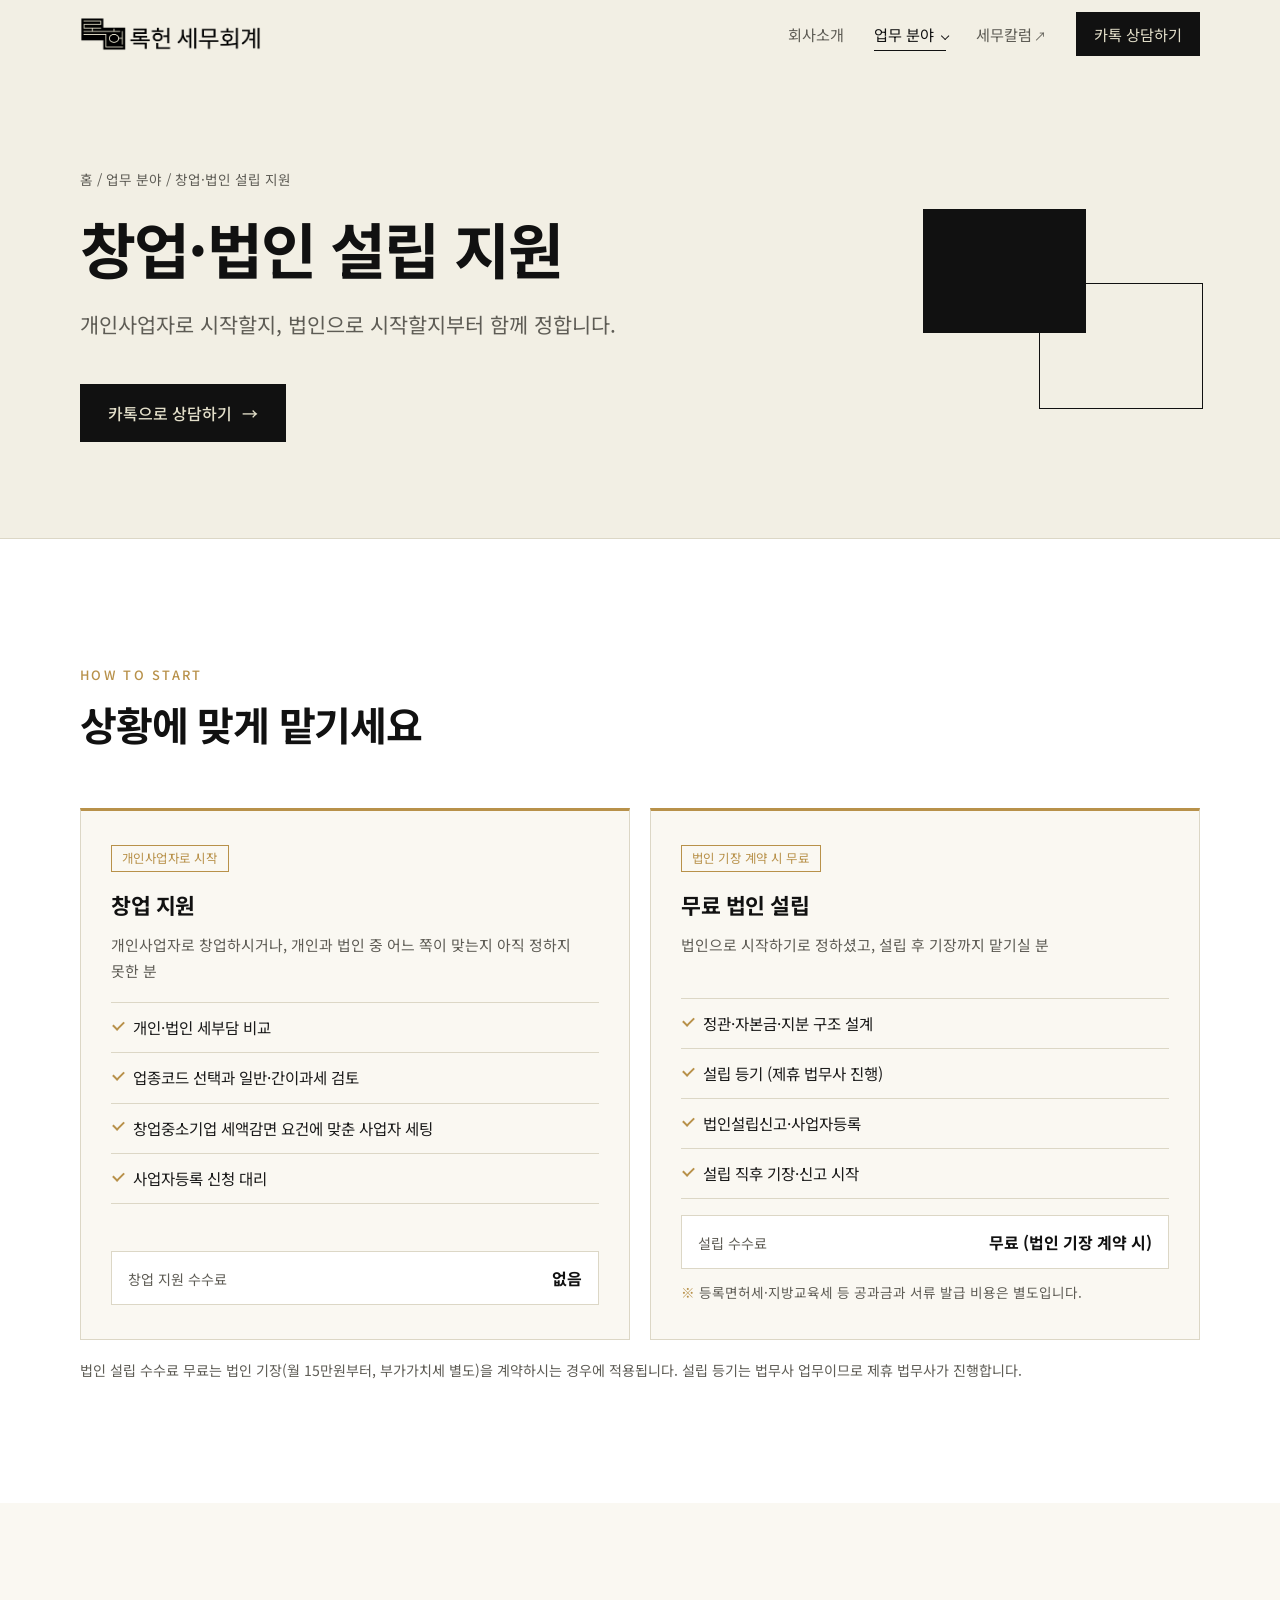
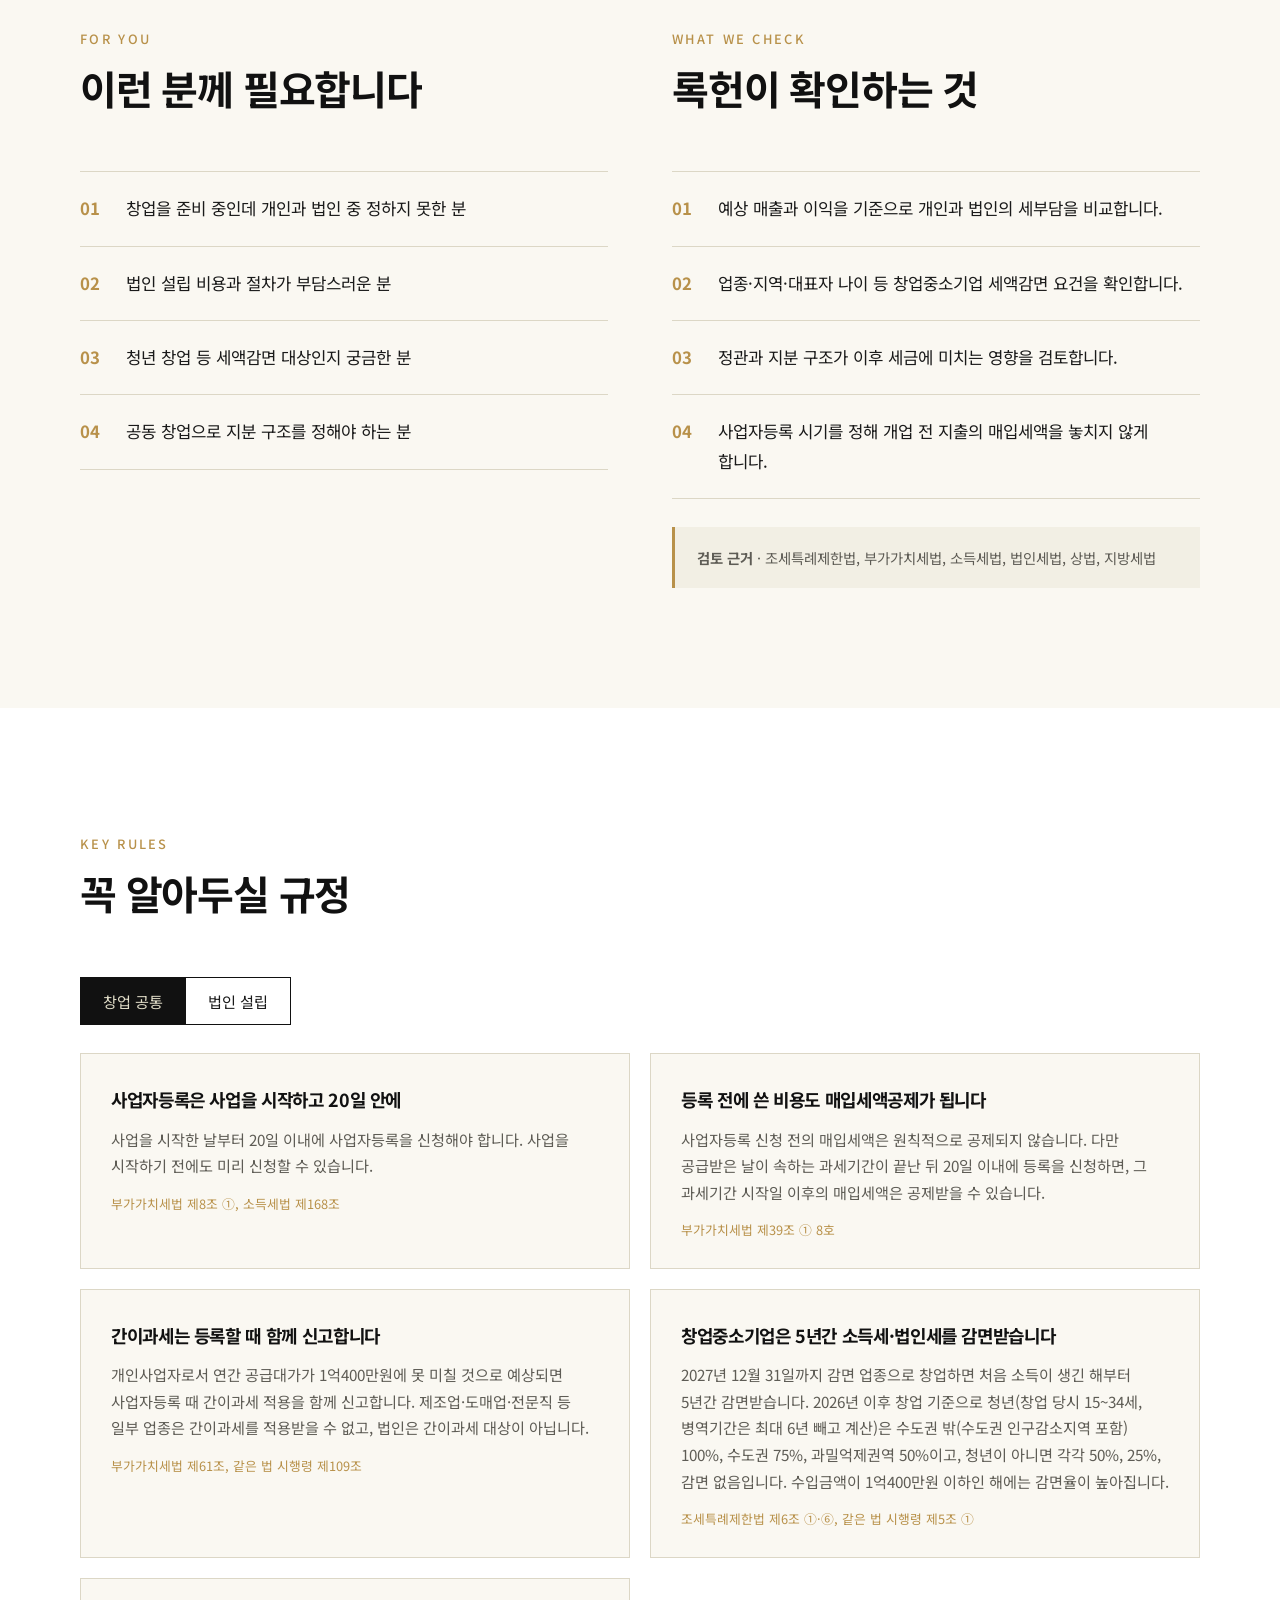
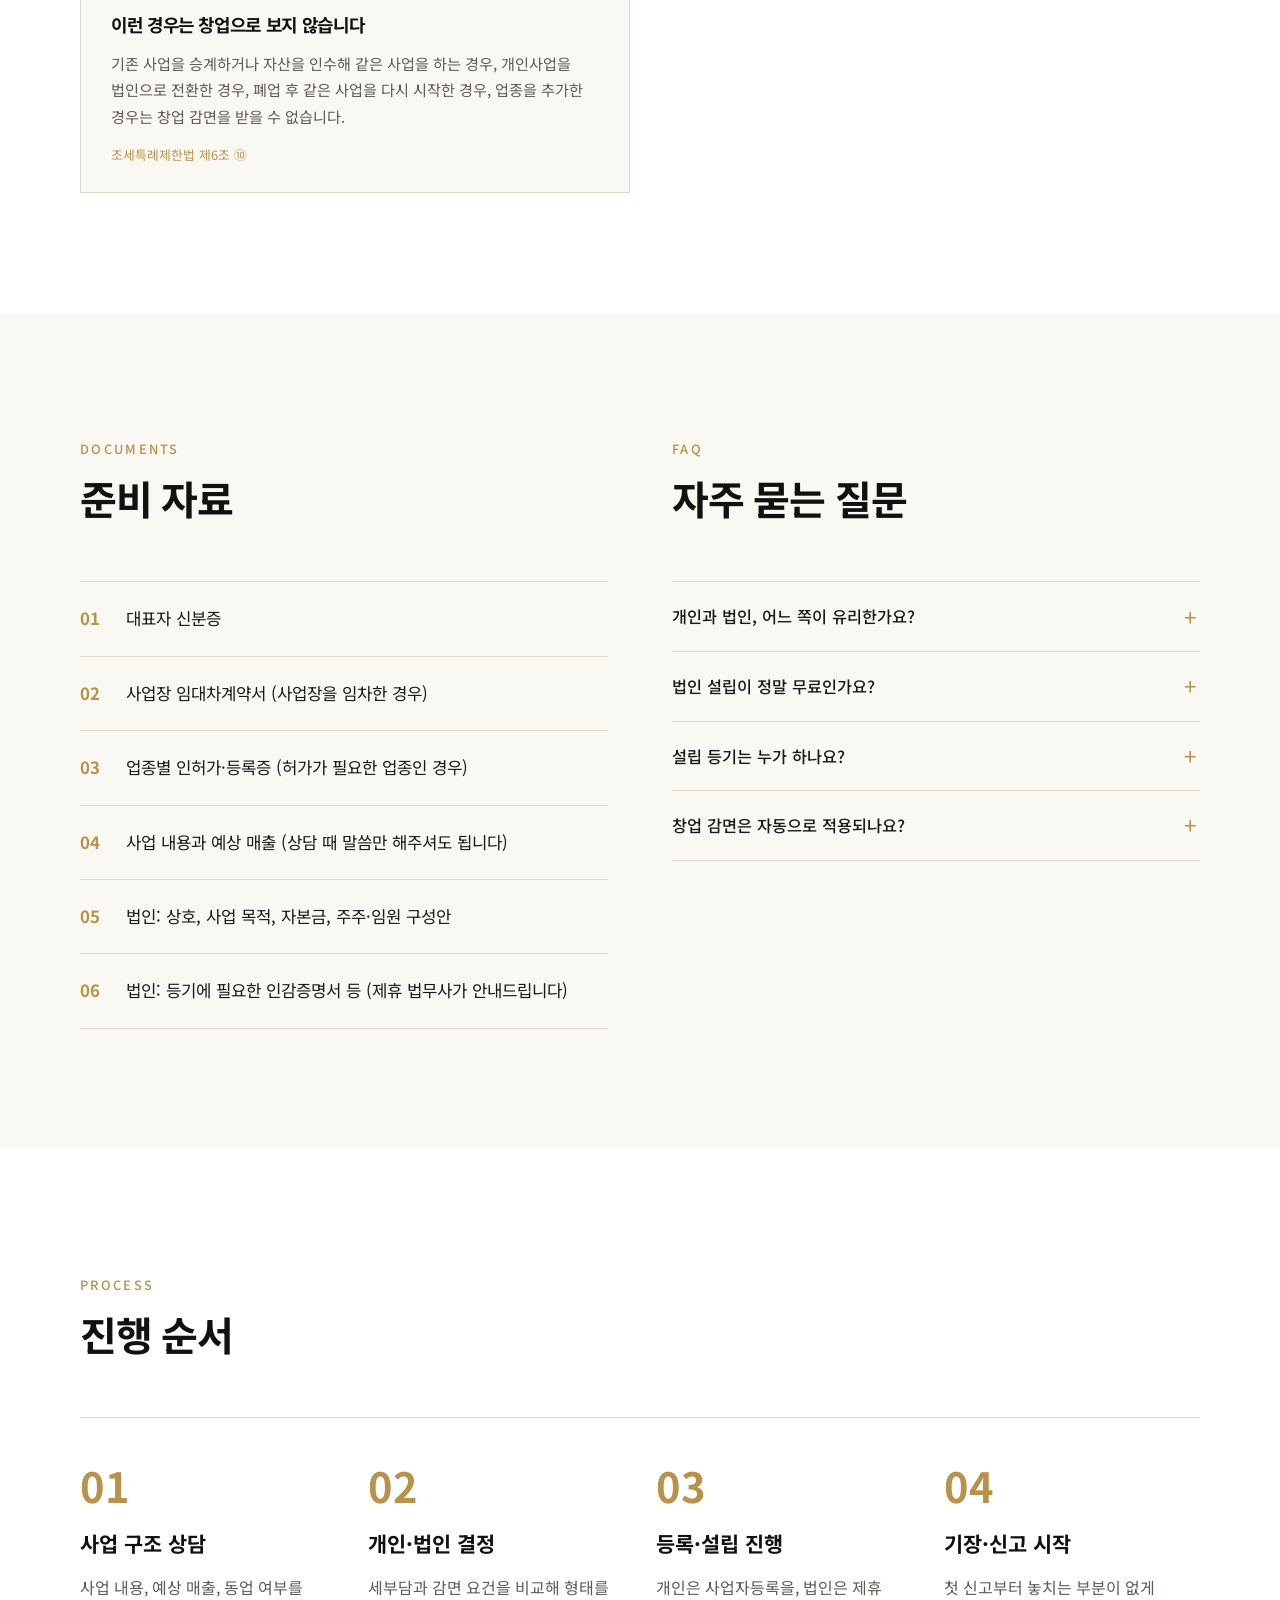
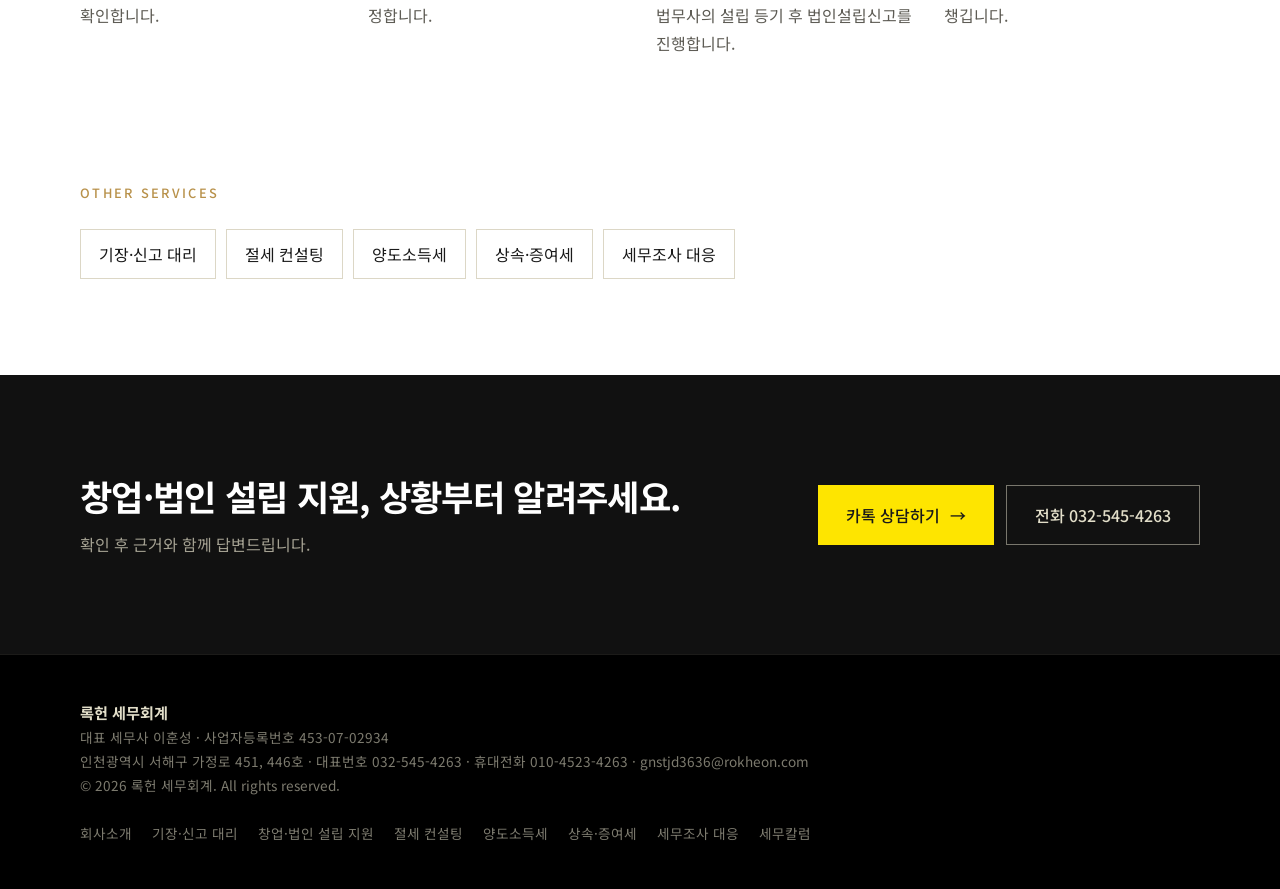
<file: services/startup.html>
<!doctype html>
<html lang="ko">
<head>
<meta charset="utf-8">
<meta name="viewport" content="width=device-width, initial-scale=1">
<title>창업·법인 설립 지원 | 인천 서해구 세무사 록헌 세무회계</title>
<meta name="description" content="창업·법인 설립 지원 — 개인사업자로 시작할지, 법인으로 시작할지부터 함께 정합니다. 록헌 세무회계.">
<link rel="canonical" href="http://rokheon.com/services/startup.html">
<meta property="og:type" content="website">
<meta property="og:site_name" content="록헌 세무회계">
<meta property="og:locale" content="ko_KR">
<meta property="og:url" content="http://rokheon.com/services/startup.html">
<meta property="og:title" content="창업·법인 설립 지원 | 인천 서해구 세무사 록헌 세무회계">
<meta property="og:description" content="창업·법인 설립 지원 — 개인사업자로 시작할지, 법인으로 시작할지부터 함께 정합니다. 록헌 세무회계.">
<meta property="og:image" content="http://rokheon.com/%EC%9D%B4%EB%AF%B8%EC%A7%80/%EA%B3%B5%EC%9C%A0%EC%9D%B4%EB%AF%B8%EC%A7%80.jpg">
<meta property="og:image:width" content="1200">
<meta property="og:image:height" content="630">
<meta property="og:image:alt" content="록헌 세무회계 대표 세무사 이훈성">
<meta name="twitter:card" content="summary_large_image">
<link rel="icon" href="../이미지/심볼.png">
<link rel="preconnect" href="https://fonts.googleapis.com">
<link rel="preconnect" href="https://fonts.gstatic.com" crossorigin>
<link href="https://fonts.googleapis.com/css2?family=Noto+Sans+KR:wght@400;500;700;900&display=swap" rel="stylesheet">
<link rel="stylesheet" href="../css/style.css?v=43c97560">
<script>document.documentElement.classList.add('js');</script>
</head>
<body>

<!-- 이 파일은 build.py가 만든 결과물입니다. 직접 고치지 말고 build.py 또는 _원본을 고친 뒤 다시 실행하세요. -->
<header class="site">
  <div class="wrap nav">
    <a href="../index.html" class="logo"><img src="../이미지/로고_가로.png" alt="록헌 세무회계"></a>
    <button class="burger" aria-label="메뉴 열기" aria-expanded="false"><i></i></button>
    <nav class="menu">
      <a href="../about.html">회사소개</a>
      <div class="dd">
        <button class="dd-btn on" aria-expanded="false">업무 분야<span class="chev"></span></button>
        <div class="dd-panel">
          <a href="../services/bookkeeping.html">기장·신고 대리 <span>→</span></a>
          <a href="../services/startup.html" class="on">창업·법인 설립 지원 <span>→</span></a>
          <a href="../services/tax-planning.html">절세 컨설팅 <span>→</span></a>
          <a href="../services/capital-gains.html">양도소득세 <span>→</span></a>
          <a href="../services/inheritance-gift.html">상속·증여세 <span>→</span></a>
          <a href="../services/tax-audit.html">세무조사 대응 <span>→</span></a>
        </div>
      </div>
      <a href="https://blog.naver.com/PostList.naver?blogId=rokheontax&amp;from=postList&amp;categoryNo=3" target="_blank" rel="noopener">세무칼럼<span class="ext">↗</span></a>
      <a href="https://pf.kakao.com/_EGkQG/chat" target="_blank" rel="noopener" class="cta">카톡 상담하기</a>
    </nav>
  </div>
  <div class="progress"></div>
</header>

<main>
  <div class="page-hero">
    <div class="wrap">
      <p class="crumb fade-in"><a href="../index.html">홈</a> / <a href="../index.html#services">업무 분야</a> / 창업·법인 설립 지원</p>
      <h1><span class="line"><span style="--d:.1s">창업·법인 설립 지원</span></span></h1>
      <p class="lead fade-in" style="--d:.4s">개인사업자로 시작할지, 법인으로 시작할지부터 함께 정합니다.</p>
      <div class="btns fade-in" style="--d:.6s">
        <a href="https://pf.kakao.com/_EGkQG/chat" target="_blank" rel="noopener" class="btn btn-dark">카톡으로 상담하기 <span class="arr">→</span></a>
      </div>
    </div>
    <div class="deco" aria-hidden="true"></div>
  </div>

  <section class="sec bg-white">
    <div class="wrap">
      <div class="sec-head" data-reveal><small>HOW TO START</small><h2>상황에 맞게 맡기세요</h2></div>
      <div class="parts" style="--n:2">
        <div class="part" data-reveal style="--d:0.00s"><span class="tag">개인사업자로 시작</span><h3>창업 지원</h3><p class="who">개인사업자로 창업하시거나, 개인과 법인 중 어느 쪽이 맞는지 아직 정하지 못한 분</p><ul><li>개인·법인 세부담 비교</li><li>업종코드 선택과 일반·간이과세 검토</li><li>창업중소기업 세액감면 요건에 맞춘 사업자 세팅</li><li>사업자등록 신청 대리</li></ul><dl class="price"><div><dt>창업 지원 수수료</dt><dd>없음</dd></div></dl></div>
        <div class="part" data-reveal style="--d:0.10s"><span class="tag">법인 기장 계약 시 무료</span><h3>무료 법인 설립</h3><p class="who">법인으로 시작하기로 정하셨고, 설립 후 기장까지 맡기실 분</p><ul><li>정관·자본금·지분 구조 설계</li><li>설립 등기 (제휴 법무사 진행)</li><li>법인설립신고·사업자등록</li><li>설립 직후 기장·신고 시작</li></ul><dl class="price"><div><dt>설립 수수료</dt><dd>무료 (법인 기장 계약 시)</dd></div></dl><p class="part-note">등록면허세·지방교육세 등 공과금과 서류 발급 비용은 별도입니다.</p></div>
      </div>
      <p class="cal-note" data-reveal>법인 설립 수수료 무료는 법인 기장(월 15만원부터, 부가가치세 별도)을 계약하시는 경우에 적용됩니다. 설립 등기는 법무사 업무이므로 제휴 법무사가 진행합니다.</p>
    </div>
  </section>

  <section class="sec">
    <div class="wrap split">
      <div>
        <div class="sec-head" data-reveal><small>FOR YOU</small><h2>이런 분께 필요합니다</h2></div>
        <ul class="checklist">
            <li data-reveal style="--d:0.00s"><i>01</i>창업을 준비 중인데 개인과 법인 중 정하지 못한 분</li>
            <li data-reveal style="--d:0.08s"><i>02</i>법인 설립 비용과 절차가 부담스러운 분</li>
            <li data-reveal style="--d:0.16s"><i>03</i>청년 창업 등 세액감면 대상인지 궁금한 분</li>
            <li data-reveal style="--d:0.24s"><i>04</i>공동 창업으로 지분 구조를 정해야 하는 분</li>
        </ul>
      </div>
      <div>
        <div class="sec-head" data-reveal><small>WHAT WE CHECK</small><h2>록헌이 확인하는 것</h2></div>
        <ul class="checklist">
            <li data-reveal style="--d:0.00s"><i>01</i>예상 매출과 이익을 기준으로 개인과 법인의 세부담을 비교합니다.</li>
            <li data-reveal style="--d:0.08s"><i>02</i>업종·지역·대표자 나이 등 창업중소기업 세액감면 요건을 확인합니다.</li>
            <li data-reveal style="--d:0.16s"><i>03</i>정관과 지분 구조가 이후 세금에 미치는 영향을 검토합니다.</li>
            <li data-reveal style="--d:0.24s"><i>04</i>사업자등록 시기를 정해 개업 전 지출의 매입세액을 놓치지 않게 합니다.</li>
        </ul>
        <p class="basis" data-reveal><b>검토 근거</b> · 조세특례제한법, 부가가치세법, 소득세법, 법인세법, 상법, 지방세법</p>
      </div>
    </div>
  </section>

  <section class="sec bg-white">
    <div class="wrap">
      <div class="sec-head" data-reveal><small>KEY RULES</small><h2>꼭 알아두실 규정</h2></div>
      <div class="tabs" role="tablist" data-reveal><button type="button" role="tab" aria-selected="true" data-tab="rules-0">창업 공통</button><button type="button" role="tab" aria-selected="false" data-tab="rules-1">법인 설립</button></div>
      <div class="tab-panel on" id="rules-0" role="tabpanel">
      <div class="rules">
        <div class="rule" data-reveal style="--d:0.00s"><h4>사업자등록은 사업을 시작하고 20일 안에</h4><p>사업을 시작한 날부터 20일 이내에 사업자등록을 신청해야 합니다. 사업을 시작하기 전에도 미리 신청할 수 있습니다.</p><small>부가가치세법 제8조 ①, 소득세법 제168조</small></div>
        <div class="rule" data-reveal style="--d:0.10s"><h4>등록 전에 쓴 비용도 매입세액공제가 됩니다</h4><p>사업자등록 신청 전의 매입세액은 원칙적으로 공제되지 않습니다. 다만 공급받은 날이 속하는 과세기간이 끝난 뒤 20일 이내에 등록을 신청하면, 그 과세기간 시작일 이후의 매입세액은 공제받을 수 있습니다.</p><small>부가가치세법 제39조 ① 8호</small></div>
        <div class="rule" data-reveal style="--d:0.00s"><h4>간이과세는 등록할 때 함께 신고합니다</h4><p>개인사업자로서 연간 공급대가가 1억400만원에 못 미칠 것으로 예상되면 사업자등록 때 간이과세 적용을 함께 신고합니다. 제조업·도매업·전문직 등 일부 업종은 간이과세를 적용받을 수 없고, 법인은 간이과세 대상이 아닙니다.</p><small>부가가치세법 제61조, 같은 법 시행령 제109조</small></div>
        <div class="rule" data-reveal style="--d:0.10s"><h4>창업중소기업은 5년간 소득세·법인세를 감면받습니다</h4><p>2027년 12월 31일까지 감면 업종으로 창업하면 처음 소득이 생긴 해부터 5년간 감면받습니다. 2026년 이후 창업 기준으로 청년(창업 당시 15~34세, 병역기간은 최대 6년 빼고 계산)은 수도권 밖(수도권 인구감소지역 포함) 100%, 수도권 75%, 과밀억제권역 50%이고, 청년이 아니면 각각 50%, 25%, 감면 없음입니다. 수입금액이 1억400만원 이하인 해에는 감면율이 높아집니다.</p><small>조세특례제한법 제6조 ①·⑥, 같은 법 시행령 제5조 ①</small></div>
        <div class="rule" data-reveal style="--d:0.00s"><h4>이런 경우는 창업으로 보지 않습니다</h4><p>기존 사업을 승계하거나 자산을 인수해 같은 사업을 하는 경우, 개인사업을 법인으로 전환한 경우, 폐업 후 같은 사업을 다시 시작한 경우, 업종을 추가한 경우는 창업 감면을 받을 수 없습니다.</p><small>조세특례제한법 제6조 ⑩</small></div>
      </div>
      </div>
      <div class="tab-panel" id="rules-1" role="tabpanel">
      <div class="rules">
        <div class="rule" data-reveal style="--d:0.00s"><h4>자본금 10억원 미만이면 정관 공증이 필요 없습니다</h4><p>자본금 10억원 미만 회사를 발기설립하면 발기인이 정관에 기명날인 또는 서명하는 것으로 효력이 생깁니다. 주금 납입 증명도 은행 잔고증명서로 대신할 수 있습니다.</p><small>상법 제292조, 제318조 ③</small></div>
        <div class="rule" data-reveal style="--d:0.10s"><h4>설립 등기에는 등록면허세가 붙습니다</h4><p>납입한 자본금의 0.4%(최저 112,500원)에 지방교육세 20%가 더해집니다. 수도권과밀억제권역(산업단지 제외)에서 설립하면 등록면허세가 3배로 무거워집니다.</p><small>지방세법 제28조 ① 6호·②, 제13조 ②, 제151조 ① 2호</small></div>
        <div class="rule" data-reveal style="--d:0.00s"><h4>설립등기 후 2개월 안에 법인설립신고</h4><p>설립등기일부터 2개월 이내에 법인설립신고를 해야 합니다. 사업자등록을 하면 법인설립신고를 한 것으로 봅니다.</p><small>법인세법 제109조 ①, 제111조</small></div>
        <div class="rule" data-reveal style="--d:0.10s"><h4>법인 청년 감면은 대표자가 최대주주여야 합니다</h4><p>법인으로 청년 창업 감면을 받으려면 청년인 대표자가 지배주주로서 최대주주여야 합니다. 감면기간 중 이 요건을 잃으면 그해부터 감면율이 낮아집니다.</p><small>조세특례제한법 시행령 제5조 ①·②</small></div>
      </div>
      </div>
    </div>
  </section>

  <section class="sec">
    <div class="wrap split">
      <div>
        <div class="sec-head" data-reveal><small>DOCUMENTS</small><h2>준비 자료</h2></div>
        <ul class="checklist">
            <li data-reveal style="--d:0.00s"><i>01</i>대표자 신분증</li>
            <li data-reveal style="--d:0.06s"><i>02</i>사업장 임대차계약서 (사업장을 임차한 경우)</li>
            <li data-reveal style="--d:0.12s"><i>03</i>업종별 인허가·등록증 (허가가 필요한 업종인 경우)</li>
            <li data-reveal style="--d:0.18s"><i>04</i>사업 내용과 예상 매출 (상담 때 말씀만 해주셔도 됩니다)</li>
            <li data-reveal style="--d:0.24s"><i>05</i>법인: 상호, 사업 목적, 자본금, 주주·임원 구성안</li>
            <li data-reveal style="--d:0.30s"><i>06</i>법인: 등기에 필요한 인감증명서 등 (제휴 법무사가 안내드립니다)</li>
        </ul>
      </div>
      <div>
        <div class="sec-head" data-reveal><small>FAQ</small><h2>자주 묻는 질문</h2></div>
        <div class="faq">
          <details class="qa" data-reveal><summary>개인과 법인, 어느 쪽이 유리한가요?</summary><p>예상 이익, 번 돈을 개인적으로 바로 써야 하는지, 투자 유치 계획 등에 따라 달라집니다. 예상 매출과 비용을 들은 뒤 두 경우의 세부담을 비교해 드립니다.</p></details>
          <details class="qa" data-reveal><summary>법인 설립이 정말 무료인가요?</summary><p>법인 기장(월 15만원부터, 부가가치세 별도)을 계약하시면 설립 수수료는 받지 않습니다. 등록면허세·지방교육세 등 공과금과 서류 발급 비용은 별도입니다.</p></details>
          <details class="qa" data-reveal><summary>설립 등기는 누가 하나요?</summary><p>법인 설립 등기는 법무사 업무라 제휴 법무사가 진행합니다. 정관·지분 설계와 법인설립신고·사업자등록은 저희가 맡습니다.</p></details>
          <details class="qa" data-reveal><summary>창업 감면은 자동으로 적용되나요?</summary><p>아닙니다. 종합소득세·법인세를 신고할 때 세액감면신청서를 함께 내야 적용됩니다. 요건 확인부터 신청까지 챙겨드립니다.</p></details>
        </div>
      </div>
    </div>
  </section>

  <section class="sec bg-white">
    <div class="wrap">
      <div class="sec-head" data-reveal><small>PROCESS</small><h2>진행 순서</h2></div>
      <div class="steps four">
        <div class="step" data-reveal style="--d:0.00s"><div class="n">01</div><b>사업 구조 상담</b><p>사업 내용, 예상 매출, 동업 여부를 확인합니다.</p></div>
        <div class="step" data-reveal style="--d:0.12s"><div class="n">02</div><b>개인·법인 결정</b><p>세부담과 감면 요건을 비교해 형태를 정합니다.</p></div>
        <div class="step" data-reveal style="--d:0.24s"><div class="n">03</div><b>등록·설립 진행</b><p>개인은 사업자등록을, 법인은 제휴 법무사의 설립 등기 후 법인설립신고를 진행합니다.</p></div>
        <div class="step" data-reveal style="--d:0.36s"><div class="n">04</div><b>기장·신고 시작</b><p>첫 신고부터 놓치는 부분이 없게 챙깁니다.</p></div>
      </div>
    </div>
  </section>

  <section class="sec" style="padding-top:0;padding-bottom:96px;background:var(--white)">
    <div class="wrap">
      <div class="sec-head" data-reveal style="margin-bottom:24px"><small>OTHER SERVICES</small></div>
      <div class="others" data-reveal><a href="bookkeeping.html">기장·신고 대리</a><a href="tax-planning.html">절세 컨설팅</a><a href="capital-gains.html">양도소득세</a><a href="inheritance-gift.html">상속·증여세</a><a href="tax-audit.html">세무조사 대응</a></div>
    </div>
  </section>

  <div class="cta-band">
    <div class="wrap">
      <div data-reveal>
        <h2>창업·법인 설립 지원, 상황부터 알려주세요.</h2>
        <p>확인 후 근거와 함께 답변드립니다.</p>
      </div>
      <div class="btns" data-reveal style="--d:.1s">
        <a href="https://pf.kakao.com/_EGkQG/chat" target="_blank" rel="noopener" class="btn btn-kakao">카톡 상담하기 <span class="arr">→</span></a>
        <a href="tel:0325454263" class="btn btn-cream-line">전화 032-545-4263</a>
      </div>
    </div>
  </div>
</main>

<footer class="site">
  <div class="wrap">
    <div>
      <b>록헌 세무회계</b><br>
      대표 세무사 이훈성 · 사업자등록번호 453-07-02934<br>
      인천광역시 서해구 가정로 451, 446호 · 대표번호 032-545-4263 · 휴대전화 010-4523-4263 · gnstjd3636@rokheon.com<br>
      © 2026 록헌 세무회계. All rights reserved.
    </div>
    <nav>
      <a href="../about.html">회사소개</a><a href="../services/bookkeeping.html">기장·신고 대리</a><a href="../services/startup.html">창업·법인 설립 지원</a><a href="../services/tax-planning.html">절세 컨설팅</a><a href="../services/capital-gains.html">양도소득세</a><a href="../services/inheritance-gift.html">상속·증여세</a><a href="../services/tax-audit.html">세무조사 대응</a><a href="https://blog.naver.com/PostList.naver?blogId=rokheontax&amp;from=postList&amp;categoryNo=3" target="_blank" rel="noopener">세무칼럼</a>
    </nav>
  </div>
</footer>

<div class="mbar">
  <a href="tel:0325454263" class="tel">전화하기</a>
  <a href="https://pf.kakao.com/_EGkQG/chat" target="_blank" rel="noopener" class="kakao">카톡 상담하기</a>
</div>

<script src="../js/main.js?v=a6a54448"></script>
</body>
</html>
</file>
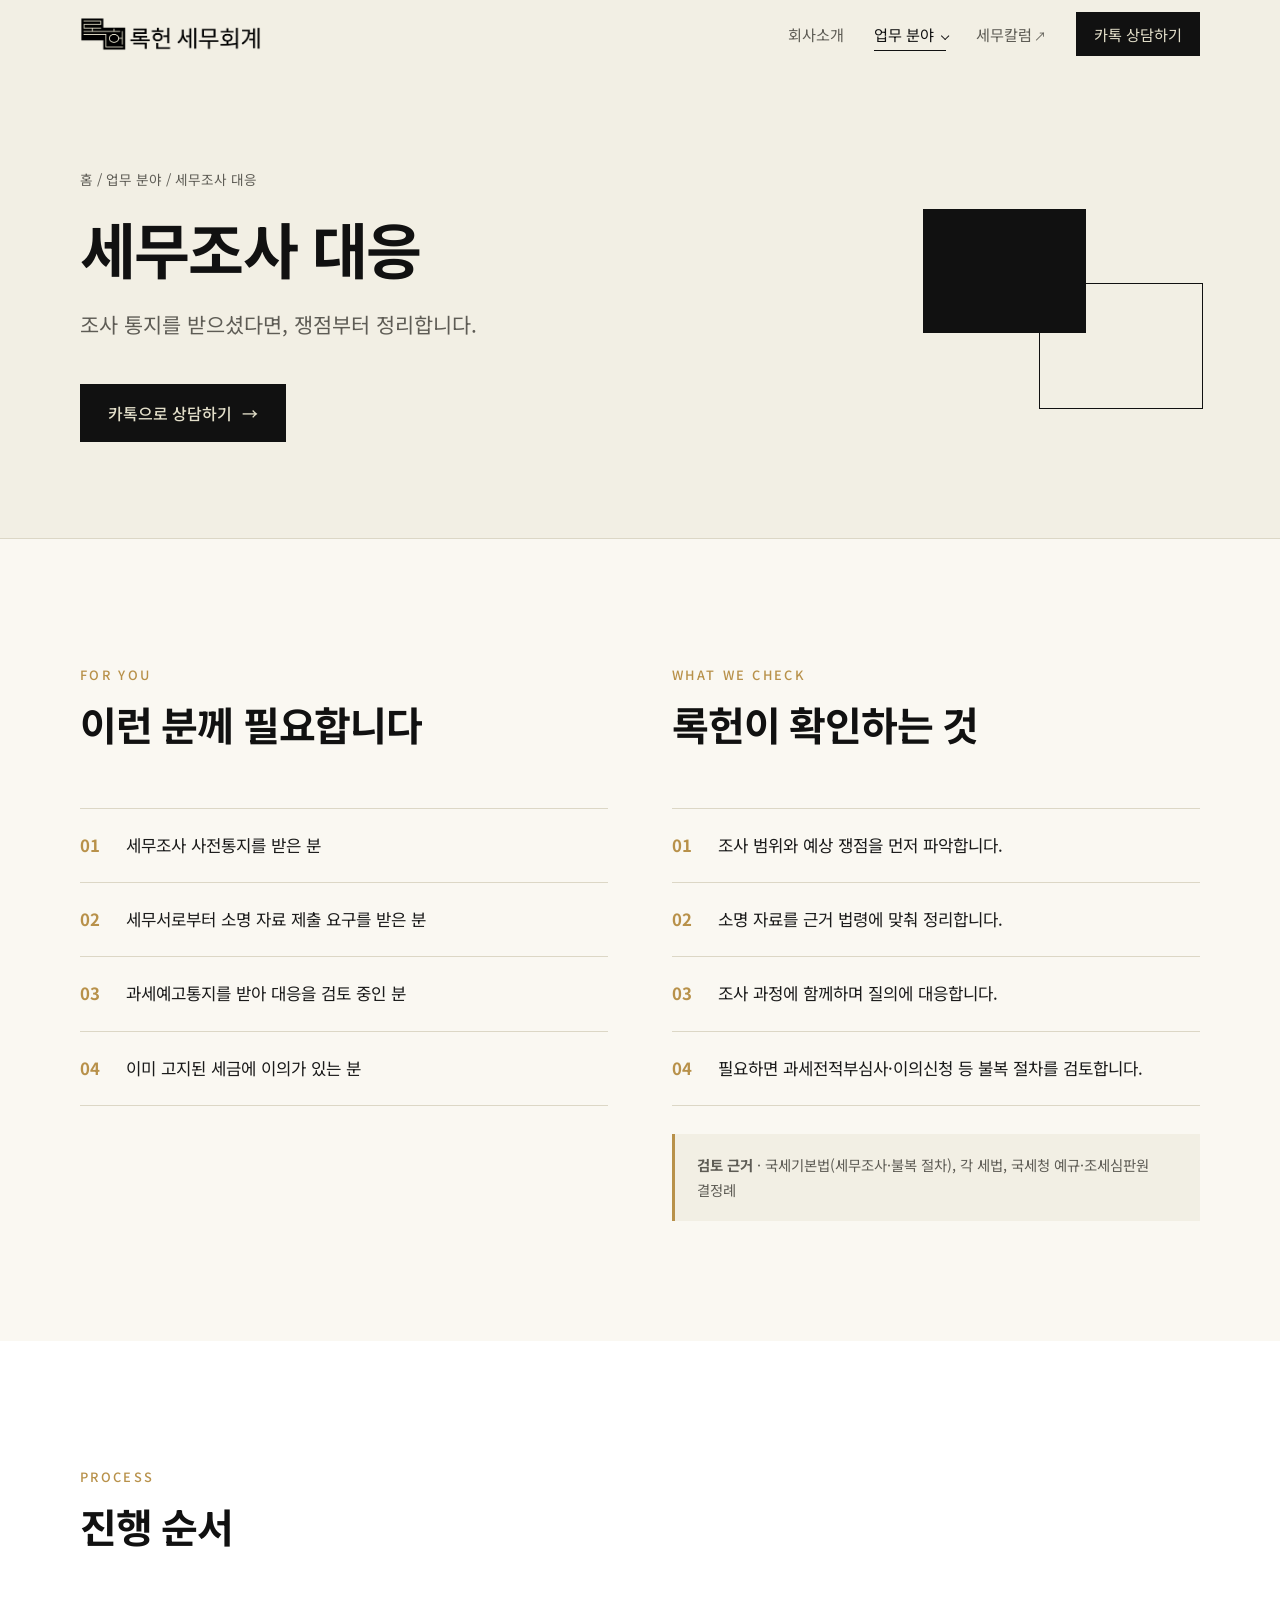
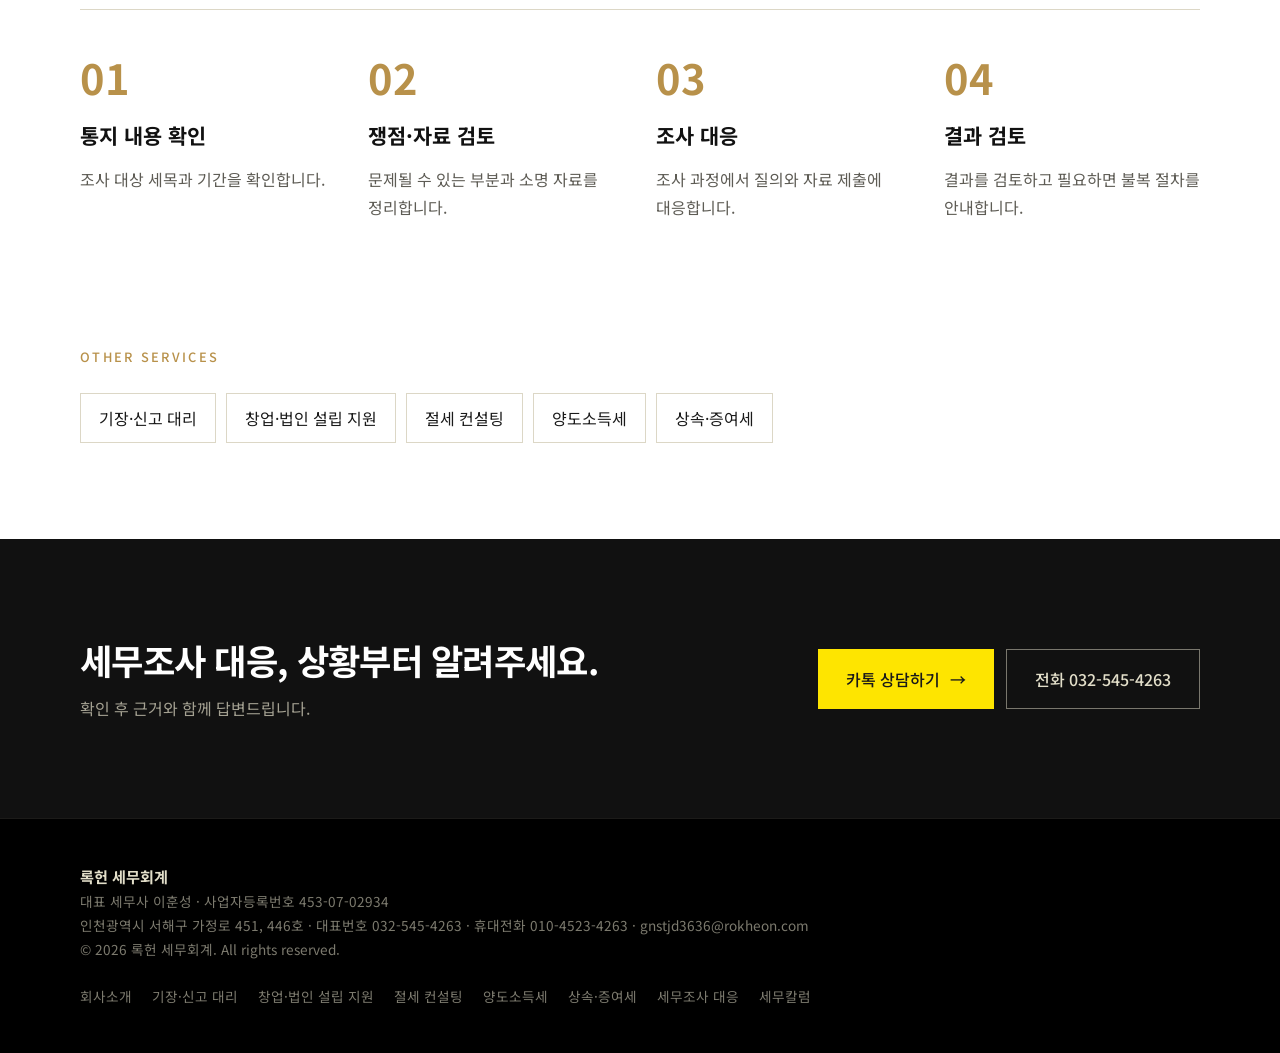
<file: services/tax-audit.html>
<!doctype html>
<html lang="ko">
<head>
<meta charset="utf-8">
<meta name="viewport" content="width=device-width, initial-scale=1">
<title>세무조사 대응 | 인천 서해구 세무사 록헌 세무회계</title>
<meta name="description" content="세무조사 대응 — 조사 통지를 받으셨다면, 쟁점부터 정리합니다. 록헌 세무회계.">
<link rel="canonical" href="http://rokheon.com/services/tax-audit.html">
<meta property="og:type" content="website">
<meta property="og:site_name" content="록헌 세무회계">
<meta property="og:locale" content="ko_KR">
<meta property="og:url" content="http://rokheon.com/services/tax-audit.html">
<meta property="og:title" content="세무조사 대응 | 인천 서해구 세무사 록헌 세무회계">
<meta property="og:description" content="세무조사 대응 — 조사 통지를 받으셨다면, 쟁점부터 정리합니다. 록헌 세무회계.">
<meta property="og:image" content="http://rokheon.com/%EC%9D%B4%EB%AF%B8%EC%A7%80/%EA%B3%B5%EC%9C%A0%EC%9D%B4%EB%AF%B8%EC%A7%80.jpg">
<meta property="og:image:width" content="1200">
<meta property="og:image:height" content="630">
<meta property="og:image:alt" content="록헌 세무회계 대표 세무사 이훈성">
<meta name="twitter:card" content="summary_large_image">
<link rel="icon" href="../이미지/심볼.png">
<link rel="preconnect" href="https://fonts.googleapis.com">
<link rel="preconnect" href="https://fonts.gstatic.com" crossorigin>
<link href="https://fonts.googleapis.com/css2?family=Noto+Sans+KR:wght@400;500;700;900&display=swap" rel="stylesheet">
<link rel="stylesheet" href="../css/style.css?v=43c97560">
<script>document.documentElement.classList.add('js');</script>
</head>
<body>

<!-- 이 파일은 build.py가 만든 결과물입니다. 직접 고치지 말고 build.py 또는 _원본을 고친 뒤 다시 실행하세요. -->
<header class="site">
  <div class="wrap nav">
    <a href="../index.html" class="logo"><img src="../이미지/로고_가로.png" alt="록헌 세무회계"></a>
    <button class="burger" aria-label="메뉴 열기" aria-expanded="false"><i></i></button>
    <nav class="menu">
      <a href="../about.html">회사소개</a>
      <div class="dd">
        <button class="dd-btn on" aria-expanded="false">업무 분야<span class="chev"></span></button>
        <div class="dd-panel">
          <a href="../services/bookkeeping.html">기장·신고 대리 <span>→</span></a>
          <a href="../services/startup.html">창업·법인 설립 지원 <span>→</span></a>
          <a href="../services/tax-planning.html">절세 컨설팅 <span>→</span></a>
          <a href="../services/capital-gains.html">양도소득세 <span>→</span></a>
          <a href="../services/inheritance-gift.html">상속·증여세 <span>→</span></a>
          <a href="../services/tax-audit.html" class="on">세무조사 대응 <span>→</span></a>
        </div>
      </div>
      <a href="https://blog.naver.com/PostList.naver?blogId=rokheontax&amp;from=postList&amp;categoryNo=3" target="_blank" rel="noopener">세무칼럼<span class="ext">↗</span></a>
      <a href="https://pf.kakao.com/_EGkQG/chat" target="_blank" rel="noopener" class="cta">카톡 상담하기</a>
    </nav>
  </div>
  <div class="progress"></div>
</header>

<main>
  <div class="page-hero">
    <div class="wrap">
      <p class="crumb fade-in"><a href="../index.html">홈</a> / <a href="../index.html#services">업무 분야</a> / 세무조사 대응</p>
      <h1><span class="line"><span style="--d:.1s">세무조사 대응</span></span></h1>
      <p class="lead fade-in" style="--d:.4s">조사 통지를 받으셨다면, 쟁점부터 정리합니다.</p>
      <div class="btns fade-in" style="--d:.6s">
        <a href="https://pf.kakao.com/_EGkQG/chat" target="_blank" rel="noopener" class="btn btn-dark">카톡으로 상담하기 <span class="arr">→</span></a>
      </div>
    </div>
    <div class="deco" aria-hidden="true"></div>
  </div>


  <section class="sec">
    <div class="wrap split">
      <div>
        <div class="sec-head" data-reveal><small>FOR YOU</small><h2>이런 분께 필요합니다</h2></div>
        <ul class="checklist">
            <li data-reveal style="--d:0.00s"><i>01</i>세무조사 사전통지를 받은 분</li>
            <li data-reveal style="--d:0.08s"><i>02</i>세무서로부터 소명 자료 제출 요구를 받은 분</li>
            <li data-reveal style="--d:0.16s"><i>03</i>과세예고통지를 받아 대응을 검토 중인 분</li>
            <li data-reveal style="--d:0.24s"><i>04</i>이미 고지된 세금에 이의가 있는 분</li>
        </ul>
      </div>
      <div>
        <div class="sec-head" data-reveal><small>WHAT WE CHECK</small><h2>록헌이 확인하는 것</h2></div>
        <ul class="checklist">
            <li data-reveal style="--d:0.00s"><i>01</i>조사 범위와 예상 쟁점을 먼저 파악합니다.</li>
            <li data-reveal style="--d:0.08s"><i>02</i>소명 자료를 근거 법령에 맞춰 정리합니다.</li>
            <li data-reveal style="--d:0.16s"><i>03</i>조사 과정에 함께하며 질의에 대응합니다.</li>
            <li data-reveal style="--d:0.24s"><i>04</i>필요하면 과세전적부심사·이의신청 등 불복 절차를 검토합니다.</li>
        </ul>
        <p class="basis" data-reveal><b>검토 근거</b> · 국세기본법(세무조사·불복 절차), 각 세법, 국세청 예규·조세심판원 결정례</p>
      </div>
    </div>
  </section>


  <section class="sec bg-white">
    <div class="wrap">
      <div class="sec-head" data-reveal><small>PROCESS</small><h2>진행 순서</h2></div>
      <div class="steps four">
        <div class="step" data-reveal style="--d:0.00s"><div class="n">01</div><b>통지 내용 확인</b><p>조사 대상 세목과 기간을 확인합니다.</p></div>
        <div class="step" data-reveal style="--d:0.12s"><div class="n">02</div><b>쟁점·자료 검토</b><p>문제될 수 있는 부분과 소명 자료를 정리합니다.</p></div>
        <div class="step" data-reveal style="--d:0.24s"><div class="n">03</div><b>조사 대응</b><p>조사 과정에서 질의와 자료 제출에 대응합니다.</p></div>
        <div class="step" data-reveal style="--d:0.36s"><div class="n">04</div><b>결과 검토</b><p>결과를 검토하고 필요하면 불복 절차를 안내합니다.</p></div>
      </div>
    </div>
  </section>

  <section class="sec" style="padding-top:0;padding-bottom:96px;background:var(--white)">
    <div class="wrap">
      <div class="sec-head" data-reveal style="margin-bottom:24px"><small>OTHER SERVICES</small></div>
      <div class="others" data-reveal><a href="bookkeeping.html">기장·신고 대리</a><a href="startup.html">창업·법인 설립 지원</a><a href="tax-planning.html">절세 컨설팅</a><a href="capital-gains.html">양도소득세</a><a href="inheritance-gift.html">상속·증여세</a></div>
    </div>
  </section>

  <div class="cta-band">
    <div class="wrap">
      <div data-reveal>
        <h2>세무조사 대응, 상황부터 알려주세요.</h2>
        <p>확인 후 근거와 함께 답변드립니다.</p>
      </div>
      <div class="btns" data-reveal style="--d:.1s">
        <a href="https://pf.kakao.com/_EGkQG/chat" target="_blank" rel="noopener" class="btn btn-kakao">카톡 상담하기 <span class="arr">→</span></a>
        <a href="tel:0325454263" class="btn btn-cream-line">전화 032-545-4263</a>
      </div>
    </div>
  </div>
</main>

<footer class="site">
  <div class="wrap">
    <div>
      <b>록헌 세무회계</b><br>
      대표 세무사 이훈성 · 사업자등록번호 453-07-02934<br>
      인천광역시 서해구 가정로 451, 446호 · 대표번호 032-545-4263 · 휴대전화 010-4523-4263 · gnstjd3636@rokheon.com<br>
      © 2026 록헌 세무회계. All rights reserved.
    </div>
    <nav>
      <a href="../about.html">회사소개</a><a href="../services/bookkeeping.html">기장·신고 대리</a><a href="../services/startup.html">창업·법인 설립 지원</a><a href="../services/tax-planning.html">절세 컨설팅</a><a href="../services/capital-gains.html">양도소득세</a><a href="../services/inheritance-gift.html">상속·증여세</a><a href="../services/tax-audit.html">세무조사 대응</a><a href="https://blog.naver.com/PostList.naver?blogId=rokheontax&amp;from=postList&amp;categoryNo=3" target="_blank" rel="noopener">세무칼럼</a>
    </nav>
  </div>
</footer>

<div class="mbar">
  <a href="tel:0325454263" class="tel">전화하기</a>
  <a href="https://pf.kakao.com/_EGkQG/chat" target="_blank" rel="noopener" class="kakao">카톡 상담하기</a>
</div>

<script src="../js/main.js?v=a6a54448"></script>
</body>
</html>
</file>
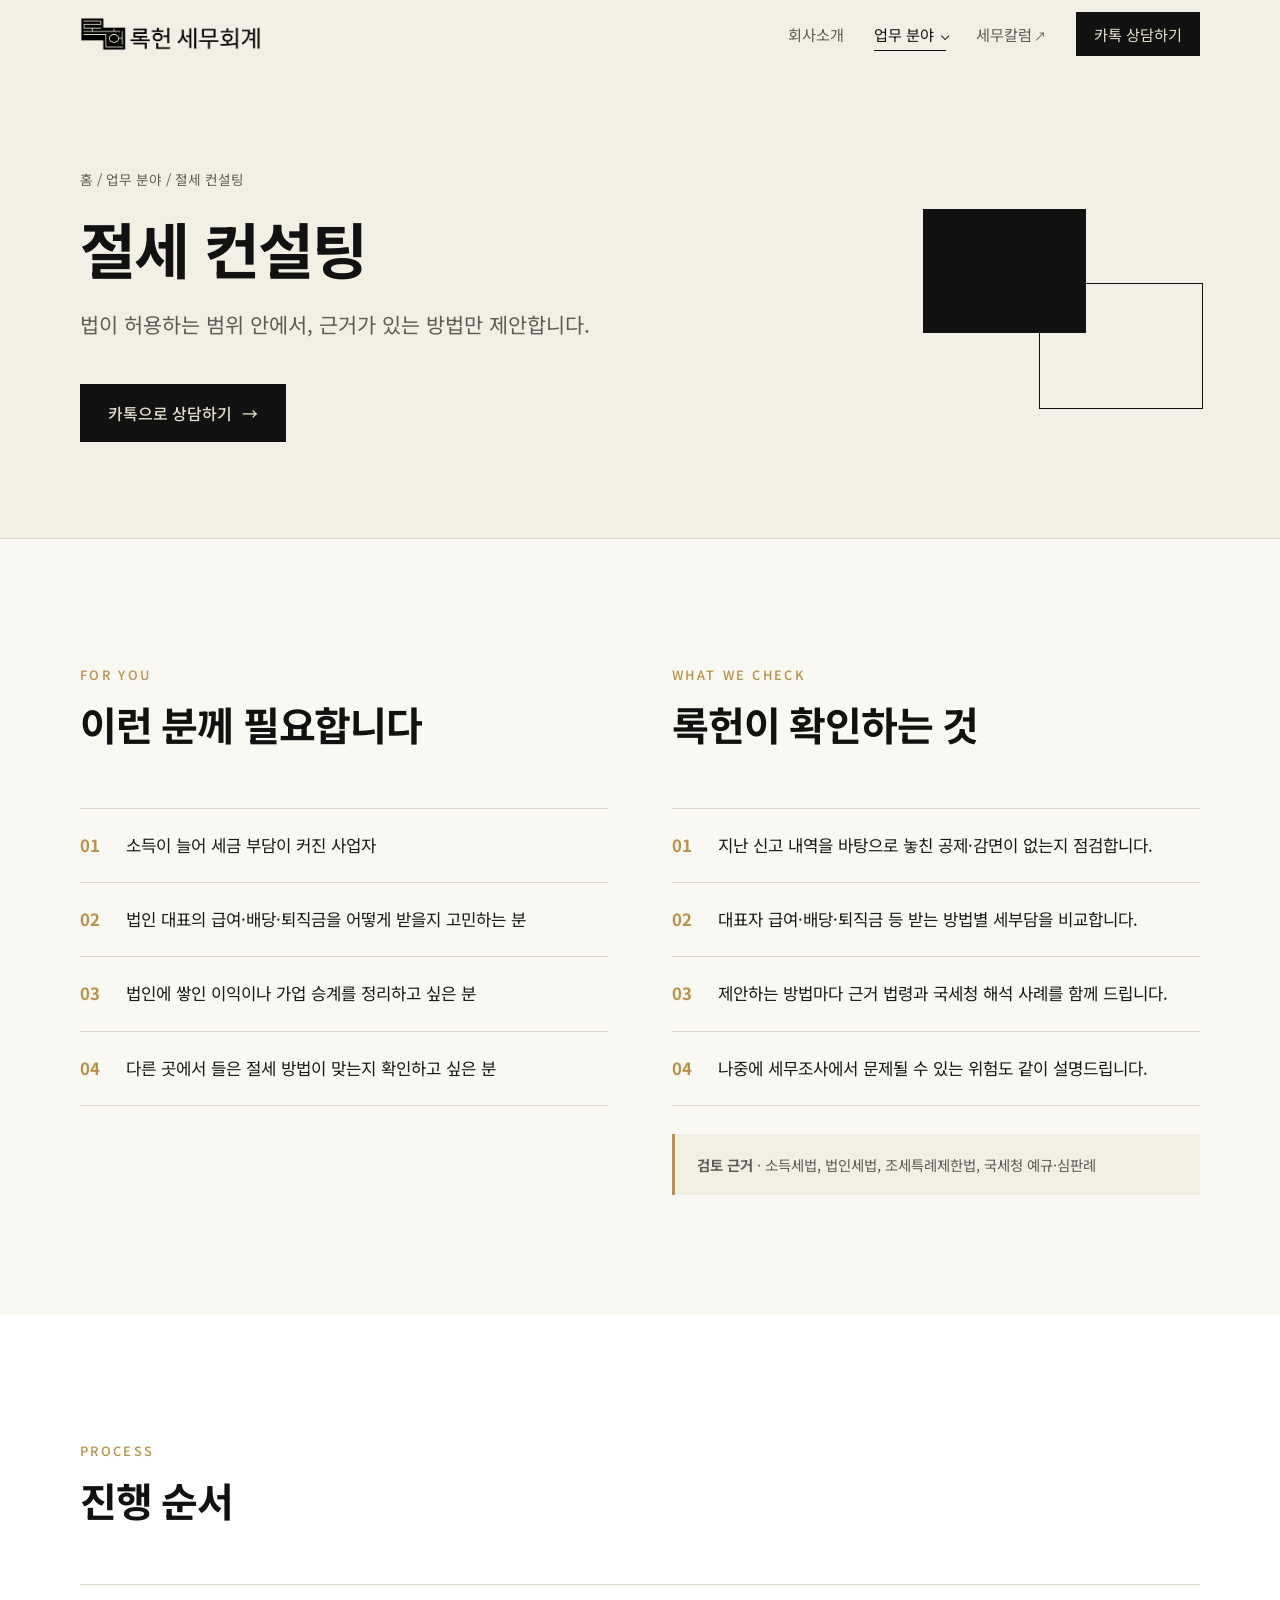
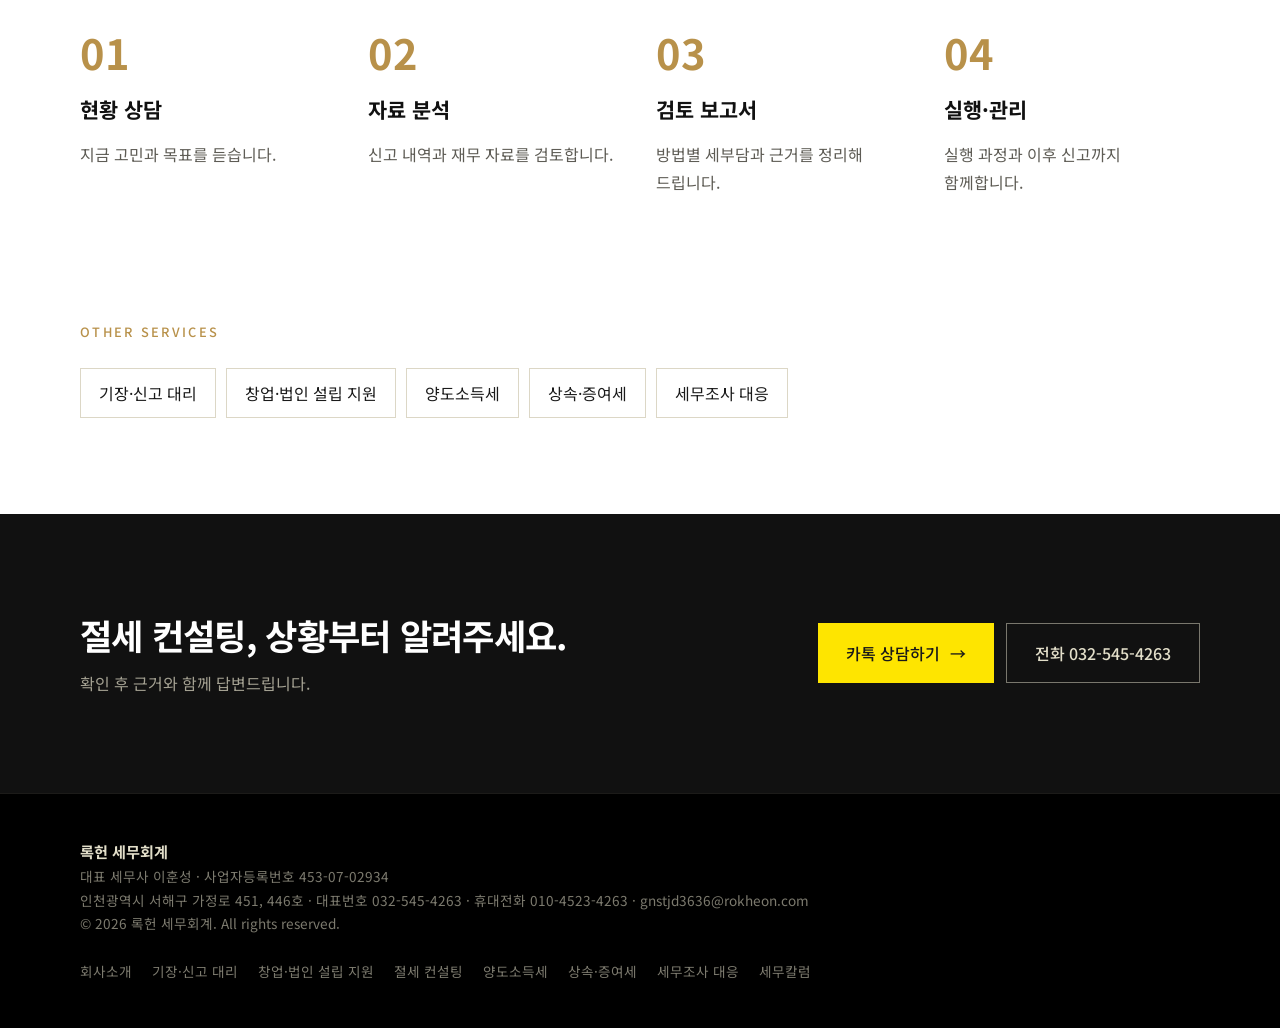
<file: services/tax-planning.html>
<!doctype html>
<html lang="ko">
<head>
<meta charset="utf-8">
<meta name="viewport" content="width=device-width, initial-scale=1">
<title>절세 컨설팅 | 인천 서해구 세무사 록헌 세무회계</title>
<meta name="description" content="절세 컨설팅 — 법이 허용하는 범위 안에서, 근거가 있는 방법만 제안합니다. 록헌 세무회계.">
<link rel="canonical" href="http://rokheon.com/services/tax-planning.html">
<meta property="og:type" content="website">
<meta property="og:site_name" content="록헌 세무회계">
<meta property="og:locale" content="ko_KR">
<meta property="og:url" content="http://rokheon.com/services/tax-planning.html">
<meta property="og:title" content="절세 컨설팅 | 인천 서해구 세무사 록헌 세무회계">
<meta property="og:description" content="절세 컨설팅 — 법이 허용하는 범위 안에서, 근거가 있는 방법만 제안합니다. 록헌 세무회계.">
<meta property="og:image" content="http://rokheon.com/%EC%9D%B4%EB%AF%B8%EC%A7%80/%EA%B3%B5%EC%9C%A0%EC%9D%B4%EB%AF%B8%EC%A7%80.jpg">
<meta property="og:image:width" content="1200">
<meta property="og:image:height" content="630">
<meta property="og:image:alt" content="록헌 세무회계 대표 세무사 이훈성">
<meta name="twitter:card" content="summary_large_image">
<link rel="icon" href="../이미지/심볼.png">
<link rel="preconnect" href="https://fonts.googleapis.com">
<link rel="preconnect" href="https://fonts.gstatic.com" crossorigin>
<link href="https://fonts.googleapis.com/css2?family=Noto+Sans+KR:wght@400;500;700;900&display=swap" rel="stylesheet">
<link rel="stylesheet" href="../css/style.css?v=43c97560">
<script>document.documentElement.classList.add('js');</script>
</head>
<body>

<!-- 이 파일은 build.py가 만든 결과물입니다. 직접 고치지 말고 build.py 또는 _원본을 고친 뒤 다시 실행하세요. -->
<header class="site">
  <div class="wrap nav">
    <a href="../index.html" class="logo"><img src="../이미지/로고_가로.png" alt="록헌 세무회계"></a>
    <button class="burger" aria-label="메뉴 열기" aria-expanded="false"><i></i></button>
    <nav class="menu">
      <a href="../about.html">회사소개</a>
      <div class="dd">
        <button class="dd-btn on" aria-expanded="false">업무 분야<span class="chev"></span></button>
        <div class="dd-panel">
          <a href="../services/bookkeeping.html">기장·신고 대리 <span>→</span></a>
          <a href="../services/startup.html">창업·법인 설립 지원 <span>→</span></a>
          <a href="../services/tax-planning.html" class="on">절세 컨설팅 <span>→</span></a>
          <a href="../services/capital-gains.html">양도소득세 <span>→</span></a>
          <a href="../services/inheritance-gift.html">상속·증여세 <span>→</span></a>
          <a href="../services/tax-audit.html">세무조사 대응 <span>→</span></a>
        </div>
      </div>
      <a href="https://blog.naver.com/PostList.naver?blogId=rokheontax&amp;from=postList&amp;categoryNo=3" target="_blank" rel="noopener">세무칼럼<span class="ext">↗</span></a>
      <a href="https://pf.kakao.com/_EGkQG/chat" target="_blank" rel="noopener" class="cta">카톡 상담하기</a>
    </nav>
  </div>
  <div class="progress"></div>
</header>

<main>
  <div class="page-hero">
    <div class="wrap">
      <p class="crumb fade-in"><a href="../index.html">홈</a> / <a href="../index.html#services">업무 분야</a> / 절세 컨설팅</p>
      <h1><span class="line"><span style="--d:.1s">절세 컨설팅</span></span></h1>
      <p class="lead fade-in" style="--d:.4s">법이 허용하는 범위 안에서, 근거가 있는 방법만 제안합니다.</p>
      <div class="btns fade-in" style="--d:.6s">
        <a href="https://pf.kakao.com/_EGkQG/chat" target="_blank" rel="noopener" class="btn btn-dark">카톡으로 상담하기 <span class="arr">→</span></a>
      </div>
    </div>
    <div class="deco" aria-hidden="true"></div>
  </div>


  <section class="sec">
    <div class="wrap split">
      <div>
        <div class="sec-head" data-reveal><small>FOR YOU</small><h2>이런 분께 필요합니다</h2></div>
        <ul class="checklist">
            <li data-reveal style="--d:0.00s"><i>01</i>소득이 늘어 세금 부담이 커진 사업자</li>
            <li data-reveal style="--d:0.08s"><i>02</i>법인 대표의 급여·배당·퇴직금을 어떻게 받을지 고민하는 분</li>
            <li data-reveal style="--d:0.16s"><i>03</i>법인에 쌓인 이익이나 가업 승계를 정리하고 싶은 분</li>
            <li data-reveal style="--d:0.24s"><i>04</i>다른 곳에서 들은 절세 방법이 맞는지 확인하고 싶은 분</li>
        </ul>
      </div>
      <div>
        <div class="sec-head" data-reveal><small>WHAT WE CHECK</small><h2>록헌이 확인하는 것</h2></div>
        <ul class="checklist">
            <li data-reveal style="--d:0.00s"><i>01</i>지난 신고 내역을 바탕으로 놓친 공제·감면이 없는지 점검합니다.</li>
            <li data-reveal style="--d:0.08s"><i>02</i>대표자 급여·배당·퇴직금 등 받는 방법별 세부담을 비교합니다.</li>
            <li data-reveal style="--d:0.16s"><i>03</i>제안하는 방법마다 근거 법령과 국세청 해석 사례를 함께 드립니다.</li>
            <li data-reveal style="--d:0.24s"><i>04</i>나중에 세무조사에서 문제될 수 있는 위험도 같이 설명드립니다.</li>
        </ul>
        <p class="basis" data-reveal><b>검토 근거</b> · 소득세법, 법인세법, 조세특례제한법, 국세청 예규·심판례</p>
      </div>
    </div>
  </section>


  <section class="sec bg-white">
    <div class="wrap">
      <div class="sec-head" data-reveal><small>PROCESS</small><h2>진행 순서</h2></div>
      <div class="steps four">
        <div class="step" data-reveal style="--d:0.00s"><div class="n">01</div><b>현황 상담</b><p>지금 고민과 목표를 듣습니다.</p></div>
        <div class="step" data-reveal style="--d:0.12s"><div class="n">02</div><b>자료 분석</b><p>신고 내역과 재무 자료를 검토합니다.</p></div>
        <div class="step" data-reveal style="--d:0.24s"><div class="n">03</div><b>검토 보고서</b><p>방법별 세부담과 근거를 정리해 드립니다.</p></div>
        <div class="step" data-reveal style="--d:0.36s"><div class="n">04</div><b>실행·관리</b><p>실행 과정과 이후 신고까지 함께합니다.</p></div>
      </div>
    </div>
  </section>

  <section class="sec" style="padding-top:0;padding-bottom:96px;background:var(--white)">
    <div class="wrap">
      <div class="sec-head" data-reveal style="margin-bottom:24px"><small>OTHER SERVICES</small></div>
      <div class="others" data-reveal><a href="bookkeeping.html">기장·신고 대리</a><a href="startup.html">창업·법인 설립 지원</a><a href="capital-gains.html">양도소득세</a><a href="inheritance-gift.html">상속·증여세</a><a href="tax-audit.html">세무조사 대응</a></div>
    </div>
  </section>

  <div class="cta-band">
    <div class="wrap">
      <div data-reveal>
        <h2>절세 컨설팅, 상황부터 알려주세요.</h2>
        <p>확인 후 근거와 함께 답변드립니다.</p>
      </div>
      <div class="btns" data-reveal style="--d:.1s">
        <a href="https://pf.kakao.com/_EGkQG/chat" target="_blank" rel="noopener" class="btn btn-kakao">카톡 상담하기 <span class="arr">→</span></a>
        <a href="tel:0325454263" class="btn btn-cream-line">전화 032-545-4263</a>
      </div>
    </div>
  </div>
</main>

<footer class="site">
  <div class="wrap">
    <div>
      <b>록헌 세무회계</b><br>
      대표 세무사 이훈성 · 사업자등록번호 453-07-02934<br>
      인천광역시 서해구 가정로 451, 446호 · 대표번호 032-545-4263 · 휴대전화 010-4523-4263 · gnstjd3636@rokheon.com<br>
      © 2026 록헌 세무회계. All rights reserved.
    </div>
    <nav>
      <a href="../about.html">회사소개</a><a href="../services/bookkeeping.html">기장·신고 대리</a><a href="../services/startup.html">창업·법인 설립 지원</a><a href="../services/tax-planning.html">절세 컨설팅</a><a href="../services/capital-gains.html">양도소득세</a><a href="../services/inheritance-gift.html">상속·증여세</a><a href="../services/tax-audit.html">세무조사 대응</a><a href="https://blog.naver.com/PostList.naver?blogId=rokheontax&amp;from=postList&amp;categoryNo=3" target="_blank" rel="noopener">세무칼럼</a>
    </nav>
  </div>
</footer>

<div class="mbar">
  <a href="tel:0325454263" class="tel">전화하기</a>
  <a href="https://pf.kakao.com/_EGkQG/chat" target="_blank" rel="noopener" class="kakao">카톡 상담하기</a>
</div>

<script src="../js/main.js?v=a6a54448"></script>
</body>
</html>
</file>
<file: css/style.css>
/* 록헌 세무회계 — 로고 색상 기준: 검정 + 크림 + 골드 */
:root {
  --black: #111111;
  --black-2: #262626;
  --cream: #e2dec9;
  --cream-bg: #f2efe4;
  --gold: #b8914a;
  --ink: #1a1a1a;
  --muted: #5e5c55;
  --line: #dcd7c6;
  --bg: #faf8f2;
  --white: #ffffff;
  --max: 1160px;
  --ease: cubic-bezier(0.2, 0.7, 0.2, 1);
}
* { box-sizing: border-box; margin: 0; padding: 0; }
html { scroll-behavior: smooth; scroll-padding-top: 72px; }
body {
  font-family: "Noto Sans KR", system-ui, sans-serif;
  color: var(--ink);
  background: var(--bg);
  line-height: 1.75;
  word-break: keep-all;
  overflow-x: hidden;
}
a { color: inherit; text-decoration: none; }
img { max-width: 100%; display: block; }
button { font: inherit; }
.wrap { max-width: var(--max); margin: 0 auto; padding: 0 20px; }

/* 시안용 빈칸 표시 — 실제 내용이 들어가면 class="todo" 제거 */
.todo {
  background: #fff3c4;
  outline: 1px dashed #c9a227;
  padding: 0 4px;
  border-radius: 3px;
}

/* ── 스크롤 등장 효과 ── */
.js [data-reveal] {
  opacity: 0; transform: translateY(36px);
  transition: opacity 0.9s var(--ease), transform 0.9s var(--ease);
  transition-delay: var(--d, 0s);
}
.js [data-reveal].in { opacity: 1; transform: none; }

/* ── 헤더 ── */
header.site {
  position: fixed; top: 0; left: 0; right: 0; z-index: 50;
  transition: background 0.35s, box-shadow 0.35s;
}
header.site.scrolled { background: rgba(250, 248, 242, 0.95); backdrop-filter: blur(10px); box-shadow: 0 1px 0 var(--line); }
.progress { position: absolute; left: 0; bottom: -1px; height: 2px; width: 100%; background: var(--gold); transform-origin: left; transform: scaleX(var(--sp, 0)); }
.nav { display: flex; align-items: center; justify-content: space-between; height: 68px; }
.logo img { height: 34px; width: auto; }
.menu { display: flex; align-items: center; gap: 30px; font-size: 0.95rem; color: var(--muted); }
.menu > a, .dd-btn { position: relative; color: var(--muted); background: none; border: 0; cursor: pointer; padding: 0; }
.menu > a:not(.cta)::after, .dd-btn::after {
  content: ""; position: absolute; left: 0; right: 0; bottom: -4px; height: 1px; background: var(--black);
  transform: scaleX(0); transition: transform 0.3s var(--ease);
}
.menu > a:not(.cta):hover, .dd:hover .dd-btn, .menu > a.on, .dd-btn.on { color: var(--black); }
.menu > a:not(.cta):hover::after, .dd:hover .dd-btn::after, .menu > a.on::after, .dd-btn.on::after { transform: scaleX(1); }
.chev { display: inline-block; width: 6px; height: 6px; border-right: 1.5px solid currentColor; border-bottom: 1.5px solid currentColor; transform: rotate(45deg) translateY(-3px); margin-left: 6px; transition: transform 0.25s; }
.ext { font-size: 0.8em; margin-left: 2px; }
.menu .cta { color: var(--cream); background: var(--black); padding: 9px 18px; transition: background 0.2s; }
.menu .cta:hover { background: var(--black-2); color: var(--white); }

/* 업무 분야 드롭다운 */
.dd { position: relative; }
.dd-panel {
  position: absolute; top: calc(100% + 22px); left: 50%; width: 250px;
  background: var(--white); border: 1px solid var(--line); box-shadow: 0 16px 40px rgba(17, 17, 17, 0.08);
  padding: 10px 0; opacity: 0; visibility: hidden; transform: translate(-50%, -8px);
  transition: opacity 0.25s var(--ease), transform 0.25s var(--ease), visibility 0.25s;
}
.dd-panel::before { content: ""; position: absolute; left: 0; right: 0; top: -24px; height: 24px; } /* 마우스 이동 중 닫힘 방지 */
.dd:hover .dd-panel, .dd:focus-within .dd-panel { opacity: 1; visibility: visible; transform: translate(-50%, 0); }
.dd:hover .chev { transform: rotate(225deg) translateY(-1px); }
.dd-panel a { display: flex; justify-content: space-between; padding: 10px 22px; color: var(--ink); transition: background 0.2s, padding 0.2s; }
.dd-panel a:hover, .dd-panel a.on { background: var(--cream-bg); padding-left: 26px; }
.dd-panel a span { color: var(--gold); opacity: 0; transition: opacity 0.2s; }
.dd-panel a:hover span { opacity: 1; }

.burger { display: none; background: none; border: 0; width: 40px; height: 40px; cursor: pointer; }
.burger i, .burger i::before, .burger i::after {
  display: block; width: 22px; height: 2px; background: var(--black);
  position: relative; margin: 0 auto; content: ""; transition: 0.25s;
}
.burger i::before { position: absolute; top: -7px; }
.burger i::after { position: absolute; top: 7px; }
.burger[aria-expanded="true"] i { background: transparent; }
.burger[aria-expanded="true"] i::before { top: 0; transform: rotate(45deg); }
.burger[aria-expanded="true"] i::after { top: 0; transform: rotate(-45deg); }

/* ── 버튼 ── */
.btns { margin-top: 42px; display: flex; gap: 12px; flex-wrap: wrap; }
.btn { display: inline-flex; align-items: center; gap: 10px; padding: 15px 28px; font-weight: 500; transition: 0.25s var(--ease); }
.btn .arr { transition: transform 0.25s var(--ease); }
.btn:hover .arr { transform: translateX(4px); }
.btn-dark { background: var(--black); color: var(--cream); }
.btn-dark:hover { background: var(--black-2); color: var(--white); }
.btn-line { border: 1px solid var(--black); color: var(--black); }
.btn-line:hover { background: var(--black); color: var(--cream); }
.btn-kakao { background: #fee500; color: #191919; }
.btn-kakao:hover { background: #f5dc00; }
.btn-cream-line { border: 1px solid rgba(226, 222, 201, 0.5); color: var(--cream); }
.btn-cream-line:hover { background: var(--cream); color: var(--black); }

/* ── 홈: 히어로 ── */
.hero { position: relative; background: var(--cream-bg); min-height: 100svh; padding-top: 68px; overflow: hidden; }
.hero .wrap { display: grid; grid-template-columns: 1.1fr 1fr; gap: 24px; min-height: calc(100svh - 68px); }
.hero-text { align-self: center; padding: 48px 0 80px; transform: translateY(calc(var(--hp, 0) * -60px)); opacity: calc(1 - var(--hp, 0) * 1.4); }
.eyebrow { color: var(--gold); font-size: 0.85rem; font-weight: 500; letter-spacing: 0.18em; margin-bottom: 26px; }
.hero h1 { font-size: clamp(2.1rem, 4.8vw, 3.6rem); line-height: 1.32; font-weight: 700; letter-spacing: -0.03em; color: var(--black); }
.hero h1 em { font-style: normal; position: relative; }
.hero h1 em::after {
  content: ""; position: absolute; left: -2px; right: -2px; bottom: 0.08em; height: 0.32em; z-index: -1;
  background: rgba(184, 145, 74, 0.38); transform-origin: left; transform: scaleX(0);
  animation: grow 0.9s 1.1s var(--ease) forwards;
}
.hero .sub { margin-top: 26px; font-size: clamp(1rem, 1.8vw, 1.15rem); color: var(--muted); }
.line { display: block; overflow: hidden; }
.line > span { display: inline-block; transform: translateY(110%); animation: rise 1s var(--ease) forwards; animation-delay: var(--d, 0s); }
.fade-in { opacity: 0; animation: fade 1s var(--ease) forwards; animation-delay: var(--d, 0s); }
@keyframes rise { to { transform: none; } }
@keyframes fade { to { opacity: 1; } }
@keyframes grow { to { transform: scaleX(1); } }

/* 로고의 엇갈린 두 사각형을 배경 도형으로 */
.hero-visual { position: relative; align-self: end; height: 100%; min-height: 520px; }
.blk { position: absolute; }
.blk-a { right: 8%; top: 26%; width: 58%; height: 44%; background: var(--black); transform: translateY(calc(var(--hp, 0) * -160px)); }
.blk-b { left: 8%; top: 48%; width: 52%; height: 40%; border: 1.5px solid var(--black); transform: translateY(calc(var(--hp, 0) * -70px)); }
.blk-a::after { content: "ROK HEON"; position: absolute; left: 22px; bottom: 16px; color: var(--cream); font-size: 0.75rem; letter-spacing: 0.14em; }
.person { position: absolute; bottom: 0; left: 50%; width: min(74%, 390px); transform: translate(-50%, calc(var(--hp, 0) * 50px)); }
.person img { width: 100%; opacity: 0; animation: fade 1.4s 0.3s var(--ease) forwards; }
.hero-visual .blk { opacity: 0; animation: fade 1.2s var(--ease) forwards; }
.hero-visual .blk-b { animation-delay: 0.2s; }
.scroll-hint {
  position: absolute; left: 50%; bottom: 22px; transform: translateX(-50%); z-index: 2;
  font-size: 0.72rem; letter-spacing: 0.2em; color: var(--muted); display: flex; flex-direction: column; align-items: center; gap: 8px;
  opacity: calc(1 - var(--hp, 0) * 4);
}
.scroll-hint i { width: 1px; height: 36px; background: var(--muted); transform-origin: top; animation: drip 1.8s infinite var(--ease); }
@keyframes drip { 0% { transform: scaleY(0); } 50% { transform: scaleY(1); transform-origin: top; } 51% { transform-origin: bottom; } 100% { transform: scaleY(0); transform-origin: bottom; } }

/* ── 홈: 원칙 문장 (스크롤 고정) ── */
.statement { position: relative; height: 280vh; background: var(--black); color: var(--cream); }
.statement .sticky { position: sticky; top: 0; height: 100svh; display: flex; align-items: center; overflow: hidden; }
.statement small { color: var(--gold); letter-spacing: 0.18em; font-size: 0.8rem; font-weight: 500; }
.maybe {
  display: inline-block; position: relative; margin-top: 28px;
  font-size: clamp(1.6rem, 4.2vw, 3rem); font-weight: 500; color: rgba(226, 222, 201, calc(1 - var(--strike, 0) * 0.6));
}
.maybe::after {
  content: ""; position: absolute; left: -4%; right: -4%; top: 54%; height: 3px; background: var(--gold);
  transform-origin: left; transform: scaleX(var(--strike, 0));
}
.big { margin-top: 28px; font-size: clamp(2.2rem, 6.6vw, 5.2rem); font-weight: 900; line-height: 1.22; letter-spacing: -0.035em; }
.big .w { color: rgba(226, 222, 201, 0.14); transition: color 0.45s var(--ease); }
.big .w.on { color: var(--cream); }
.big .w.gold.on { color: var(--gold); }
.statement .after { margin-top: 36px; max-width: 560px; color: rgba(226, 222, 201, 0.7); font-size: 1.05rem; opacity: var(--tail, 0); transform: translateY(calc((1 - var(--tail, 0)) * 20px)); }

/* ── 섹션 공통 ── */
section.sec { padding: 120px 0; }
.sec-head { margin-bottom: 56px; }
.sec-head small { color: var(--gold); letter-spacing: 0.18em; font-size: 0.8rem; font-weight: 500; }
.sec-head h2 { font-size: clamp(1.7rem, 3.4vw, 2.5rem); color: var(--black); margin-top: 10px; line-height: 1.36; letter-spacing: -0.03em; }
.sec-head p { color: var(--muted); margin-top: 14px; }
.more { display: inline-flex; gap: 8px; margin-top: 32px; font-weight: 500; border-bottom: 1px solid var(--black); padding-bottom: 4px; }
.more:hover .arr { transform: translateX(4px); }
.more .arr { transition: transform 0.25s var(--ease); }
.bg-white { background: var(--white); }
.bg-cream { background: var(--cream-bg); }

/* ── 대표 소개 ── */
.about { display: grid; grid-template-columns: 360px 1fr; gap: 72px; align-items: center; }
.about-visual { position: relative; aspect-ratio: 4 / 5; }
.about-visual .frame { position: absolute; inset: 12% 0 0 8%; background: var(--cream); }
.about-visual .frame-line { position: absolute; inset: 0 10% 18% 0; border: 1.5px solid var(--black); }
.about-visual img { position: absolute; bottom: 0; left: 50%; width: 80%; transform: translateX(-50%); }
.js .about-visual img { clip-path: inset(100% 0 0 0); transition: clip-path 1.3s var(--ease); }
.js .about-visual.in img { clip-path: inset(0 0 0 0); }
.js .about-visual .frame { transform: scaleY(0); transform-origin: bottom; transition: transform 1s var(--ease); }
.js .about-visual.in .frame { transform: none; }
.about h3 { font-size: 1.6rem; color: var(--black); }
.about h3 span { font-size: 1rem; color: var(--muted); font-weight: 400; margin-left: 6px; }
.about .quote { margin: 22px 0 30px; padding-left: 20px; border-left: 3px solid var(--black); font-size: 1.05rem; }
.career { list-style: none; display: grid; gap: 10px; }
.career li { display: flex; gap: 12px; color: var(--muted); }
.career li::before { content: ""; width: 6px; height: 6px; background: var(--gold); margin-top: 11px; flex: none; }

/* 록헌의 의미 */
.meaning { display: grid; grid-template-columns: auto 1fr; gap: 64px; align-items: center; }
.meaning .hanja { display: flex; gap: 16px; }
.meaning .hanja div { width: 150px; aspect-ratio: 1; background: var(--black); color: var(--cream); display: flex; flex-direction: column; align-items: center; justify-content: center; gap: 10px; }
.meaning .hanja div:nth-child(2) { background: none; color: var(--black); border: 1.5px solid var(--black); transform: translateY(40px); }
.meaning .hanja b { font-size: 3.6rem; font-weight: 500; line-height: 1; display: block; }
.meaning .hanja span { font-size: 0.85rem; letter-spacing: 0.1em; opacity: 0.8; }
.meaning p { color: var(--muted); font-size: 1.05rem; margin-top: 16px; }
.meaning p strong { color: var(--black); }

/* ── 이런 고민으로 찾아오십니다 (메신저 말풍선) ── */
.worries { background: var(--cream-bg); border-top: 1px solid var(--line); border-bottom: 1px solid var(--line); padding: 110px 0; }
.worries-grid { display: grid; grid-template-columns: 1fr 1fr; gap: 64px; align-items: center; }
.worries .sec-head { margin-bottom: 0; }
.chat { display: flex; flex-direction: column; align-items: flex-start; gap: 12px; }
.msg {
  max-width: 90%; padding: 14px 22px; background: var(--white); border: 1px solid var(--line);
  border-radius: 22px 22px 22px 6px; font-size: 1.05rem; font-weight: 500; color: var(--black);
  transition: border-color 0.25s, transform 0.25s var(--ease);
}
a.msg:hover { border-color: var(--black); transform: translateX(4px); }
a.msg::after { content: " →"; color: var(--gold); opacity: 0; transition: opacity 0.25s; }
a.msg:hover::after { opacity: 1; }
.msg.me {
  align-self: flex-end; display: flex; align-items: center; gap: 12px; margin-top: 14px;
  background: var(--black); border-color: var(--black); color: var(--cream); border-radius: 22px 22px 6px 22px;
}
.msg.me img { width: 34px; height: auto; background: var(--cream); padding: 4px; border-radius: 6px; }

/* ── 업무 분야 카드 ── */
.cards { display: grid; grid-template-columns: repeat(3, 1fr); border-top: 1px solid var(--line); border-left: 1px solid var(--line); }
.card { position: relative; display: block; padding: 36px 30px 64px; border-right: 1px solid var(--line); border-bottom: 1px solid var(--line); overflow: hidden; }
.card::before { content: ""; position: absolute; inset: 0; background: var(--black); transform: translateY(101%); transition: transform 0.45s var(--ease); }
.card > * { position: relative; transition: color 0.35s; }
.card:hover::before { transform: none; }
.card:hover h4 { color: var(--cream); }
.card:hover p { color: rgba(226, 222, 201, 0.75); }
.card .num { color: var(--gold); font-size: 0.85rem; font-weight: 500; }
.card h4 { font-size: 1.2rem; color: var(--black); margin: 8px 0 12px; }
.card p { color: var(--muted); font-size: 0.95rem; }
.card .go { position: absolute; left: 30px; bottom: 26px; font-size: 0.85rem; color: var(--gold); }
.card .go .arr { display: inline-block; transition: transform 0.25s var(--ease); }
.card:hover .go .arr { transform: translateX(6px); }

/* ── 일하는 방식 / 진행 순서 ── */
.steps { position: relative; display: grid; grid-template-columns: repeat(3, 1fr); gap: 40px; padding-top: 48px; }
.steps.four { grid-template-columns: repeat(4, 1fr); gap: 32px; }
.steps::before { content: ""; position: absolute; top: 0; left: 0; right: 0; height: 1px; background: var(--line); }
.steps::after { content: ""; position: absolute; top: -1px; left: 0; right: 0; height: 3px; background: var(--black); transform-origin: left; transform: scaleX(var(--lp, 0)); }
.step .n { font-size: 3.4rem; font-weight: 700; line-height: 1; color: var(--gold); }
.steps.four .step .n { font-size: 2.6rem; }
.step b { display: block; font-size: 1.3rem; color: var(--black); margin: 18px 0 12px; }
.step p { color: var(--muted); }

/* ── 상담 안내 (검정 띠) ── */
.contact { background: var(--black); color: var(--cream); }
.contact .sec-head h2 { color: var(--white); }
.contact .sec-head p { color: rgba(226, 222, 201, 0.7); }
.contact-grid { display: grid; grid-template-columns: 1fr 1fr; gap: 56px; align-items: start; }
.contact .btns { margin-top: 0; }
.info { display: grid; gap: 18px; }
.info div { display: grid; grid-template-columns: 90px 1fr; gap: 12px; padding-bottom: 18px; border-bottom: 1px solid rgba(226, 222, 201, 0.15); }
.info dt { color: var(--gold); font-size: 0.9rem; }
.contact .todo, .cta-band .todo { background: rgba(255, 243, 196, 0.12); outline-color: var(--gold); color: inherit; }
.map {
  aspect-ratio: 16 / 10;
  border: 1px dashed rgba(226, 222, 201, 0.3);
  display: flex; align-items: center; justify-content: center; color: rgba(226, 222, 201, 0.5); font-size: 0.9rem;
}
.map.light { border-color: var(--gold); color: var(--muted); background: var(--cream-bg); }
.cta-band { background: var(--black); color: var(--cream); padding: 96px 0; }
.cta-band .wrap { display: flex; justify-content: space-between; align-items: center; gap: 40px; flex-wrap: wrap; }
.cta-band h2 { font-size: clamp(1.5rem, 3vw, 2.2rem); color: var(--white); line-height: 1.4; letter-spacing: -0.02em; }
.cta-band p { color: rgba(226, 222, 201, 0.7); margin-top: 10px; }
.cta-band .btns { margin-top: 0; }

/* ── 서브 페이지 머리 ── */
.page-hero { position: relative; background: var(--cream-bg); padding: 168px 0 96px; overflow: hidden; border-bottom: 1px solid var(--line); }
.page-hero .crumb { font-size: 0.85rem; color: var(--muted); margin-bottom: 18px; }
.page-hero .crumb a:hover { color: var(--black); }
.page-hero h1 { font-size: clamp(2.2rem, 5vw, 3.8rem); font-weight: 700; letter-spacing: -0.03em; color: var(--black); line-height: 1.25; }
.page-hero .lead { margin-top: 20px; font-size: clamp(1.05rem, 2vw, 1.3rem); color: var(--muted); max-width: 640px; }
.page-hero .deco { position: absolute; right: 6%; top: 50%; width: 280px; height: 200px; transform: translateY(calc(-30% + var(--hp, 0) * -80px)); }
.page-hero .deco::before, .page-hero .deco::after { content: ""; position: absolute; width: 58%; height: 62%; }
.page-hero .deco::before { left: 0; top: 0; background: var(--black); }
.page-hero .deco::after { right: 0; bottom: 0; border: 1.5px solid var(--black); }

/* 서브 페이지: 대상·확인 항목 */
.split { display: grid; grid-template-columns: 1fr 1fr; gap: 64px; }
.checklist { list-style: none; display: grid; gap: 0; border-top: 1px solid var(--line); }
.checklist li { display: flex; gap: 18px; padding: 22px 0; border-bottom: 1px solid var(--line); font-size: 1.05rem; }
.checklist li i { font-style: normal; color: var(--gold); font-weight: 700; flex: none; width: 28px; }
.checklist.dark { border-color: rgba(226, 222, 201, 0.2); }
.checklist.dark li { border-color: rgba(226, 222, 201, 0.2); color: var(--cream); }
.basis { margin-top: 28px; font-size: 0.9rem; color: var(--muted); padding: 18px 22px; border-left: 3px solid var(--gold); background: var(--cream-bg); }

/* 다른 업무 바로가기 */
.others { display: flex; flex-wrap: wrap; gap: 10px; }
.others a { border: 1px solid var(--line); padding: 10px 18px; transition: 0.2s; background: var(--white); }
.others a:hover { border-color: var(--black); background: var(--black); color: var(--cream); }

/* ── 푸터 ── */
footer.site { background: #000; color: rgba(226, 222, 201, 0.55); font-size: 0.85rem; padding: 44px 0; border-top: 1px solid rgba(226, 222, 201, 0.12); }
footer.site .wrap { display: flex; justify-content: space-between; gap: 24px; flex-wrap: wrap; }
footer.site b { color: var(--cream); font-size: 0.95rem; }
footer.site nav { display: flex; gap: 20px; flex-wrap: wrap; }
footer.site nav a:hover { color: var(--cream); }
footer.site .todo { background: rgba(255, 243, 196, 0.12); outline-color: var(--gold); }

/* 모바일 하단 고정 버튼 (전화 / 카톡) */
.mbar { display: none; }

/* ── 태블릿 ── */
@media (max-width: 960px) {
  .menu { gap: 22px; }
  .about { grid-template-columns: 320px 1fr; gap: 44px; }
  .cards { grid-template-columns: repeat(2, 1fr); }
  .steps { gap: 28px; }
  .steps.four { grid-template-columns: repeat(2, 1fr); row-gap: 44px; }
  .meaning { grid-template-columns: 1fr; gap: 72px; }
  .page-hero .deco { width: 180px; height: 130px; right: 3%; opacity: 0.9; }
}
/* ── 모바일 ── */
@media (max-width: 760px) {
  section.sec { padding: 84px 0; }
  .logo img { height: 28px; }
  .burger { display: block; }
  .menu {
    display: none; position: absolute; top: 68px; left: 0; right: 0; max-height: calc(100svh - 68px); overflow-y: auto;
    flex-direction: column; align-items: stretch; gap: 0; background: var(--bg); border-bottom: 1px solid var(--line);
  }
  .menu.open { display: flex; }
  .menu > a, .dd-btn { padding: 16px 20px; border-top: 1px solid var(--line); text-align: left; width: 100%; font-size: 1rem; color: var(--ink); }
  .menu > a:not(.cta)::after, .dd-btn::after { display: none; }
  .dd-btn { display: flex; justify-content: space-between; align-items: center; }
  .dd-panel { position: static; width: auto; opacity: 1; visibility: visible; transform: none; box-shadow: none; border: 0; padding: 0; display: none; background: var(--cream-bg); }
  .dd-panel::before { display: none; }
  .dd.open .dd-panel { display: block; }
  /* PC용 마우스오버 가운데 정렬(translate -50%)이 터치 시 적용되어 목록이 화면 왼쪽 밖으로 밀리던 문제 방지 */
  .dd:hover .dd-panel, .dd:focus-within .dd-panel { transform: none; opacity: 1; visibility: visible; }
  .dd.open .chev { transform: rotate(225deg) translateY(-1px); }
  .dd:hover .chev { transform: rotate(45deg) translateY(-3px); }
  .dd.open:hover .chev { transform: rotate(225deg) translateY(-1px); }
  .dd-panel a, .dd-panel a:hover, .dd-panel a.on { padding: 13px 20px 13px 36px; border-top: 1px solid var(--line); }
  .dd-panel a.on { font-weight: 700; }
  .menu .cta { text-align: center; }
  .hero .wrap { grid-template-columns: 1fr; gap: 0; }
  .hero-text { padding: 40px 0 8px; }
  .hero-visual { min-height: 0; height: auto; margin-top: 36px; }
  .person { position: relative; left: 0; margin: 0 auto; width: min(64%, 260px); transform: translateY(calc(var(--hp, 0) * 30px)); }
  .blk-a { top: 10%; height: 56%; }
  .blk-b { top: 34%; height: 50%; }
  .scroll-hint { display: none; }
  .statement { height: 240vh; }
  .about { grid-template-columns: 1fr; }
  .about-visual { max-width: 290px; width: 100%; margin: 0 auto; }
  .meaning .hanja div { width: 120px; }
  .meaning .hanja b { font-size: 2.8rem; }
  .cards { grid-template-columns: 1fr; }
  .steps, .steps.four { grid-template-columns: 1fr; gap: 36px; }
  .contact-grid, .split { grid-template-columns: 1fr; gap: 48px; }
  .page-hero { padding: 128px 0 72px; }
  .page-hero .deco { display: none; }
  .cta-band { padding: 72px 0; }
  .mbar {
    display: grid; grid-template-columns: 1fr 1.4fr; position: fixed; left: 0; right: 0; bottom: 0; z-index: 60;
    box-shadow: 0 -6px 20px rgba(0, 0, 0, 0.12);
    transform: translateY(110%); transition: transform 0.4s var(--ease);
  }
  .mbar.show { transform: none; }
  .mbar a { text-align: center; padding: 16px; font-weight: 500; }
  .mbar .tel { background: var(--black); color: var(--cream); }
  .mbar .kakao { background: #fee500; color: #191919; }
  footer.site { padding-bottom: 96px; }
}

/* 움직임 줄이기 설정을 켠 사용자에게는 애니메이션 끔 */
@media (prefers-reduced-motion: reduce) {
  *, *::before, *::after { animation: none !important; transition: none !important; }
  .line > span, .fade-in, .person img, .hero-visual .blk { transform: none; opacity: 1; }
  .hero h1 em::after { transform: none; }
  .js [data-reveal] { opacity: 1; transform: none; }
  .js .about-visual img { clip-path: none; }
  .js .about-visual .frame { transform: none; }
}

/* 대표 소개: 전문 분야 */
.field { margin-top: 28px; display: flex; flex-wrap: wrap; gap: 8px; align-items: center; }
.field b { color: var(--gold); font-size: 0.85rem; letter-spacing: 0.12em; margin-right: 6px; }
.field span { background: var(--black); color: var(--cream); padding: 6px 14px; font-size: 0.95rem; }

/* 말풍선: 모바일 */
@media (max-width: 760px) {
  .worries { padding: 84px 0; }
  .worries-grid { grid-template-columns: 1fr; gap: 36px; }
  .msg { font-size: 1rem; padding: 12px 18px; }
}

/* ── 업무 페이지 추가 섹션: 맡기는 방식·규정·세금 일정·FAQ ── */
.parts { display: grid; grid-template-columns: repeat(var(--n, 3), 1fr); gap: 20px; }
.part { display: flex; flex-direction: column; padding: 34px 30px; background: var(--bg); border: 1px solid var(--line); border-top: 3px solid var(--gold); }
.part .tag { align-self: flex-start; font-size: 0.78rem; color: var(--gold); border: 1px solid var(--gold); padding: 2px 10px; letter-spacing: 0.04em; }
.part h3 { font-size: 1.35rem; color: var(--black); margin: 14px 0 8px; letter-spacing: -0.02em; }
.part .who { color: var(--muted); font-size: 0.93rem; min-height: 3.2em; }
.part ul { list-style: none; margin-top: 18px; border-top: 1px solid var(--line); }
.part li { padding: 11px 0 11px 22px; border-bottom: 1px solid var(--line); position: relative; font-size: 0.97rem; }
.part li::before { content: ""; position: absolute; left: 2px; top: 1.15em; width: 9px; height: 5px; border-left: 2px solid var(--gold); border-bottom: 2px solid var(--gold); transform: rotate(-45deg); }
.part-note { margin-top: auto; padding-top: 18px; font-size: 0.85rem; color: var(--muted); }
.part-note::before { content: "※ "; color: var(--gold); }
.price { margin-top: auto; padding: 16px 0 0; }
.price div { display: flex; justify-content: space-between; gap: 12px; align-items: baseline; padding: 12px 16px; background: var(--white); border: 1px solid var(--line); }
.price div + div { border-top: 0; }
.price dt { font-size: 0.88rem; color: var(--muted); }
.price dd { font-weight: 700; color: var(--black); white-space: nowrap; }
.price + .part-note { margin-top: 0; padding-top: 12px; }

.tabs { display: inline-flex; gap: 0; margin-bottom: 28px; border: 1px solid var(--black); }
.tabs button { font: inherit; font-size: 0.95rem; padding: 10px 22px; background: transparent; border: 0; cursor: pointer; color: var(--ink); transition: 0.2s; }
.tabs button + button { border-left: 1px solid var(--black); }
.tabs button[aria-selected="true"] { background: var(--black); color: var(--cream); }
.js .tab-panel:not(.on) { display: none; }

.rules { display: grid; grid-template-columns: 1fr 1fr; gap: 20px; }
.rule { padding: 30px 30px 26px; background: var(--bg); border: 1px solid var(--line); }
.rule h4 { font-size: 1.12rem; color: var(--black); margin-bottom: 10px; letter-spacing: -0.02em; }
.rule p { color: var(--muted); font-size: 0.95rem; }
.rule small { display: block; margin-top: 14px; font-size: 0.8rem; color: var(--gold); }

.cal { border-top: 1px solid var(--black); }
.cal-row { display: grid; grid-template-columns: 130px 1fr 260px; gap: 24px; align-items: baseline; padding: 18px 4px; border-bottom: 1px solid var(--line); }
.cal-row b { color: var(--gold); font-size: 1.05rem; }
.cal-row strong { color: var(--black); font-weight: 700; }
.cal-row span { display: block; color: var(--muted); font-size: 0.9rem; }
.cal-row small { color: var(--muted); font-size: 0.82rem; text-align: right; }
.cal-note { margin-top: 18px; font-size: 0.88rem; color: var(--muted); }

.faq { border-top: 1px solid var(--line); }
.qa { border-bottom: 1px solid var(--line); }
.qa summary { list-style: none; cursor: pointer; padding: 20px 36px 20px 0; position: relative; font-weight: 500; font-size: 1.02rem; }
.qa summary::-webkit-details-marker { display: none; }
.qa summary::after { content: "+"; position: absolute; right: 4px; top: 50%; transform: translateY(-50%); color: var(--gold); font-size: 1.4rem; font-weight: 400; transition: transform 0.25s; }
.qa[open] summary::after { transform: translateY(-50%) rotate(45deg); }
.qa p { color: var(--muted); padding: 0 8px 22px 0; font-size: 0.96rem; }

@media (max-width: 960px) {
  .parts { grid-template-columns: 1fr; }
  .part .who { min-height: 0; }
  .cal-row { grid-template-columns: 110px 1fr; }
  .cal-row small { grid-column: 2; text-align: left; margin-top: -14px; }
}
@media (max-width: 760px) {
  .rules { grid-template-columns: 1fr; }
  .tabs { display: flex; }
  .tabs button { flex: 1; padding: 10px 8px; font-size: 0.9rem; }
  .cal-row { grid-template-columns: 1fr; gap: 2px; padding: 16px 2px; }
  .cal-row small { grid-column: auto; margin-top: 4px; }
}
</file>
